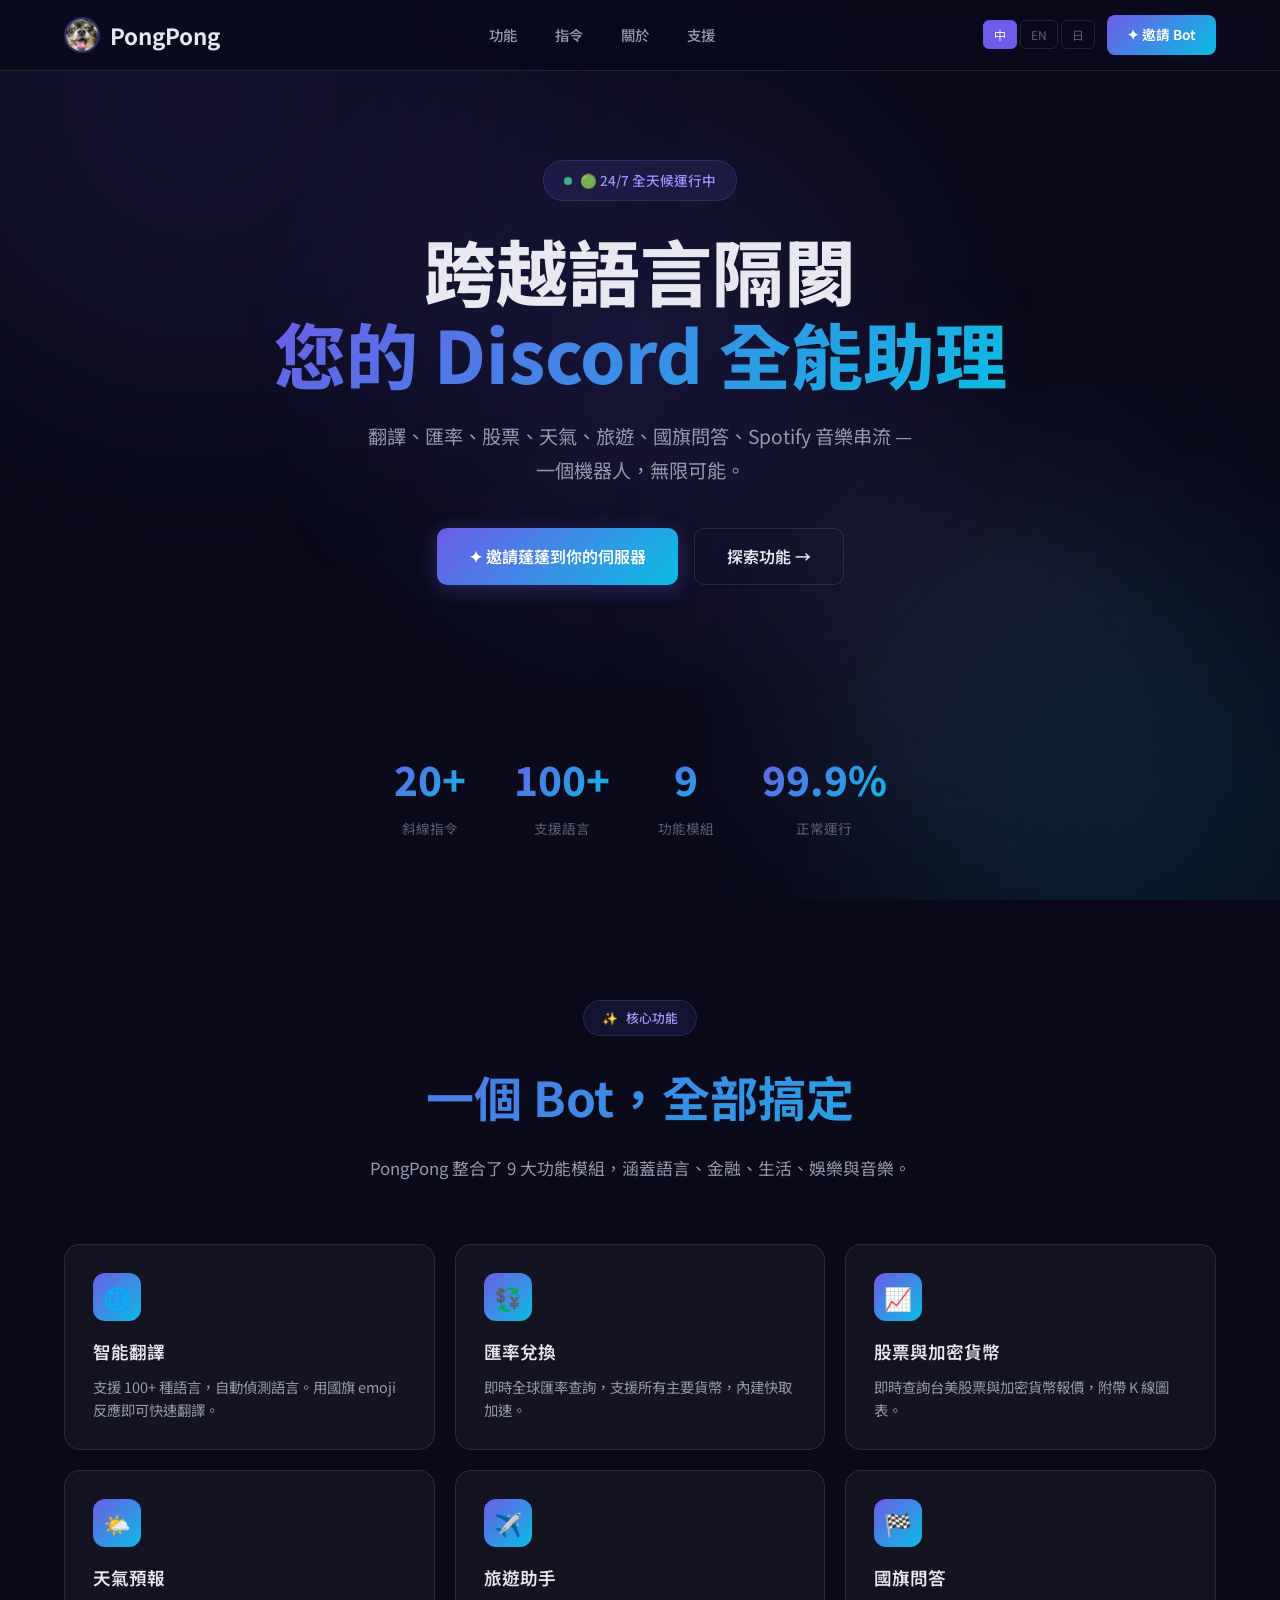
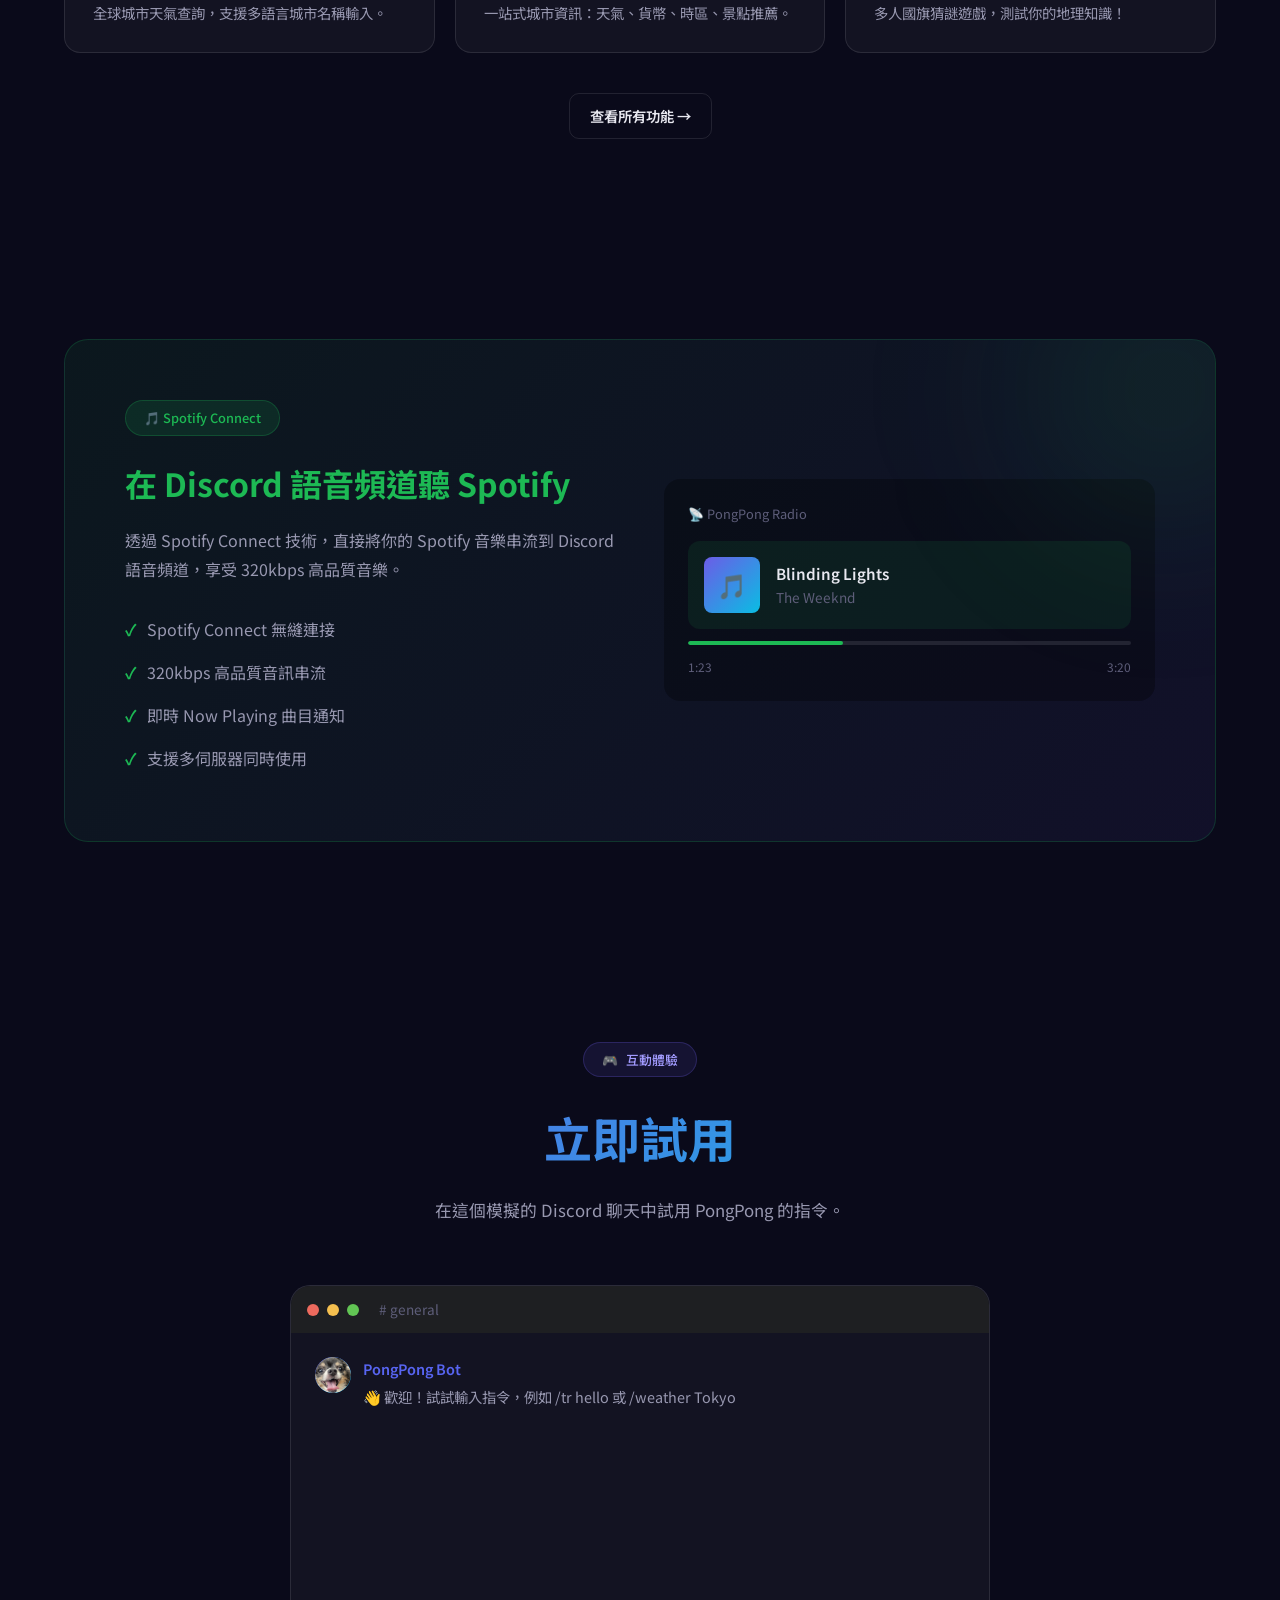
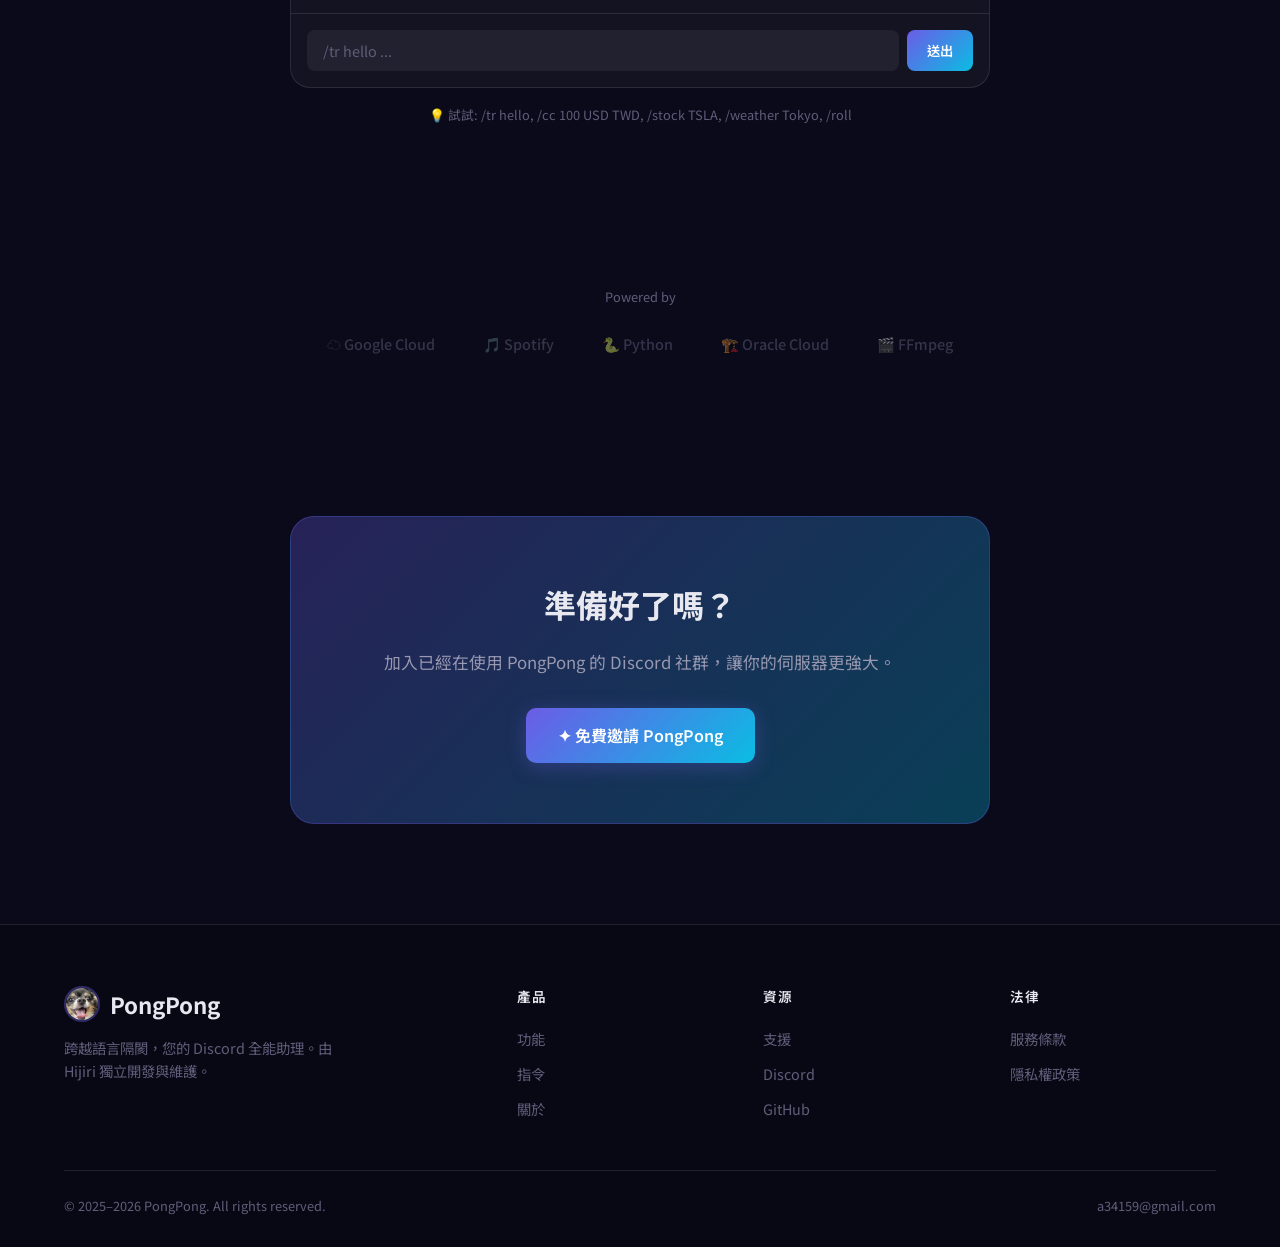
<file: index.html>
<!DOCTYPE html>
<html lang="zh">
<head>
<meta charset="UTF-8">
<meta name="viewport" content="width=device-width, initial-scale=1.0">
<title>PongPong — 您的 Discord 全能助理</title>
<meta name="description" content="PongPong — 跨越語言隔閡的 Discord 多功能機器人。翻譯、匯率、股票、天氣、旅遊、國旗問答、Spotify Connect。">
<meta property="og:title" content="PongPong — Your Discord Assistant">
<meta property="og:description" content="跨越語言隔閡，您的 Discord 全能助理！">
<meta property="og:type" content="website">
<meta property="og:image" content="images/pongpongicon.jpg">
<link rel="icon" type="image/jpeg" href="images/pongpongicon.jpg">
<meta name="theme-color" content="#0a0a1a">
<link rel="preconnect" href="https://fonts.googleapis.com">
<link rel="preconnect" href="https://fonts.gstatic.com" crossorigin>
<link href="https://fonts.googleapis.com/css2?family=Inter:wght@300;400;500;600;700;800&family=JetBrains+Mono:wght@400&family=Noto+Sans+TC:wght@400;500;700&family=Noto+Sans+JP:wght@400;700&display=swap" rel="stylesheet">
<link rel="stylesheet" href="css/shared.css">
<style>
/* ── Hero ── */
.hero { padding: 160px 0 100px; text-align: center; position: relative; overflow: hidden; }
.hero-glow {
  position: absolute; top: 50%; left: 50%; transform: translate(-50%, -50%);
  width: 800px; height: 800px; border-radius: 50%;
  background: radial-gradient(circle, rgba(108,92,231,0.15) 0%, transparent 70%);
  pointer-events: none; animation: heroGlow 8s ease-in-out infinite alternate;
}
@keyframes heroGlow {
  0% { opacity: 0.6; transform: translate(-50%, -50%) scale(1); }
  100% { opacity: 1; transform: translate(-50%, -50%) scale(1.15); }
}
.hero-badge {
  display: inline-flex; align-items: center; gap: 8px;
  padding: 8px 20px; border-radius: 50px; font-size: 0.85rem; font-weight: 500;
  background: rgba(108,92,231,0.12); border: 1px solid rgba(108,92,231,0.25);
  color: var(--accent-3); margin-bottom: 28px;
  animation: fadeInUp 0.8s ease-out;
}
.hero-badge .pulse {
  width: 8px; height: 8px; border-radius: 50%; background: #43b581;
  animation: pulse 2s ease-in-out infinite;
}
@keyframes pulse { 0%,100% { opacity: 1; } 50% { opacity: 0.4; } }
.hero h1 {
  font-size: clamp(2.8rem, 6vw, 4.5rem); font-weight: 800;
  line-height: 1.15; margin-bottom: 24px;
  animation: fadeInUp 0.8s ease-out 0.1s both;
}
.hero h1 .gradient {
  background: var(--gradient-main);
  -webkit-background-clip: text; -webkit-text-fill-color: transparent; background-clip: text;
}
.hero .hero-desc {
  color: var(--text-secondary); font-size: 1.2rem; max-width: 560px;
  margin: 0 auto 40px; line-height: 1.8;
  animation: fadeInUp 0.8s ease-out 0.2s both;
}
.hero-actions {
  display: flex; gap: 16px; justify-content: center; flex-wrap: wrap;
  animation: fadeInUp 0.8s ease-out 0.3s both;
}
@keyframes fadeInUp {
  from { opacity: 0; transform: translateY(20px); }
  to { opacity: 1; transform: translateY(0); }
}

/* ── Stats ── */
.stats-bar {
  display: flex; justify-content: center; gap: 48px; padding: 60px 0;
  flex-wrap: wrap;
}
.stat-item { text-align: center; }
.stat-value {
  font-size: 2.5rem; font-weight: 800;
  background: var(--gradient-main);
  -webkit-background-clip: text; -webkit-text-fill-color: transparent; background-clip: text;
}
.stat-label { color: var(--text-muted); font-size: 0.85rem; margin-top: 4px; }

/* ── Features Grid ── */
.features-grid {
  display: grid; grid-template-columns: repeat(3, 1fr); gap: 20px;
}
.feature-card {
  background: var(--bg-card); border: 1px solid var(--bg-glass-border);
  border-radius: var(--radius); padding: 28px; transition: all var(--transition);
  position: relative; overflow: hidden;
}
.feature-card::before {
  content: ''; position: absolute; top: 0; left: 0; right: 0; height: 3px;
  background: var(--gradient-main); opacity: 0; transition: opacity var(--transition);
}
.feature-card:hover { background: var(--bg-card-hover); transform: translateY(-4px); box-shadow: var(--shadow-glow); }
.feature-card:hover::before { opacity: 1; }
.feature-icon {
  width: 48px; height: 48px; border-radius: 12px; display: flex;
  align-items: center; justify-content: center; font-size: 1.4rem;
  background: var(--gradient-main); margin-bottom: 16px;
}
.feature-card h3 { font-size: 1.1rem; font-weight: 600; margin-bottom: 8px; }
.feature-card p { color: var(--text-secondary); font-size: 0.9rem; line-height: 1.6; }

/* ── Spotify Spotlight ── */
.spotify-section { padding: 100px 0; }
.spotify-card {
  background: linear-gradient(135deg, rgba(29,185,84,0.08), rgba(108,92,231,0.08));
  border: 1px solid rgba(29,185,84,0.2); border-radius: 24px;
  padding: 60px; display: grid; grid-template-columns: 1fr 1fr; gap: 48px;
  align-items: center; position: relative; overflow: hidden;
}
.spotify-card::before {
  content: ''; position: absolute; top: -100px; right: -100px;
  width: 300px; height: 300px; border-radius: 50%;
  background: rgba(29,185,84,0.1); filter: blur(80px);
}
.spotify-info h2 { font-size: 2rem; font-weight: 700; margin-bottom: 16px; color: #1DB954; }
.spotify-info p { color: var(--text-secondary); line-height: 1.8; margin-bottom: 24px; }
.spotify-features { list-style: none; }
.spotify-features li {
  padding: 8px 0; color: var(--text-secondary); display: flex; align-items: center; gap: 10px;
}
.spotify-features li::before { content: '✓'; color: #1DB954; font-weight: 700; }
.spotify-visual {
  display: flex; flex-direction: column; gap: 12px;
  background: rgba(0,0,0,0.3); border-radius: var(--radius); padding: 24px;
}
.spotify-np {
  display: flex; align-items: center; gap: 16px;
  background: rgba(29,185,84,0.1); border-radius: 12px; padding: 16px;
}
.spotify-np-art { width: 56px; height: 56px; border-radius: 8px; background: var(--gradient-main); display: flex; align-items: center; justify-content: center; font-size: 1.5rem; }
.spotify-np-info { flex: 1; }
.spotify-np-title { font-weight: 600; font-size: 0.95rem; }
.spotify-np-artist { color: var(--text-muted); font-size: 0.85rem; }
.spotify-bar { height: 4px; background: rgba(255,255,255,0.1); border-radius: 2px; overflow: hidden; }
.spotify-bar-fill { height: 100%; width: 35%; background: #1DB954; border-radius: 2px; animation: spotifyProgress 8s linear infinite; }
@keyframes spotifyProgress { 0% { width: 0; } 100% { width: 100%; } }

/* ── Demo ── */
.demo-section { padding: 100px 0; }
.demo-wrapper {
  background: var(--bg-card); border: 1px solid var(--bg-glass-border);
  border-radius: 20px; overflow: hidden; max-width: 700px; margin: 0 auto;
}
.demo-titlebar {
  background: #1e1f22; padding: 12px 16px; display: flex; align-items: center; gap: 8px;
}
.demo-dot { width: 12px; height: 12px; border-radius: 50%; }
.demo-dot:nth-child(1) { background: #ed6a5e; }
.demo-dot:nth-child(2) { background: #f5bf4f; }
.demo-dot:nth-child(3) { background: #62c554; }
.demo-channel { color: var(--text-muted); font-size: 0.85rem; margin-left: 12px; }
.demo-body { padding: 24px; min-height: 280px; max-height: 360px; overflow-y: auto; }
.demo-msg { display: flex; gap: 12px; margin-bottom: 16px; }
.demo-avatar {
  width: 36px; height: 36px; border-radius: 50%; flex-shrink: 0;
  background: var(--gradient-main); display: flex; align-items: center; justify-content: center;
  color: white; font-size: 0.8rem; font-weight: 700; overflow: hidden;
}
.demo-avatar img { width: 100%; height: 100%; object-fit: cover; border-radius: 50%; }
.demo-content { flex: 1; }
.demo-name { font-weight: 600; font-size: 0.9rem; margin-bottom: 4px; }
.demo-name.bot { color: #5865f2; }
.demo-text { color: var(--text-secondary); font-size: 0.9rem; line-height: 1.5; }
.demo-embed {
  background: rgba(0,0,0,0.2); border-left: 3px solid var(--accent-1);
  border-radius: 4px; padding: 12px; margin-top: 8px; font-size: 0.85rem;
}
.demo-embed-title { font-weight: 600; margin-bottom: 6px; }
.demo-embed-field { color: var(--text-secondary); margin: 3px 0; }
.demo-input-bar {
  display: flex; gap: 8px; padding: 16px; border-top: 1px solid var(--bg-glass-border);
}
.demo-input {
  flex: 1; padding: 10px 16px; border-radius: 8px; border: none;
  background: rgba(255,255,255,0.06); color: var(--text-primary);
  font-family: inherit; font-size: 0.9rem; outline: none;
}
.demo-input::placeholder { color: var(--text-muted); }
.demo-send-btn {
  padding: 10px 20px; border-radius: 8px; border: none;
  background: var(--gradient-main); color: white; font-family: inherit;
  font-weight: 600; cursor: pointer; transition: all var(--transition);
}
.demo-send-btn:hover { transform: translateY(-1px); }
.typing-dots { display: flex; gap: 4px; }
.typing-dots span {
  width: 6px; height: 6px; border-radius: 50%; background: var(--text-muted);
  animation: typingBounce 1.4s ease-in-out infinite;
}
.typing-dots span:nth-child(2) { animation-delay: 0.2s; }
.typing-dots span:nth-child(3) { animation-delay: 0.4s; }
@keyframes typingBounce { 0%,60%,100% { transform: translateY(0); } 30% { transform: translateY(-6px); } }

/* ── Powered By ── */
.powered-section { padding: 60px 0; }
.powered-grid {
  display: flex; justify-content: center; gap: 48px; flex-wrap: wrap;
  align-items: center; opacity: 0.5; transition: opacity var(--transition);
}
.powered-grid:hover { opacity: 0.8; }
.powered-item {
  color: var(--text-muted); font-size: 0.9rem; display: flex;
  align-items: center; gap: 8px; font-weight: 500;
}

/* ── CTA ── */
.cta-section { padding: 100px 0; text-align: center; }
.cta-card {
  background: var(--gradient-glow); border: 1px solid rgba(108,92,231,0.3);
  border-radius: 24px; padding: 60px 40px; max-width: 700px; margin: 0 auto;
}
.cta-card h2 { font-size: 2rem; font-weight: 700; margin-bottom: 16px; }
.cta-card p { color: var(--text-secondary); margin-bottom: 32px; font-size: 1.05rem; }

/* ── Responsive ── */
@media (max-width: 768px) {
  .hero { padding: 120px 0 60px; }
  .hero h1 { font-size: 2.2rem; }
  .features-grid { grid-template-columns: 1fr; }
  .spotify-card { grid-template-columns: 1fr; padding: 32px; }
  .stats-bar { gap: 24px; }
  .stat-value { font-size: 1.8rem; }
}
</style>
</head>
<body>

<div class="ambient-bg"><div class="ambient-orb"></div><div class="ambient-orb"></div><div class="ambient-orb"></div></div>

<nav class="navbar" id="site-nav"></nav>

<!-- ── Hero ── -->
<section class="hero">
  <div class="hero-glow"></div>
  <div class="container">
    <div class="hero-badge"><span class="pulse"></span> <span data-i18n="hero_status">🟢 24/7 全天候運行中</span></div>
    <h1><span data-i18n="hero_title_1">跨越語言隔閡</span><br><span class="gradient" data-i18n="hero_title_2">您的 Discord 全能助理</span></h1>
    <p class="hero-desc" data-i18n="hero_desc">翻譯、匯率、股票、天氣、旅遊、國旗問答、Spotify 音樂串流 — 一個機器人，無限可能。</p>
    <div class="hero-actions">
      <a href="https://discord.com/oauth2/authorize?client_id=1303657098498977812&permissions=1194000&integration_type=0&scope=bot+applications.commands" target="_blank" rel="noopener" class="btn btn-primary" data-i18n="hero_cta">✦ 邀請蓬蓬到你的伺服器</a>
      <a href="features.html" class="btn btn-outline" data-i18n="hero_explore">探索功能 →</a>
    </div>
  </div>
</section>

<!-- ── Stats ── -->
<div class="stats-bar reveal">
  <div class="stat-item"><div class="stat-value" data-i18n="stat_cmds">20+</div><div class="stat-label" data-i18n="stat_cmds_l">斜線指令</div></div>
  <div class="stat-item"><div class="stat-value" data-i18n="stat_langs">100+</div><div class="stat-label" data-i18n="stat_langs_l">支援語言</div></div>
  <div class="stat-item"><div class="stat-value" data-i18n="stat_mods">9</div><div class="stat-label" data-i18n="stat_mods_l">功能模組</div></div>
  <div class="stat-item"><div class="stat-value" data-i18n="stat_uptime">99.9%</div><div class="stat-label" data-i18n="stat_uptime_l">正常運行</div></div>
</div>

<!-- ── Features ── -->
<section id="features">
  <div class="container">
    <div class="section-header">
      <div class="section-badge">✨ <span data-i18n="feat_badge">核心功能</span></div>
      <h2 class="section-title" data-i18n="feat_title">一個 Bot，全部搞定</h2>
      <p class="section-subtitle" data-i18n="feat_subtitle">PongPong 整合了 9 大功能模組，涵蓋語言、金融、生活、娛樂與音樂。</p>
    </div>
    <div class="features-grid">
      <div class="feature-card reveal"><div class="feature-icon">🌐</div><h3 data-i18n="f1_t">智能翻譯</h3><p data-i18n="f1_d">支援 100+ 種語言，自動偵測語言。用國旗 emoji 反應即可快速翻譯。</p></div>
      <div class="feature-card reveal reveal-delay-1"><div class="feature-icon">💱</div><h3 data-i18n="f2_t">匯率兌換</h3><p data-i18n="f2_d">即時全球匯率查詢，支援所有主要貨幣，內建快取加速。</p></div>
      <div class="feature-card reveal reveal-delay-2"><div class="feature-icon">📈</div><h3 data-i18n="f3_t">股票與加密貨幣</h3><p data-i18n="f3_d">即時查詢台美股票與加密貨幣報價，附帶 K 線圖表。</p></div>
      <div class="feature-card reveal reveal-delay-1"><div class="feature-icon">🌤️</div><h3 data-i18n="f4_t">天氣預報</h3><p data-i18n="f4_d">全球城市天氣查詢，支援多語言城市名稱輸入。</p></div>
      <div class="feature-card reveal reveal-delay-2"><div class="feature-icon">✈️</div><h3 data-i18n="f5_t">旅遊助手</h3><p data-i18n="f5_d">一站式城市資訊：天氣、貨幣、時區、景點推薦。</p></div>
      <div class="feature-card reveal reveal-delay-3"><div class="feature-icon">🏁</div><h3 data-i18n="f6_t">國旗問答</h3><p data-i18n="f6_d">多人國旗猜謎遊戲，測試你的地理知識！</p></div>
    </div>
    <div style="text-align:center; margin-top:40px;" class="reveal">
      <a href="features.html" class="btn btn-outline btn-sm" data-i18n="feat_more">查看所有功能 →</a>
    </div>
  </div>
</section>

<!-- ── Spotify Spotlight ── -->
<section class="spotify-section">
  <div class="container">
    <div class="spotify-card reveal">
      <div class="spotify-info">
        <div class="section-badge" style="background:rgba(29,185,84,0.12); border-color:rgba(29,185,84,0.25); color:#1DB954;">🎵 Spotify Connect</div>
        <h2 data-i18n="sp_title">在 Discord 語音頻道聽 Spotify</h2>
        <p data-i18n="sp_desc">透過 Spotify Connect 技術，直接將你的 Spotify 音樂串流到 Discord 語音頻道，享受 320kbps 高品質音樂。</p>
        <ul class="spotify-features">
          <li data-i18n="sp_f1">Spotify Connect 無縫連接</li>
          <li data-i18n="sp_f2">320kbps 高品質音訊串流</li>
          <li data-i18n="sp_f3">即時 Now Playing 曲目通知</li>
          <li data-i18n="sp_f4">支援多伺服器同時使用</li>
        </ul>
      </div>
      <div class="spotify-visual">
        <div style="color:var(--text-muted); font-size:0.8rem; margin-bottom:4px;">📡 PongPong Radio</div>
        <div class="spotify-np">
          <div class="spotify-np-art">🎵</div>
          <div class="spotify-np-info">
            <div class="spotify-np-title">Blinding Lights</div>
            <div class="spotify-np-artist">The Weeknd</div>
          </div>
        </div>
        <div class="spotify-bar"><div class="spotify-bar-fill"></div></div>
        <div style="display:flex; justify-content:space-between; color:var(--text-muted); font-size:0.75rem;"><span>1:23</span><span>3:20</span></div>
      </div>
    </div>
  </div>
</section>

<!-- ── Demo ── -->
<section class="demo-section">
  <div class="container">
    <div class="section-header">
      <div class="section-badge">🎮 <span data-i18n="demo_badge">互動體驗</span></div>
      <h2 class="section-title" data-i18n="demo_title">立即試用</h2>
      <p class="section-subtitle" data-i18n="demo_subtitle">在這個模擬的 Discord 聊天中試用 PongPong 的指令。</p>
    </div>
    <div class="demo-wrapper reveal">
      <div class="demo-titlebar">
        <span class="demo-dot"></span><span class="demo-dot"></span><span class="demo-dot"></span>
        <span class="demo-channel"># general</span>
      </div>
      <div class="demo-body" id="demoBody">
        <div class="demo-msg">
          <div class="demo-avatar"><img src="images/pongpongicon.jpg" alt="Bot"></div>
          <div class="demo-content">
            <div class="demo-name bot">PongPong Bot</div>
            <div class="demo-text" data-i18n="demo_welcome">👋 歡迎！試試輸入指令，例如 /tr hello 或 /weather Tokyo</div>
          </div>
        </div>
      </div>
      <div class="demo-input-bar">
        <input type="text" class="demo-input" id="demoInput" placeholder="/tr hello ..." data-i18n-placeholder="demo_placeholder">
        <button class="demo-send-btn" id="demoSend" data-i18n="demo_send">送出</button>
      </div>
    </div>
    <p style="text-align:center; color:var(--text-muted); font-size:0.8rem; margin-top:16px;" data-i18n="demo_hint">💡 試試: /tr hello, /cc 100 USD TWD, /stock TSLA, /weather Tokyo, /roll</p>
  </div>
</section>

<!-- ── Powered By ── -->
<section class="powered-section">
  <div class="container">
    <p style="text-align:center; color:var(--text-muted); font-size:0.8rem; margin-bottom:24px;" data-i18n="powered_by">Powered by</p>
    <div class="powered-grid">
      <div class="powered-item">☁️ Google Cloud</div>
      <div class="powered-item">🎵 Spotify</div>
      <div class="powered-item">🐍 Python</div>
      <div class="powered-item">🏗️ Oracle Cloud</div>
      <div class="powered-item">🎬 FFmpeg</div>
    </div>
  </div>
</section>

<!-- ── CTA ── -->
<section class="cta-section">
  <div class="container">
    <div class="cta-card reveal">
      <h2 data-i18n="cta_title">準備好了嗎？</h2>
      <p data-i18n="cta_desc">加入已經在使用 PongPong 的 Discord 社群，讓你的伺服器更強大。</p>
      <a href="https://discord.com/oauth2/authorize?client_id=1303657098498977812&permissions=1194000&integration_type=0&scope=bot+applications.commands" target="_blank" rel="noopener" class="btn btn-primary" data-i18n="cta_btn">✦ 免費邀請 PongPong</a>
    </div>
  </div>
</section>

<footer class="site-footer" id="site-footer"></footer>
<button class="back-to-top" id="backToTop" onclick="window.scrollTo({top:0,behavior:'smooth'})">↑</button>

<script src="js/shared.js"></script>
<script>
window.pageTitles = {
  zh: 'PongPong — 您的 Discord 全能助理',
  en: 'PongPong — Your All-in-One Discord Bot',
  ja: 'PongPong — Discord 多機能アシスタント'
};
window.pageI18n = {
  zh: {
    hero_status:'🟢 24/7 全天候運行中', hero_title_1:'跨越語言隔閡', hero_title_2:'您的 Discord 全能助理',
    hero_desc:'翻譯、匯率、股票、天氣、旅遊、國旗問答、Spotify 音樂串流 — 一個機器人，無限可能。',
    hero_cta:'✦ 邀請蓬蓬到你的伺服器', hero_explore:'探索功能 →',
    stat_cmds:'20+', stat_cmds_l:'斜線指令', stat_langs:'100+', stat_langs_l:'支援語言',
    stat_mods:'9', stat_mods_l:'功能模組', stat_uptime:'99.9%', stat_uptime_l:'正常運行',
    feat_badge:'核心功能', feat_title:'一個 Bot，全部搞定',
    feat_subtitle:'PongPong 整合了 9 大功能模組，涵蓋語言、金融、生活、娛樂與音樂。',
    f1_t:'智能翻譯', f1_d:'支援 100+ 種語言，自動偵測語言。用國旗 emoji 反應即可快速翻譯。',
    f2_t:'匯率兌換', f2_d:'即時全球匯率查詢，支援所有主要貨幣，內建快取加速。',
    f3_t:'股票與加密貨幣', f3_d:'即時查詢台美股票與加密貨幣報價，附帶 K 線圖表。',
    f4_t:'天氣預報', f4_d:'全球城市天氣查詢，支援多語言城市名稱輸入。',
    f5_t:'旅遊助手', f5_d:'一站式城市資訊：天氣、貨幣、時區、景點推薦。',
    f6_t:'國旗問答', f6_d:'多人國旗猜謎遊戲，測試你的地理知識！',
    feat_more:'查看所有功能 →',
    sp_title:'在 Discord 語音頻道聽 Spotify', sp_desc:'透過 Spotify Connect 技術，直接將你的 Spotify 音樂串流到 Discord 語音頻道，享受 320kbps 高品質音樂。',
    sp_f1:'Spotify Connect 無縫連接', sp_f2:'320kbps 高品質音訊串流', sp_f3:'即時 Now Playing 曲目通知', sp_f4:'支援多伺服器同時使用',
    demo_badge:'互動體驗', demo_title:'立即試用', demo_subtitle:'在這個模擬的 Discord 聊天中試用 PongPong 的指令。',
    demo_welcome:'👋 歡迎！試試輸入指令，例如 /tr hello 或 /weather Tokyo', demo_send:'送出',
    demo_hint:'💡 試試: /tr hello, /cc 100 USD TWD, /stock TSLA, /weather Tokyo, /roll',
    powered_by:'Powered by',
    cta_title:'準備好了嗎？', cta_desc:'加入已經在使用 PongPong 的 Discord 社群，讓你的伺服器更強大。', cta_btn:'✦ 免費邀請 PongPong',
  },
  en: {
    hero_status:'🟢 Running 24/7', hero_title_1:'Break Language Barriers', hero_title_2:'Your All-in-One Discord Bot',
    hero_desc:'Translation, currency, stocks, weather, travel, flag quiz, Spotify streaming — one bot, unlimited possibilities.',
    hero_cta:'✦ Invite PongPong to Your Server', hero_explore:'Explore Features →',
    stat_cmds:'20+', stat_cmds_l:'Slash Commands', stat_langs:'100+', stat_langs_l:'Languages',
    stat_mods:'9', stat_mods_l:'Modules', stat_uptime:'99.9%', stat_uptime_l:'Uptime',
    feat_badge:'Core Features', feat_title:'One Bot. Everything Covered.',
    feat_subtitle:'PongPong integrates 9 feature modules spanning language, finance, lifestyle, entertainment, and music.',
    f1_t:'Smart Translation', f1_d:'100+ languages with auto-detection. React with flag emojis for instant translation.',
    f2_t:'Currency Exchange', f2_d:'Real-time global exchange rates for all major currencies with built-in caching.',
    f3_t:'Stocks & Crypto', f3_d:'Live Taiwan/US stock and cryptocurrency quotes with chart visualization.',
    f4_t:'Weather Forecast', f4_d:'Global weather queries with multilingual city name support.',
    f5_t:'Travel Assistant', f5_d:'All-in-one city info: weather, currency, timezone, and attraction recommendations.',
    f6_t:'Flag Quiz', f6_d:'Multiplayer flag guessing game. Test your geography knowledge!',
    feat_more:'View All Features →',
    sp_title:'Listen to Spotify in Discord Voice', sp_desc:'Stream your Spotify music directly to Discord voice channels via Spotify Connect technology. Enjoy 320kbps high-quality audio.',
    sp_f1:'Seamless Spotify Connect', sp_f2:'320kbps high-quality audio', sp_f3:'Real-time Now Playing notifications', sp_f4:'Multi-server support',
    demo_badge:'Interactive', demo_title:'Try It Now', demo_subtitle:'Test PongPong\'s commands in this simulated Discord chat.',
    demo_welcome:'👋 Welcome! Try a command like /tr hello or /weather Tokyo', demo_send:'Send',
    demo_hint:'💡 Try: /tr hello, /cc 100 USD TWD, /stock TSLA, /weather Tokyo, /roll',
    powered_by:'Powered by',
    cta_title:'Ready to Get Started?', cta_desc:'Join the Discord communities already using PongPong.', cta_btn:'✦ Invite PongPong Free',
  },
  ja: {
    hero_status:'🟢 24時間稼働中', hero_title_1:'言語の壁を越える', hero_title_2:'Discord 多機能アシスタント',
    hero_desc:'翻訳、為替、株式、天気、旅行、国旗クイズ、Spotifyストリーミング — 1つのBotで無限の可能性。',
    hero_cta:'✦ PongPongを招待する', hero_explore:'機能を探る →',
    stat_cmds:'20+', stat_cmds_l:'スラッシュコマンド', stat_langs:'100+', stat_langs_l:'対応言語',
    stat_mods:'9', stat_mods_l:'機能モジュール', stat_uptime:'99.9%', stat_uptime_l:'稼働率',
    feat_badge:'主要機能', feat_title:'1つのBotで、すべてをカバー',
    feat_subtitle:'PongPongは言語、金融、ライフスタイル、エンタメ、音楽の9つの機能モジュールを統合。',
    f1_t:'スマート翻訳', f1_d:'100以上の言語を自動検出。国旗絵文字リアクションで即座に翻訳。',
    f2_t:'為替レート', f2_d:'主要通貨のリアルタイム為替レート。キャッシュ内蔵で高速。',
    f3_t:'株式・暗号通貨', f3_d:'台湾・米国株式と暗号通貨のリアルタイム相場とチャート。',
    f4_t:'天気予報', f4_d:'多言語の都市名に対応した世界の天気予報。',
    f5_t:'旅行アシスタント', f5_d:'天気、通貨、タイムゾーン、観光スポットのオールインワン情報。',
    f6_t:'国旗クイズ', f6_d:'マルチプレイヤーの国旗当てゲーム。地理知識をテスト！',
    feat_more:'すべての機能を見る →',
    sp_title:'DiscordボイスチャンネルでSpotifyを聴く', sp_desc:'Spotify Connect技術でDiscordボイスチャンネルに直接音楽をストリーミング。320kbpsの高品質オーディオ。',
    sp_f1:'Spotify Connectシームレス接続', sp_f2:'320kbps高品質オーディオ', sp_f3:'Now Playing通知', sp_f4:'複数サーバー対応',
    demo_badge:'インタラクティブ', demo_title:'今すぐ試す', demo_subtitle:'模擬Discordチャットでコマンドを試してみましょう。',
    demo_welcome:'👋 ようこそ！/tr hello や /weather Tokyo などのコマンドを試してみてください', demo_send:'送信',
    demo_hint:'💡 試す: /tr hello, /cc 100 USD TWD, /stock TSLA, /weather Tokyo, /roll',
    powered_by:'Powered by',
    cta_title:'準備はできましたか？', cta_desc:'PongPongを使っているDiscordコミュニティに参加しましょう。', cta_btn:'✦ PongPongを無料で招待',
  }
};

initShared('home');

// ── Interactive Demo ──
(function() {
  const body = document.getElementById('demoBody');
  const input = document.getElementById('demoInput');
  const send = document.getElementById('demoSend');

  function addUser(text) {
    const d = document.createElement('div'); d.className = 'demo-msg';
    d.innerHTML = `<div class="demo-avatar" style="background:#5865f2;">U</div><div class="demo-content"><div class="demo-name">You</div><div class="demo-text">${esc(text)}</div></div>`;
    body.appendChild(d); body.scrollTop = body.scrollHeight;
  }
  function addBot(html) {
    const d = document.createElement('div'); d.className = 'demo-msg';
    d.innerHTML = `<div class="demo-avatar"><img src="images/pongpongicon.jpg" alt="Bot"></div><div class="demo-content"><div class="demo-name bot">PongPong Bot</div><div class="demo-text">${html}</div></div>`;
    body.appendChild(d); body.scrollTop = body.scrollHeight;
  }
  function esc(t) { const d = document.createElement('div'); d.textContent = t; return d.innerHTML; }

  function handle(cmd) {
    const text = cmd.trim(); if (!text) return;
    addUser(text); input.value = '';
    // Typing indicator
    const typing = document.createElement('div'); typing.className = 'demo-msg';
    typing.innerHTML = `<div class="demo-avatar"><img src="images/pongpongicon.jpg" alt="Bot"></div><div class="demo-content"><div class="typing-dots"><span></span><span></span><span></span></div></div>`;
    body.appendChild(typing); body.scrollTop = body.scrollHeight;

    setTimeout(() => {
      typing.remove();
      const l = text.toLowerCase();
      if (l.startsWith('/tr ')) {
        const c = text.slice(4).trim();
        const map = {hello:'你好',hi:'嗨','good morning':'早安','thank you':'謝謝','i love you':'我愛你'};
        addBot(`<div class="demo-embed" style="border-color:#43b581"><div class="demo-embed-title">🌐 Translation</div><div class="demo-embed-field"><b>Original:</b> ${esc(c)}</div><div class="demo-embed-field"><b>→ 繁體中文:</b> ${map[c.toLowerCase()]||'（翻譯結果）'}</div></div>`);
      } else if (l.startsWith('/cc ')) {
        const p = text.slice(4).trim().split(/\s+/); const amt=p[0]||'100'; const f=(p[1]||'USD').toUpperCase(); const t=(p[2]||'TWD').toUpperCase();
        const r={'USDTWD':31.2,'USDJPY':149.8,'USDEUR':0.92}; const rate=r[f+t]||31.2;
        addBot(`<div class="demo-embed" style="border-color:#f1c40f"><div class="demo-embed-title">💱 Currency</div><div class="demo-embed-field"><b>${amt} ${f}</b> → <b>${(parseFloat(amt)*rate).toFixed(2)} ${t}</b></div><div class="demo-embed-field">Rate: 1 ${f} = ${rate} ${t}</div></div>`);
      } else if (l.startsWith('/stock ')) {
        const s = text.slice(7).trim().toUpperCase();
        const st={'TSLA':{p:'178.32',c:'+3.21%',n:'Tesla'},'AAPL':{p:'195.71',c:'+1.05%',n:'Apple'},'BTC':{p:'67,842',c:'+2.15%',n:'Bitcoin'}};
        const d = st[s]||{p:'142.50',c:'+0.85%',n:s}; const clr = d.c.startsWith('+')?'#43b581':'#f04747';
        addBot(`<div class="demo-embed" style="border-color:${clr}"><div class="demo-embed-title">📈 ${d.n}</div><div class="demo-embed-field"><b>Price:</b> $${d.p}</div><div class="demo-embed-field"><b>Change:</b> <span style="color:${clr}">${d.c}</span></div></div>`);
      } else if (l.startsWith('/weather ')) {
        const c = text.slice(9).trim();
        const w={'tokyo':{t:'22°C',w:'☀️ Sunny',c:'Tokyo'},'taipei':{t:'28°C',w:'⛅ Partly Cloudy',c:'Taipei'}};
        const d = w[c.toLowerCase()]||{t:'20°C',w:'⛅',c:c};
        addBot(`<div class="demo-embed" style="border-color:#3498db"><div class="demo-embed-title">🌤️ ${esc(d.c)}</div><div class="demo-embed-field"><b>Temp:</b> ${d.t}</div><div class="demo-embed-field"><b>Condition:</b> ${d.w}</div></div>`);
      } else if (l === '/roll') {
        const r = Math.floor(Math.random()*6)+1;
        addBot(`🎲 ${'⚀⚁⚂⚃⚄⚅'[r-1]} You rolled a <b>${r}</b>!`);
      } else {
        addBot('❓ Unknown command. Try: <code>/tr hello</code>, <code>/cc 100 USD TWD</code>, <code>/stock TSLA</code>, <code>/weather Tokyo</code>, <code>/roll</code>');
      }
    }, 700 + Math.random()*500);
  }

  send.addEventListener('click', () => handle(input.value));
  input.addEventListener('keydown', e => { if (e.key === 'Enter') handle(input.value); });
})();
</script>
</body>
</html>
</file>
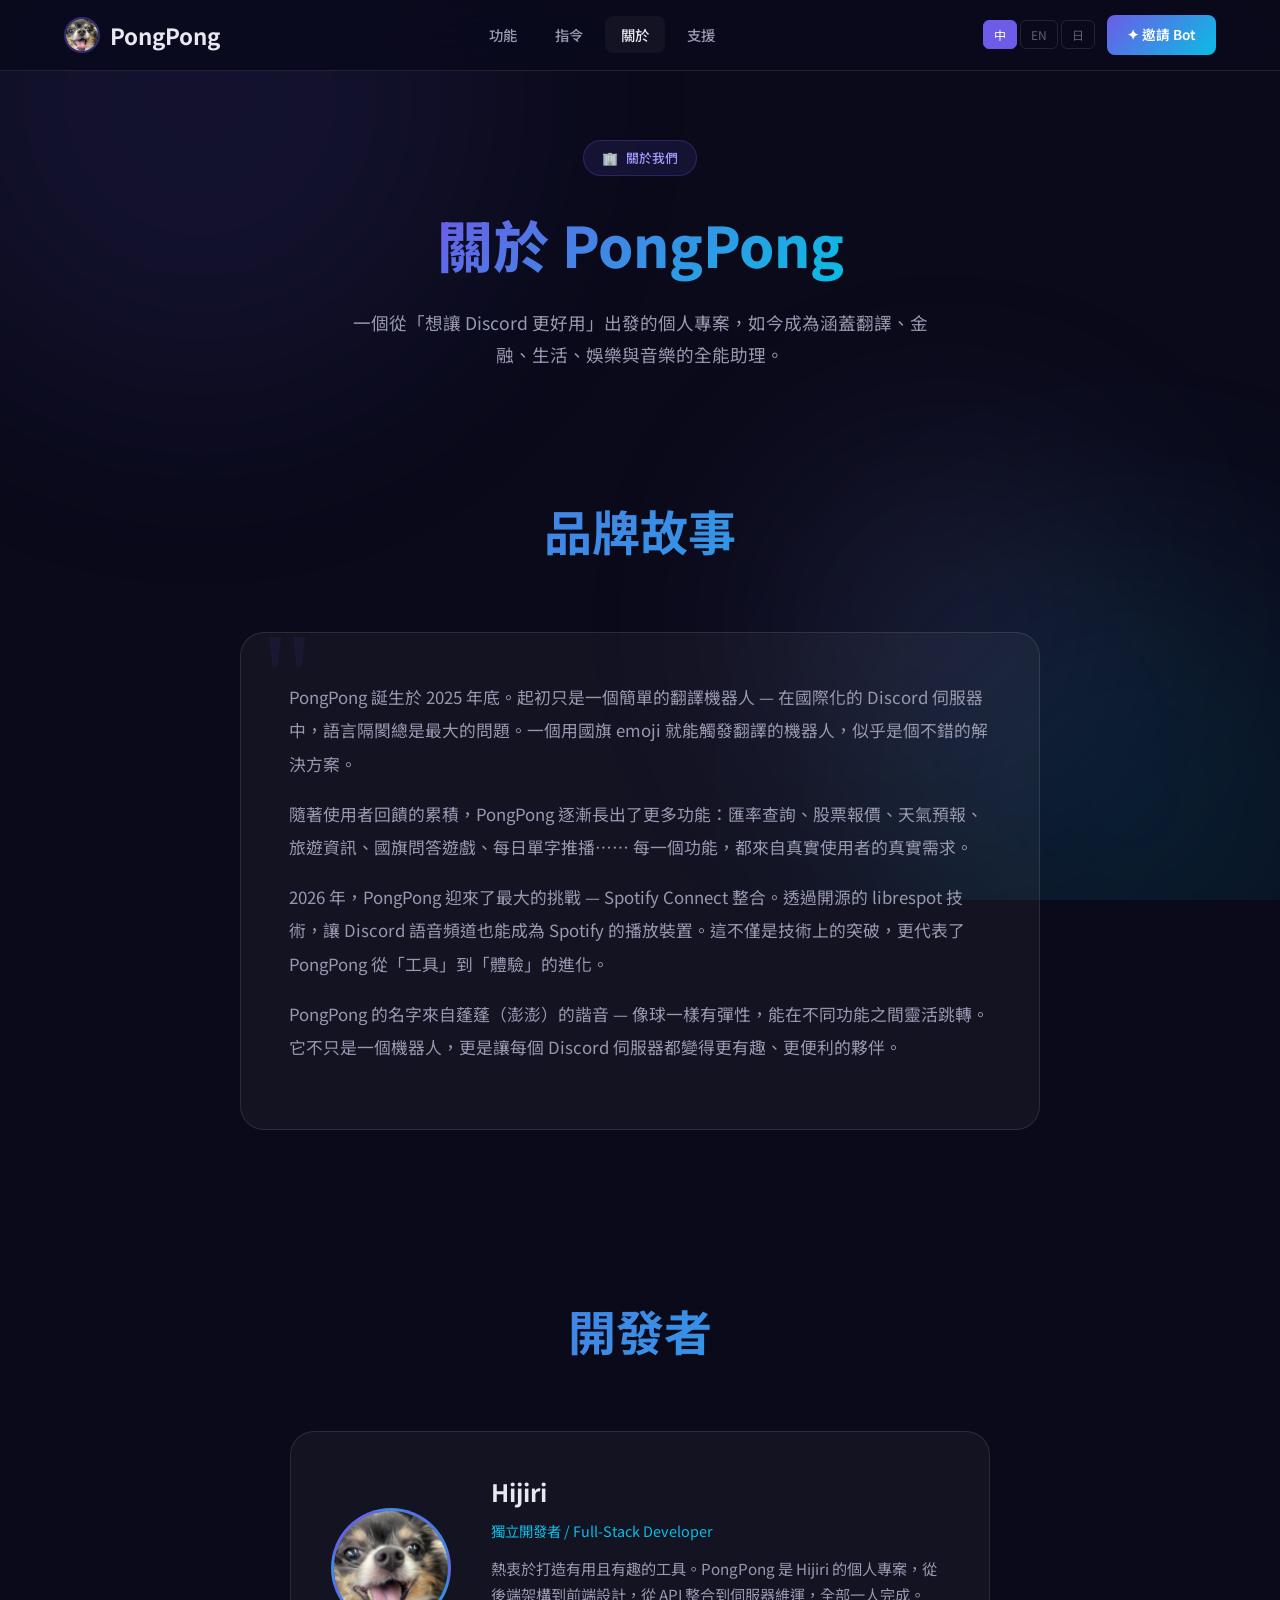
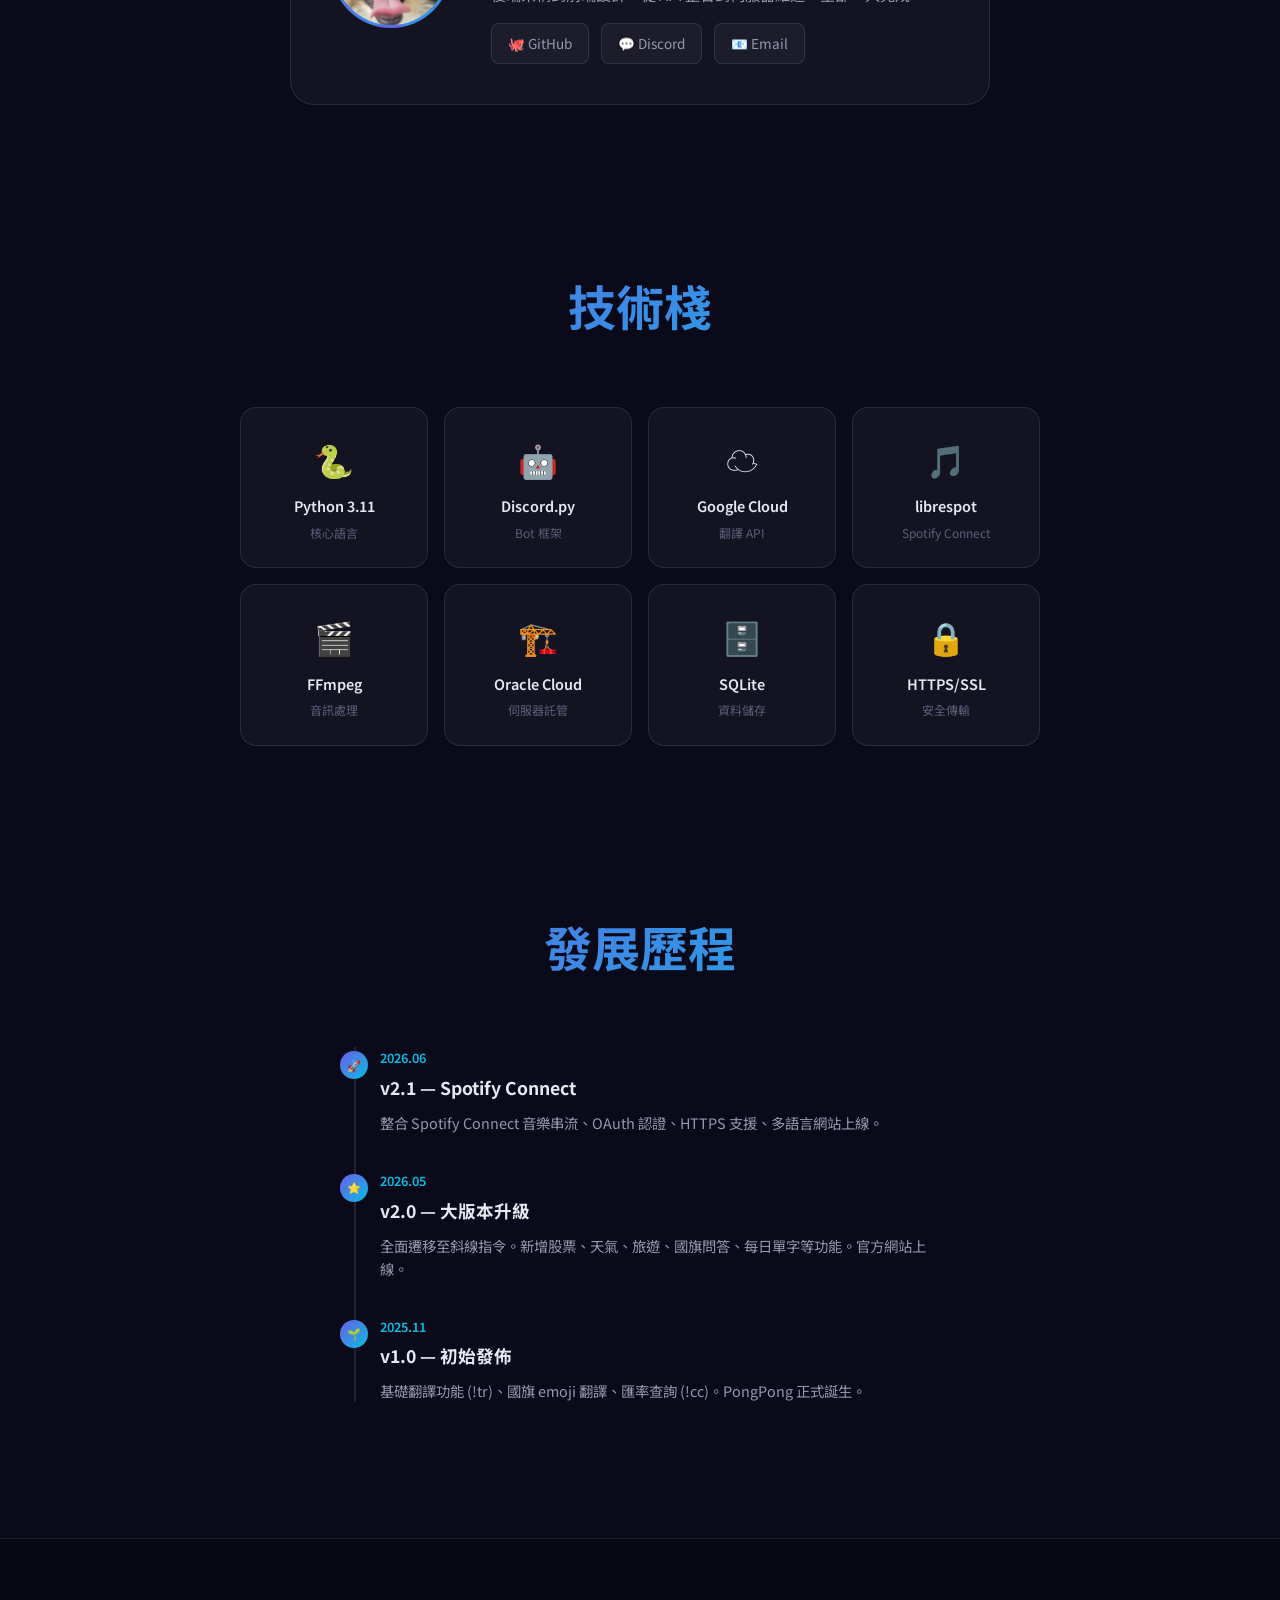
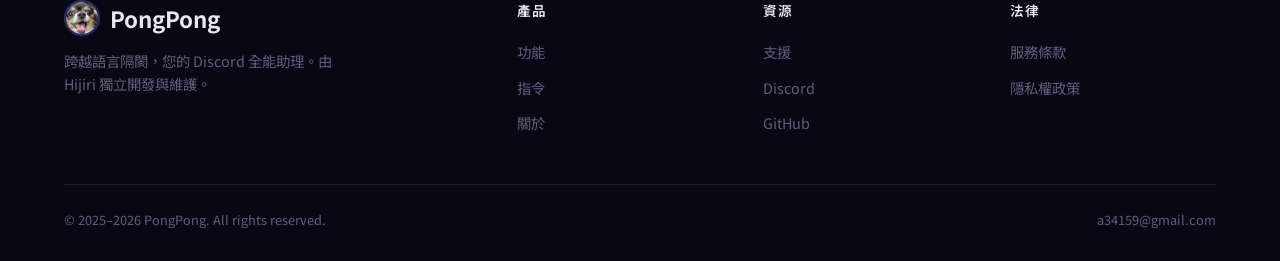
<file: about.html>
<!DOCTYPE html>
<html lang="zh">
<head>
<meta charset="UTF-8">
<meta name="viewport" content="width=device-width, initial-scale=1.0">
<title>關於 — PongPong Bot</title>
<meta name="description" content="關於 PongPong Bot — 品牌故事、開發者介紹與技術棧。">
<link rel="icon" type="image/jpeg" href="images/pongpongicon.jpg">
<meta name="theme-color" content="#0a0a1a">
<link rel="preconnect" href="https://fonts.googleapis.com">
<link rel="preconnect" href="https://fonts.gstatic.com" crossorigin>
<link href="https://fonts.googleapis.com/css2?family=Inter:wght@300;400;500;600;700;800&family=Noto+Sans+TC:wght@400;500;700&family=Noto+Sans+JP:wght@400;700&display=swap" rel="stylesheet">
<link rel="stylesheet" href="css/shared.css">
<style>
.page-hero { padding: 140px 0 60px; text-align: center; }
.page-hero h1 { font-size: clamp(2.2rem,5vw,3.5rem); font-weight: 800; margin-bottom: 16px; }
.page-hero h1 .gradient { background: var(--gradient-main); -webkit-background-clip: text; -webkit-text-fill-color: transparent; background-clip: text; }
.page-hero p { color: var(--text-secondary); font-size: 1.1rem; max-width: 600px; margin: 0 auto; line-height: 1.8; }

/* Story */
.story-section { padding: 60px 0 80px; }
.story-card {
  background: var(--bg-card); border: 1px solid var(--bg-glass-border);
  border-radius: 24px; padding: 48px; max-width: 800px; margin: 0 auto;
  position: relative; overflow: hidden;
}
.story-card::before {
  content: '"'; position: absolute; top: -20px; left: 20px; font-size: 8rem;
  color: rgba(108,92,231,0.08); font-family: serif; line-height: 1;
}
.story-card p { color: var(--text-secondary); line-height: 2; margin-bottom: 16px; font-size: 1.05rem; }

/* Developer */
.dev-section { padding: 80px 0; }
.dev-card {
  display: flex; align-items: center; gap: 40px;
  background: var(--bg-card); border: 1px solid var(--bg-glass-border);
  border-radius: 24px; padding: 40px; max-width: 700px; margin: 0 auto;
}
.dev-avatar {
  width: 120px; height: 120px; border-radius: 50%; flex-shrink: 0;
  background: var(--gradient-main); display: flex; align-items: center; justify-content: center;
  font-size: 3rem; border: 3px solid rgba(108,92,231,0.4);
  overflow: hidden;
}
.dev-avatar img { width: 100%; height: 100%; object-fit: cover; }
.dev-info h3 { font-size: 1.5rem; font-weight: 700; margin-bottom: 6px; }
.dev-info .dev-role { color: var(--accent-2); font-size: 0.9rem; margin-bottom: 12px; }
.dev-info p { color: var(--text-secondary); font-size: 0.95rem; line-height: 1.7; margin-bottom: 16px; }
.dev-links { display: flex; gap: 12px; }
.dev-link {
  padding: 8px 16px; border-radius: 8px; font-size: 0.85rem;
  background: var(--bg-card); border: 1px solid var(--bg-glass-border);
  color: var(--text-secondary); transition: all var(--transition);
}
.dev-link:hover { background: var(--bg-card-hover); color: var(--text-primary); }

/* Tech Stack */
.tech-section { padding: 80px 0; }
.tech-grid {
  display: grid; grid-template-columns: repeat(auto-fit, minmax(160px, 1fr));
  gap: 16px; max-width: 800px; margin: 0 auto;
}
.tech-item {
  background: var(--bg-card); border: 1px solid var(--bg-glass-border);
  border-radius: var(--radius); padding: 24px; text-align: center;
  transition: all var(--transition);
}
.tech-item:hover { transform: translateY(-4px); border-color: rgba(108,92,231,0.3); box-shadow: var(--shadow-glow); }
.tech-icon { font-size: 2rem; margin-bottom: 8px; }
.tech-name { font-weight: 600; font-size: 0.9rem; margin-bottom: 4px; }
.tech-desc { color: var(--text-muted); font-size: 0.75rem; }

/* Timeline */
.timeline-section { padding: 80px 0 100px; }
.timeline { max-width: 600px; margin: 0 auto; position: relative; padding-left: 40px; }
.timeline::before {
  content: ''; position: absolute; left: 14px; top: 0; bottom: 0;
  width: 2px; background: var(--bg-glass-border);
}
.tl-item { position: relative; margin-bottom: 36px; }
.tl-dot {
  position: absolute; left: -40px; top: 4px;
  width: 28px; height: 28px; border-radius: 50%;
  background: var(--gradient-main); display: flex; align-items: center;
  justify-content: center; font-size: 0.7rem; color: white; z-index: 1;
}
.tl-date { color: var(--accent-2); font-size: 0.8rem; font-weight: 600; margin-bottom: 4px; }
.tl-title { font-weight: 700; font-size: 1.1rem; margin-bottom: 8px; }
.tl-desc { color: var(--text-secondary); font-size: 0.9rem; line-height: 1.6; }

@media (max-width: 768px) {
  .dev-card { flex-direction: column; text-align: center; }
  .dev-links { justify-content: center; }
  .story-card { padding: 32px 24px; }
}
</style>
</head>
<body>
<div class="ambient-bg"><div class="ambient-orb"></div><div class="ambient-orb"></div><div class="ambient-orb"></div></div>
<nav class="navbar" id="site-nav"></nav>

<section class="page-hero">
  <div class="container">
    <div class="section-badge">🏢 <span data-i18n="page_badge">關於我們</span></div>
    <h1><span class="gradient" data-i18n="page_title">關於 PongPong</span></h1>
    <p data-i18n="page_desc">一個從「想讓 Discord 更好用」出發的個人專案，如今成為涵蓋翻譯、金融、生活、娛樂與音樂的全能助理。</p>
  </div>
</section>

<!-- Story -->
<section class="story-section">
  <div class="container">
    <div class="section-header"><h2 class="section-title" data-i18n="story_title">品牌故事</h2></div>
    <div class="story-card reveal">
      <p data-i18n="story_1">PongPong 誕生於 2025 年底。起初只是一個簡單的翻譯機器人 — 在國際化的 Discord 伺服器中，語言隔閡總是最大的問題。一個用國旗 emoji 就能觸發翻譯的機器人，似乎是個不錯的解決方案。</p>
      <p data-i18n="story_2">隨著使用者回饋的累積，PongPong 逐漸長出了更多功能：匯率查詢、股票報價、天氣預報、旅遊資訊、國旗問答遊戲、每日單字推播…… 每一個功能，都來自真實使用者的真實需求。</p>
      <p data-i18n="story_3">2026 年，PongPong 迎來了最大的挑戰 — Spotify Connect 整合。透過開源的 librespot 技術，讓 Discord 語音頻道也能成為 Spotify 的播放裝置。這不僅是技術上的突破，更代表了 PongPong 從「工具」到「體驗」的進化。</p>
      <p data-i18n="story_4">PongPong 的名字來自蓬蓬（澎澎）的諧音 — 像球一樣有彈性，能在不同功能之間靈活跳轉。它不只是一個機器人，更是讓每個 Discord 伺服器都變得更有趣、更便利的夥伴。</p>
    </div>
  </div>
</section>

<!-- Developer -->
<section class="dev-section">
  <div class="container">
    <div class="section-header"><h2 class="section-title" data-i18n="dev_title">開發者</h2></div>
    <div class="dev-card reveal">
      <div class="dev-avatar"><img src="images/pongpongicon.jpg" alt="Hijiri"></div>
      <div class="dev-info">
        <h3>Hijiri</h3>
        <div class="dev-role" data-i18n="dev_role">獨立開發者 / Full-Stack Developer</div>
        <p data-i18n="dev_bio">熱衷於打造有用且有趣的工具。PongPong 是 Hijiri 的個人專案，從後端架構到前端設計，從 API 整合到伺服器維運，全部一人完成。</p>
        <div class="dev-links">
          <a href="https://github.com/james8976" target="_blank" rel="noopener" class="dev-link">🐙 GitHub</a>
          <a href="https://discord.gg/r8grruws" target="_blank" rel="noopener" class="dev-link">💬 Discord</a>
          <a href="mailto:a34159@gmail.com" class="dev-link">📧 Email</a>
        </div>
      </div>
    </div>
  </div>
</section>

<!-- Tech Stack -->
<section class="tech-section">
  <div class="container">
    <div class="section-header"><h2 class="section-title" data-i18n="tech_title">技術棧</h2></div>
    <div class="tech-grid">
      <div class="tech-item reveal"><div class="tech-icon">🐍</div><div class="tech-name">Python 3.11</div><div class="tech-desc" data-i18n="tc1">核心語言</div></div>
      <div class="tech-item reveal reveal-delay-1"><div class="tech-icon">🤖</div><div class="tech-name">Discord.py</div><div class="tech-desc" data-i18n="tc2">Bot 框架</div></div>
      <div class="tech-item reveal reveal-delay-2"><div class="tech-icon">☁️</div><div class="tech-name">Google Cloud</div><div class="tech-desc" data-i18n="tc3">翻譯 API</div></div>
      <div class="tech-item reveal reveal-delay-3"><div class="tech-icon">🎵</div><div class="tech-name">librespot</div><div class="tech-desc" data-i18n="tc4">Spotify Connect</div></div>
      <div class="tech-item reveal"><div class="tech-icon">🎬</div><div class="tech-name">FFmpeg</div><div class="tech-desc" data-i18n="tc5">音訊處理</div></div>
      <div class="tech-item reveal reveal-delay-1"><div class="tech-icon">🏗️</div><div class="tech-name">Oracle Cloud</div><div class="tech-desc" data-i18n="tc6">伺服器託管</div></div>
      <div class="tech-item reveal reveal-delay-2"><div class="tech-icon">🗄️</div><div class="tech-name">SQLite</div><div class="tech-desc" data-i18n="tc7">資料儲存</div></div>
      <div class="tech-item reveal reveal-delay-3"><div class="tech-icon">🔒</div><div class="tech-name">HTTPS/SSL</div><div class="tech-desc" data-i18n="tc8">安全傳輸</div></div>
    </div>
  </div>
</section>

<!-- Timeline -->
<section class="timeline-section">
  <div class="container">
    <div class="section-header"><h2 class="section-title" data-i18n="tl_title">發展歷程</h2></div>
    <div class="timeline">
      <div class="tl-item reveal"><div class="tl-dot">🚀</div><div class="tl-date">2026.06</div><div class="tl-title" data-i18n="tl3_t">v2.1 — Spotify Connect</div><div class="tl-desc" data-i18n="tl3_d">整合 Spotify Connect 音樂串流、OAuth 認證、HTTPS 支援、多語言網站上線。</div></div>
      <div class="tl-item reveal"><div class="tl-dot">⭐</div><div class="tl-date">2026.05</div><div class="tl-title" data-i18n="tl2_t">v2.0 — 大版本升級</div><div class="tl-desc" data-i18n="tl2_d">全面遷移至斜線指令。新增股票、天氣、旅遊、國旗問答、每日單字等功能。官方網站上線。</div></div>
      <div class="tl-item reveal"><div class="tl-dot">🌱</div><div class="tl-date">2025.11</div><div class="tl-title" data-i18n="tl1_t">v1.0 — 初始發佈</div><div class="tl-desc" data-i18n="tl1_d">基礎翻譯功能 (!tr)、國旗 emoji 翻譯、匯率查詢 (!cc)。PongPong 正式誕生。</div></div>
    </div>
  </div>
</section>

<footer class="site-footer" id="site-footer"></footer>
<button class="back-to-top" id="backToTop" onclick="window.scrollTo({top:0,behavior:'smooth'})">↑</button>
<script src="js/shared.js"></script>
<script>
window.pageTitles = { zh:'關於 — PongPong', en:'About — PongPong', ja:'概要 — PongPong' };
window.pageI18n = {
  zh: { page_badge:'關於我們', page_title:'關於 PongPong', page_desc:'一個從「想讓 Discord 更好用」出發的個人專案，如今成為涵蓋翻譯、金融、生活、娛樂與音樂的全能助理。', story_title:'品牌故事', story_1:'PongPong 誕生於 2025 年底。起初只是一個簡單的翻譯機器人 — 在國際化的 Discord 伺服器中，語言隔閡總是最大的問題。一個用國旗 emoji 就能觸發翻譯的機器人，似乎是個不錯的解決方案。', story_2:'隨著使用者回饋的累積，PongPong 逐漸長出了更多功能：匯率查詢、股票報價、天氣預報、旅遊資訊、國旗問答遊戲、每日單字推播…… 每一個功能，都來自真實使用者的真實需求。', story_3:'2026 年，PongPong 迎來了最大的挑戰 — Spotify Connect 整合。透過開源的 librespot 技術，讓 Discord 語音頻道也能成為 Spotify 的播放裝置。這不僅是技術上的突破，更代表了 PongPong 從「工具」到「體驗」的進化。', story_4:'PongPong 的名字來自蓬蓬（澎澎）的諧音 — 像球一樣有彈性，能在不同功能之間靈活跳轉。它不只是一個機器人，更是讓每個 Discord 伺服器都變得更有趣、更便利的夥伴。', dev_title:'開發者', dev_role:'獨立開發者 / Full-Stack Developer', dev_bio:'熱衷於打造有用且有趣的工具。PongPong 是 Hijiri 的個人專案，從後端架構到前端設計，從 API 整合到伺服器維運，全部一人完成。', tech_title:'技術棧', tc1:'核心語言', tc2:'Bot 框架', tc3:'翻譯 API', tc4:'Spotify Connect', tc5:'音訊處理', tc6:'伺服器託管', tc7:'資料儲存', tc8:'安全傳輸', tl_title:'發展歷程', tl3_t:'v2.1 — Spotify Connect', tl3_d:'整合 Spotify Connect 音樂串流、OAuth 認證、HTTPS 支援、多語言網站上線。', tl2_t:'v2.0 — 大版本升級', tl2_d:'全面遷移至斜線指令。新增股票、天氣、旅遊、國旗問答、每日單字等功能。官方網站上線。', tl1_t:'v1.0 — 初始發佈', tl1_d:'基礎翻譯功能 (!tr)、國旗 emoji 翻譯、匯率查詢 (!cc)。PongPong 正式誕生。' },
  en: { page_badge:'About Us', page_title:'About PongPong', page_desc:'A personal project born from "making Discord better", now an all-in-one assistant covering translation, finance, lifestyle, entertainment, and music.', story_title:'Our Story', story_1:'PongPong was born in late 2025. It started as a simple translation bot — in international Discord servers, language barriers are always the biggest challenge. A bot that translates when you react with a flag emoji seemed like a great solution.', story_2:'As user feedback accumulated, PongPong grew more features: currency exchange, stock quotes, weather forecasts, travel info, flag quiz games, daily vocabulary... Every feature came from real needs of real users.', story_3:'In 2026, PongPong faced its biggest challenge — Spotify Connect integration. Using the open-source librespot technology, Discord voice channels became Spotify playback devices. This wasn\'t just a technical breakthrough, but an evolution from "tool" to "experience".', story_4:'The name PongPong comes from the bouncy nature of a ball — flexible and able to jump between different functions. It\'s not just a bot, but a companion that makes every Discord server more fun and convenient.', dev_title:'Developer', dev_role:'Independent Developer / Full-Stack Developer', dev_bio:'Passionate about building useful and fun tools. PongPong is Hijiri\'s personal project — from backend architecture to frontend design, from API integration to server operations, all done by one person.', tech_title:'Tech Stack', tc1:'Core Language', tc2:'Bot Framework', tc3:'Translation API', tc4:'Spotify Connect', tc5:'Audio Processing', tc6:'Server Hosting', tc7:'Data Storage', tc8:'Secure Transport', tl_title:'Journey', tl3_t:'v2.1 — Spotify Connect', tl3_d:'Spotify Connect streaming, OAuth authentication, HTTPS support, multilingual website launch.', tl2_t:'v2.0 — Major Upgrade', tl2_d:'Full migration to slash commands. Added stocks, weather, travel, flag quiz, daily vocabulary. Official website launch.', tl1_t:'v1.0 — Initial Release', tl1_d:'Basic translation (!tr), flag emoji translation, currency exchange (!cc). PongPong is born.' },
  ja: { page_badge:'私たちについて', page_title:'PongPongについて', page_desc:'「Discordをもっと便利に」から始まった個人プロジェクト。翻訳、金融、ライフスタイル、エンタメ、音楽をカバーする多機能アシスタント。', story_title:'ストーリー', story_1:'PongPongは2025年末に誕生しました。最初は単純な翻訳Botでした — 国際的なDiscordサーバーでは、言語の壁が最大の課題です。', story_2:'ユーザーのフィードバックが蓄積されるにつれ、為替、株式、天気、旅行、国旗クイズ、毎日の単語など多くの機能が追加されました。', story_3:'2026年、PongPongはSpotify Connect統合という最大の挑戦に直面しました。オープンソースのlibrespot技術により、Discordボイスチャンネルがspotify再生デバイスになりました。', story_4:'PongPongという名前はボールのような弾力性に由来し、異なる機能の間を柔軟にジャンプできることを意味しています。', dev_title:'開発者', dev_role:'独立開発者 / フルスタックデベロッパー', dev_bio:'便利で楽しいツールの開発に情熱を持つ。PongPongはHijiriの個人プロジェクトで、バックエンドからフロントエンドまですべて一人で開発。', tech_title:'技術スタック', tc1:'コア言語', tc2:'Botフレームワーク', tc3:'翻訳API', tc4:'Spotify Connect', tc5:'オーディオ処理', tc6:'サーバーホスティング', tc7:'データストレージ', tc8:'セキュア通信', tl_title:'開発の歩み', tl3_t:'v2.1 — Spotify Connect', tl3_d:'Spotify Connectストリーミング、OAuth認証、HTTPS対応、多言語ウェブサイト公開。', tl2_t:'v2.0 — メジャーアップグレード', tl2_d:'スラッシュコマンドへの完全移行。株式、天気、旅行、国旗クイズ、毎日の単語を追加。', tl1_t:'v1.0 — 初回リリース', tl1_d:'基本翻訳機能、国旗絵文字翻訳、為替レート。PongPong誕生。' }
};
initShared('about');
</script>
</body>
</html>
</file>
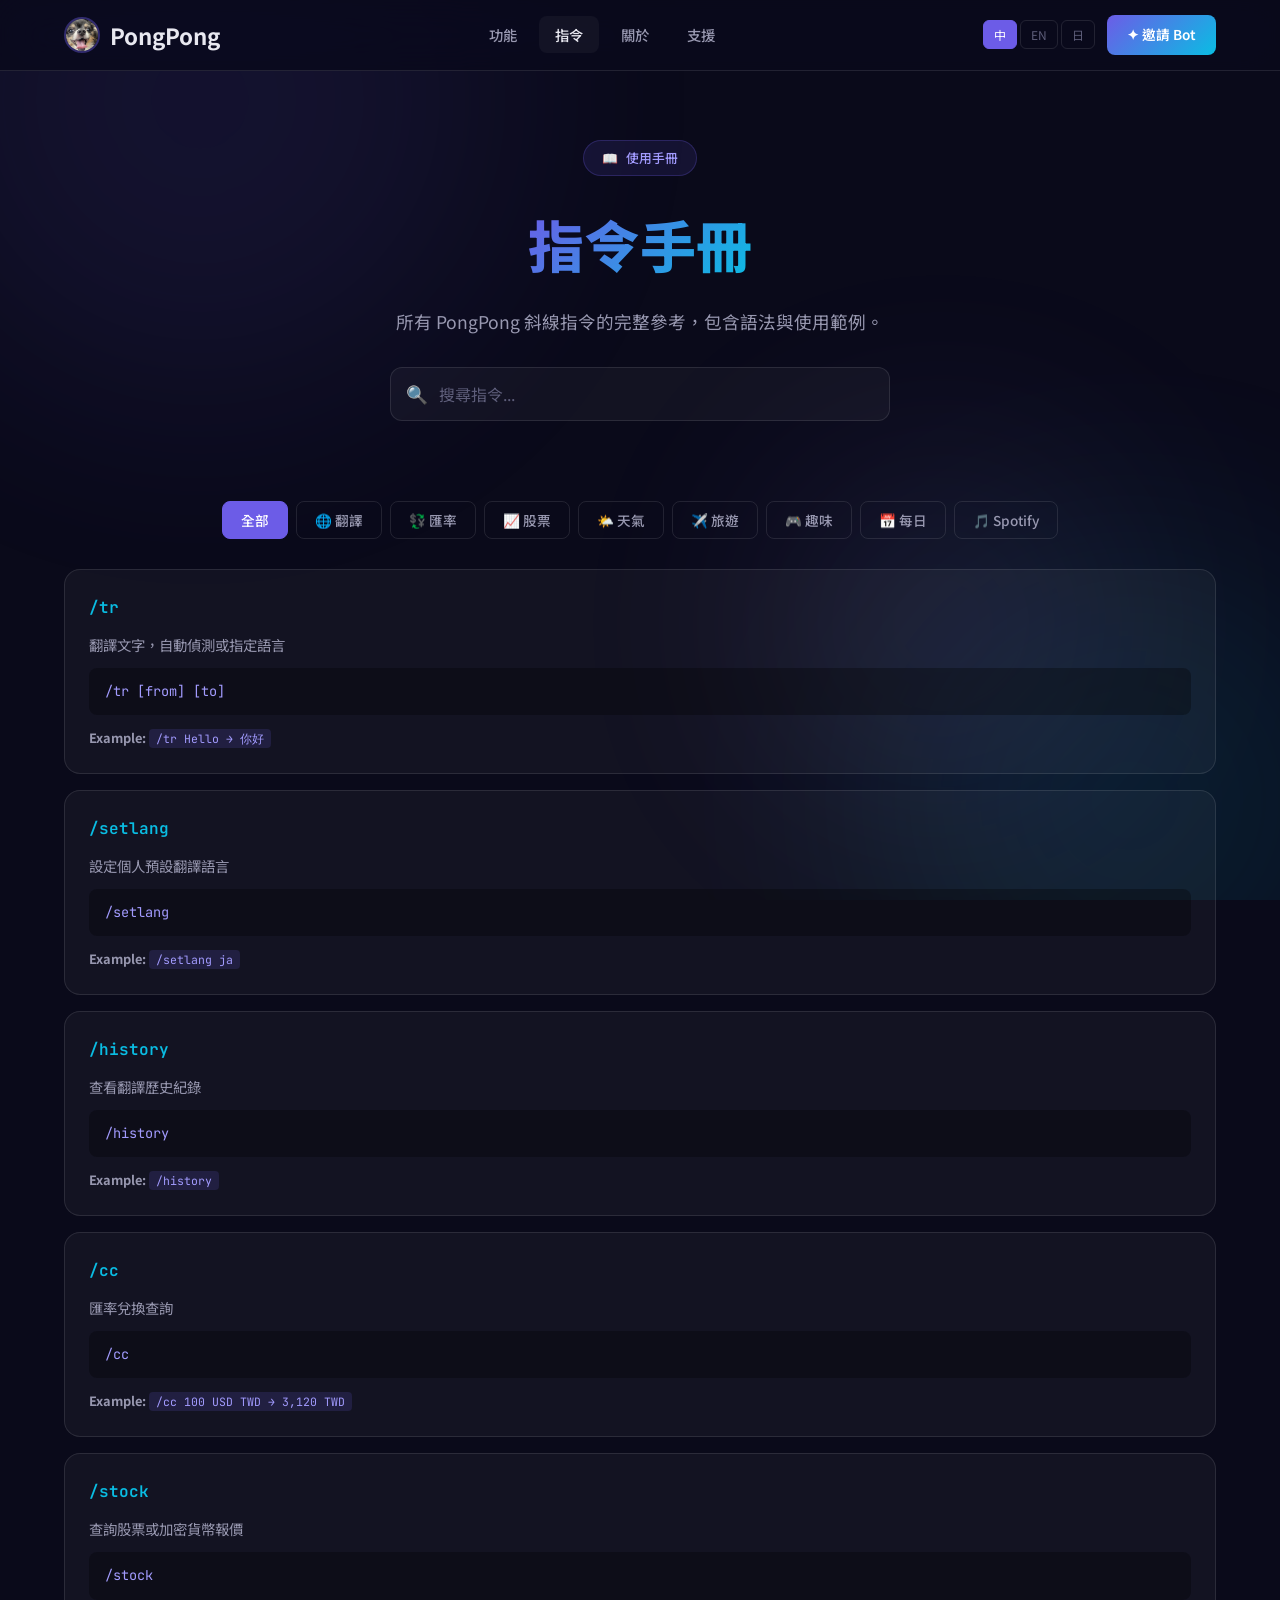
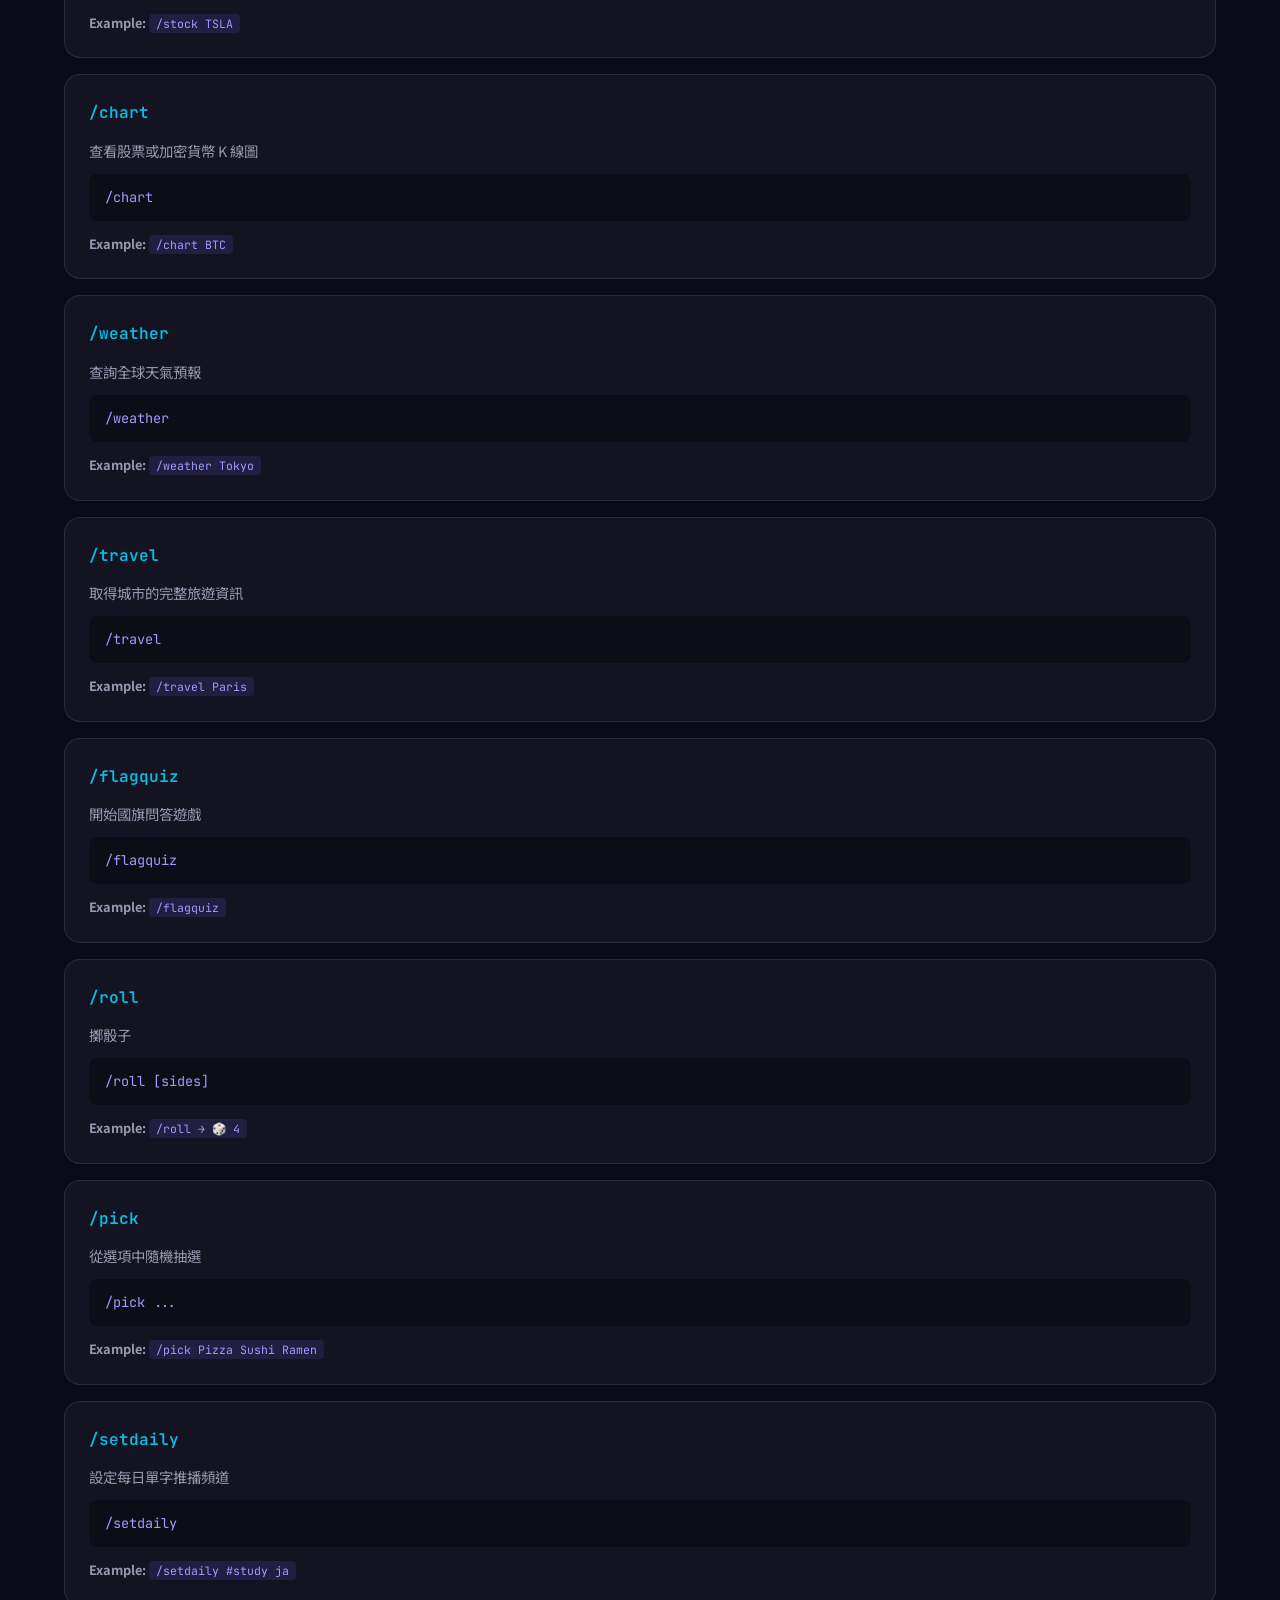
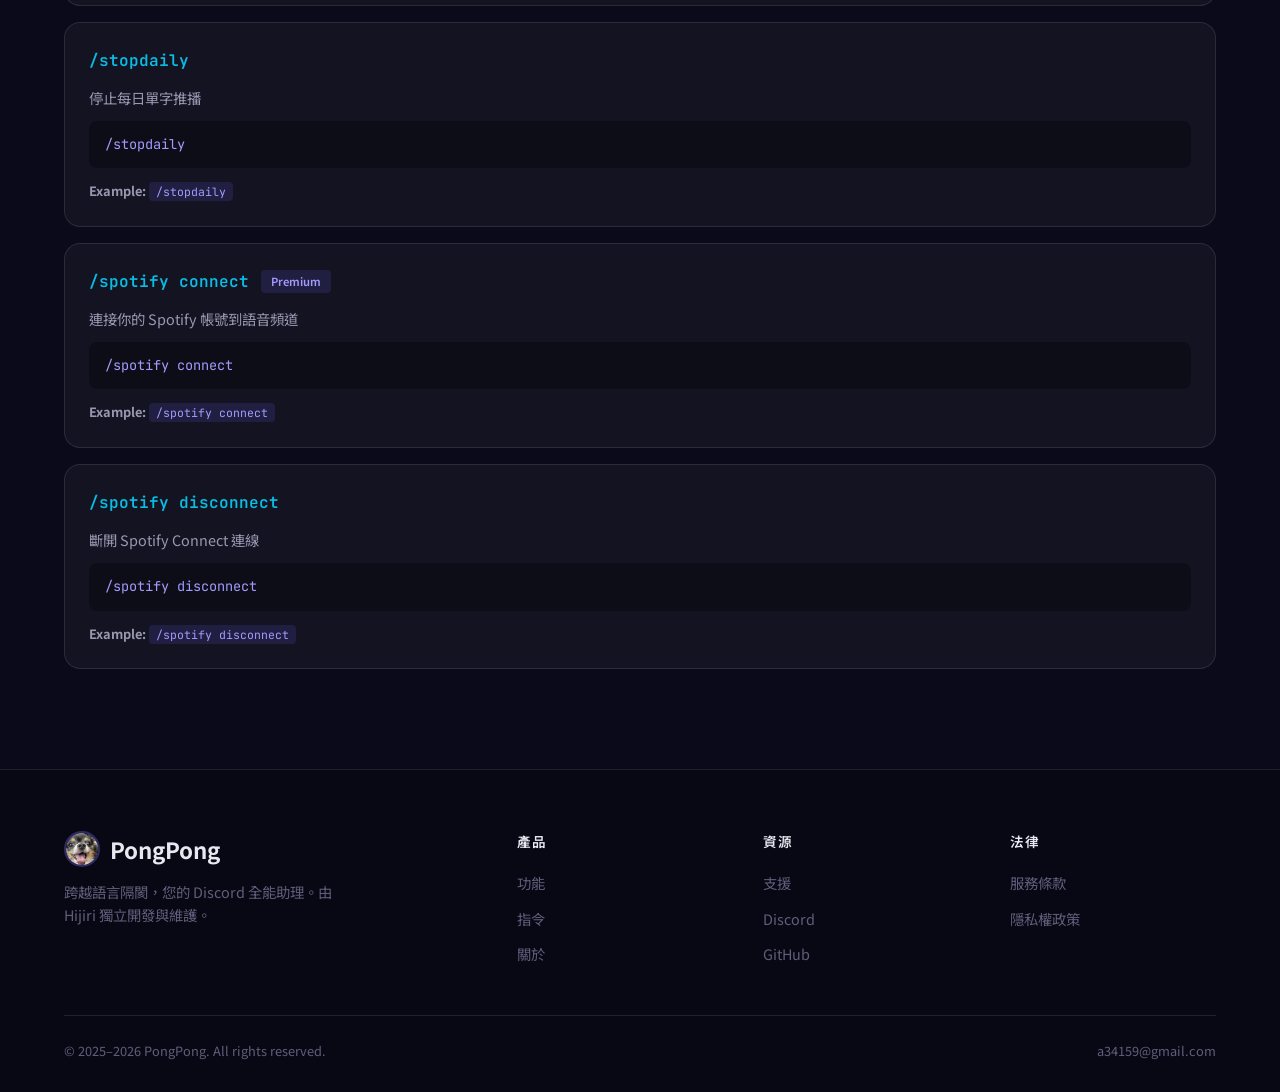
<file: commands.html>
<!DOCTYPE html>
<html lang="zh">
<head>
<meta charset="UTF-8">
<meta name="viewport" content="width=device-width, initial-scale=1.0">
<title>指令手冊 — PongPong Bot</title>
<meta name="description" content="PongPong Bot 完整指令手冊 — 所有斜線指令的語法與使用範例。">
<link rel="icon" type="image/jpeg" href="images/pongpongicon.jpg">
<meta name="theme-color" content="#0a0a1a">
<link rel="preconnect" href="https://fonts.googleapis.com">
<link rel="preconnect" href="https://fonts.gstatic.com" crossorigin>
<link href="https://fonts.googleapis.com/css2?family=Inter:wght@300;400;500;600;700;800&family=JetBrains+Mono:wght@400&family=Noto+Sans+TC:wght@400;500;700&family=Noto+Sans+JP:wght@400;700&display=swap" rel="stylesheet">
<link rel="stylesheet" href="css/shared.css">
<style>
.page-hero { padding: 140px 0 40px; text-align: center; }
.page-hero h1 { font-size: clamp(2.2rem,5vw,3.5rem); font-weight: 800; margin-bottom: 16px; }
.page-hero h1 .gradient { background: var(--gradient-main); -webkit-background-clip: text; -webkit-text-fill-color: transparent; background-clip: text; }
.page-hero p { color: var(--text-secondary); font-size: 1.1rem; max-width: 560px; margin: 0 auto; }

/* Search */
.search-bar {
  max-width: 500px; margin: 30px auto 0; position: relative;
}
.search-input {
  width: 100%; padding: 14px 20px 14px 48px; border-radius: 12px;
  border: 1px solid var(--bg-glass-border); background: var(--bg-card);
  color: var(--text-primary); font-family: inherit; font-size: 1rem; outline: none;
  transition: border-color var(--transition);
}
.search-input:focus { border-color: var(--accent-1); }
.search-input::placeholder { color: var(--text-muted); }
.search-icon { position: absolute; left: 16px; top: 50%; transform: translateY(-50%); color: var(--text-muted); font-size: 1.1rem; }

/* Category Tabs */
.cat-tabs {
  display: flex; justify-content: center; gap: 8px; padding: 40px 0 30px;
  flex-wrap: wrap;
}
.cat-tab {
  padding: 8px 18px; border-radius: 8px; border: 1px solid var(--bg-glass-border);
  background: transparent; color: var(--text-secondary); cursor: pointer;
  font-family: inherit; font-size: 0.85rem; font-weight: 500;
  transition: all var(--transition);
}
.cat-tab:hover, .cat-tab.active {
  background: var(--accent-1); color: white; border-color: var(--accent-1);
}

/* Command Cards */
.cmd-grid { display: grid; gap: 16px; padding-bottom: 100px; }
.cmd-card {
  background: var(--bg-card); border: 1px solid var(--bg-glass-border);
  border-radius: var(--radius); padding: 24px; transition: all var(--transition);
}
.cmd-card:hover { border-color: rgba(108,92,231,0.3); box-shadow: var(--shadow-glow); }
.cmd-card.hidden { display: none; }
.cmd-header { display: flex; align-items: center; gap: 12px; margin-bottom: 12px; }
.cmd-name {
  font-family: var(--font-code); font-size: 1rem; font-weight: 600;
  color: var(--accent-2);
}
.cmd-badge {
  padding: 2px 10px; border-radius: 4px; font-size: 0.7rem; font-weight: 600;
  background: rgba(108,92,231,0.15); color: var(--accent-3);
}
.cmd-desc { color: var(--text-secondary); font-size: 0.9rem; margin-bottom: 12px; line-height: 1.6; }
.cmd-syntax {
  background: rgba(0,0,0,0.3); border-radius: 8px; padding: 12px 16px;
  font-family: var(--font-code); font-size: 0.85rem; color: var(--accent-3);
  margin-bottom: 12px; overflow-x: auto;
}
.cmd-example { color: var(--text-muted); font-size: 0.8rem; }
.cmd-example b { color: var(--text-secondary); }
.no-results {
  text-align: center; padding: 60px 0; color: var(--text-muted); font-size: 1.1rem;
  display: none;
}
</style>
</head>
<body>
<div class="ambient-bg"><div class="ambient-orb"></div><div class="ambient-orb"></div><div class="ambient-orb"></div></div>
<nav class="navbar" id="site-nav"></nav>

<section class="page-hero">
  <div class="container">
    <div class="section-badge">📖 <span data-i18n="page_badge">使用手冊</span></div>
    <h1><span class="gradient" data-i18n="page_title">指令手冊</span></h1>
    <p data-i18n="page_desc">所有 PongPong 斜線指令的完整參考，包含語法與使用範例。</p>
    <div class="search-bar">
      <span class="search-icon">🔍</span>
      <input type="text" class="search-input" id="searchInput" placeholder="搜尋指令..." data-i18n-placeholder="search_ph">
    </div>
  </div>
</section>

<div class="container">
  <div class="cat-tabs" id="catTabs">
    <button class="cat-tab active" data-cat="all" data-i18n="cat_all">全部</button>
    <button class="cat-tab" data-cat="translate" data-i18n="cat_tr">🌐 翻譯</button>
    <button class="cat-tab" data-cat="currency" data-i18n="cat_cc">💱 匯率</button>
    <button class="cat-tab" data-cat="stock" data-i18n="cat_st">📈 股票</button>
    <button class="cat-tab" data-cat="weather" data-i18n="cat_we">🌤️ 天氣</button>
    <button class="cat-tab" data-cat="travel" data-i18n="cat_tv">✈️ 旅遊</button>
    <button class="cat-tab" data-cat="fun" data-i18n="cat_fn">🎮 趣味</button>
    <button class="cat-tab" data-cat="daily" data-i18n="cat_dy">📅 每日</button>
    <button class="cat-tab" data-cat="spotify" data-i18n="cat_sp">🎵 Spotify</button>
  </div>

  <div class="cmd-grid" id="cmdGrid"></div>
  <div class="no-results" id="noResults" data-i18n="no_results">找不到符合的指令 😕</div>
</div>

<footer class="site-footer" id="site-footer"></footer>
<button class="back-to-top" id="backToTop" onclick="window.scrollTo({top:0,behavior:'smooth'})">↑</button>
<script src="js/shared.js"></script>
<script>
window.pageTitles = { zh:'指令手冊 — PongPong', en:'Commands — PongPong', ja:'コマンド — PongPong' };
window.pageI18n = {
  zh: { page_badge:'使用手冊', page_title:'指令手冊', page_desc:'所有 PongPong 斜線指令的完整參考，包含語法與使用範例。', cat_all:'全部', cat_tr:'🌐 翻譯', cat_cc:'💱 匯率', cat_st:'📈 股票', cat_we:'🌤️ 天氣', cat_tv:'✈️ 旅遊', cat_fn:'🎮 趣味', cat_dy:'📅 每日', cat_sp:'🎵 Spotify', no_results:'找不到符合的指令 😕' },
  en: { page_badge:'Reference', page_title:'Commands', page_desc:'Complete reference for all PongPong slash commands with syntax and examples.', cat_all:'All', cat_tr:'🌐 Translation', cat_cc:'💱 Currency', cat_st:'📈 Stocks', cat_we:'🌤️ Weather', cat_tv:'✈️ Travel', cat_fn:'🎮 Fun', cat_dy:'📅 Daily', cat_sp:'🎵 Spotify', no_results:'No matching commands found 😕' },
  ja: { page_badge:'リファレンス', page_title:'コマンド', page_desc:'PongPongのすべてのスラッシュコマンドの完全なリファレンス。', cat_all:'すべて', cat_tr:'🌐 翻訳', cat_cc:'💱 為替', cat_st:'📈 株式', cat_we:'🌤️ 天気', cat_tv:'✈️ 旅行', cat_fn:'🎮 楽しい', cat_dy:'📅 毎日', cat_sp:'🎵 Spotify', no_results:'該当するコマンドがありません 😕' }
};

const commands = [
  { name:'/tr', cat:'translate', desc_zh:'翻譯文字，自動偵測或指定語言', desc_en:'Translate text with auto-detection or specified languages', desc_ja:'テキストを翻訳。自動検出または言語指定', syntax:'/tr <text> [from] [to]', example:'/tr Hello → 你好' },
  { name:'/setlang', cat:'translate', desc_zh:'設定個人預設翻譯語言', desc_en:'Set your default translation language', desc_ja:'デフォルト翻訳言語を設定', syntax:'/setlang <language>', example:'/setlang ja' },
  { name:'/history', cat:'translate', desc_zh:'查看翻譯歷史紀錄', desc_en:'View your translation history', desc_ja:'翻訳履歴を表示', syntax:'/history', example:'/history' },
  { name:'/cc', cat:'currency', desc_zh:'匯率兌換查詢', desc_en:'Currency exchange conversion', desc_ja:'為替レート変換', syntax:'/cc <amount> <from> <to>', example:'/cc 100 USD TWD → 3,120 TWD' },
  { name:'/stock', cat:'stock', desc_zh:'查詢股票或加密貨幣報價', desc_en:'Check stock or crypto prices', desc_ja:'株式・暗号通貨の価格を確認', syntax:'/stock <symbol>', example:'/stock TSLA' },
  { name:'/chart', cat:'stock', desc_zh:'查看股票或加密貨幣 K 線圖', desc_en:'View stock or crypto charts', desc_ja:'株式・暗号通貨チャートを表示', syntax:'/chart <symbol>', example:'/chart BTC' },
  { name:'/weather', cat:'weather', desc_zh:'查詢全球天氣預報', desc_en:'Check weather forecast for any city', desc_ja:'天気予報を確認', syntax:'/weather <city>', example:'/weather Tokyo' },
  { name:'/travel', cat:'travel', desc_zh:'取得城市的完整旅遊資訊', desc_en:'Get complete travel info for a city', desc_ja:'都市の旅行情報を取得', syntax:'/travel <city>', example:'/travel Paris' },
  { name:'/flagquiz', cat:'fun', desc_zh:'開始國旗問答遊戲', desc_en:'Start a flag quiz game', desc_ja:'国旗クイズを開始', syntax:'/flagquiz', example:'/flagquiz' },
  { name:'/roll', cat:'fun', desc_zh:'擲骰子', desc_en:'Roll dice', desc_ja:'サイコロを振る', syntax:'/roll [sides]', example:'/roll → 🎲 4' },
  { name:'/pick', cat:'fun', desc_zh:'從選項中隨機抽選', desc_en:'Randomly pick from options', desc_ja:'選択肢からランダムに選ぶ', syntax:'/pick <option1> <option2> ...', example:'/pick Pizza Sushi Ramen' },
  { name:'/setdaily', cat:'daily', desc_zh:'設定每日單字推播頻道', desc_en:'Set daily vocabulary push channel', desc_ja:'毎日の単語プッシュチャンネルを設定', syntax:'/setdaily <channel> <language>', example:'/setdaily #study ja' },
  { name:'/stopdaily', cat:'daily', desc_zh:'停止每日單字推播', desc_en:'Stop daily vocabulary push', desc_ja:'毎日の単語プッシュを停止', syntax:'/stopdaily', example:'/stopdaily' },
  { name:'/spotify connect', cat:'spotify', desc_zh:'連接你的 Spotify 帳號到語音頻道', desc_en:'Connect your Spotify account to voice channel', desc_ja:'Spotifyアカウントをボイスチャンネルに接続', syntax:'/spotify connect', example:'/spotify connect', badge:'Premium' },
  { name:'/spotify disconnect', cat:'spotify', desc_zh:'斷開 Spotify Connect 連線', desc_en:'Disconnect Spotify Connect', desc_ja:'Spotify Connectを切断', syntax:'/spotify disconnect', example:'/spotify disconnect' },
];

const grid = document.getElementById('cmdGrid');
const noRes = document.getElementById('noResults');

function renderCmds(filter, search) {
  grid.innerHTML = '';
  let count = 0;
  commands.forEach(cmd => {
    if (filter !== 'all' && cmd.cat !== filter) return;
    const lang = currentLang;
    const desc = cmd['desc_' + lang] || cmd.desc_en;
    if (search && !cmd.name.toLowerCase().includes(search) && !desc.toLowerCase().includes(search)) return;
    count++;
    const card = document.createElement('div');
    card.className = 'cmd-card reveal visible';
    card.innerHTML = `
      <div class="cmd-header">
        <span class="cmd-name">${cmd.name}</span>
        ${cmd.badge ? `<span class="cmd-badge">${cmd.badge}</span>` : ''}
      </div>
      <div class="cmd-desc">${desc}</div>
      <div class="cmd-syntax">${cmd.syntax}</div>
      <div class="cmd-example"><b>Example:</b> <code>${cmd.example}</code></div>`;
    grid.appendChild(card);
  });
  noRes.style.display = count === 0 ? 'block' : 'none';
}

// Tab clicks
document.querySelectorAll('.cat-tab').forEach(tab => {
  tab.addEventListener('click', () => {
    document.querySelectorAll('.cat-tab').forEach(t => t.classList.remove('active'));
    tab.classList.add('active');
    renderCmds(tab.dataset.cat, document.getElementById('searchInput').value.toLowerCase());
  });
});

// Search
document.getElementById('searchInput').addEventListener('input', e => {
  renderCmds(document.querySelector('.cat-tab.active').dataset.cat, e.target.value.toLowerCase());
});

window.onLangSwitch = () => {
  renderCmds(document.querySelector('.cat-tab.active').dataset.cat, document.getElementById('searchInput').value.toLowerCase());
};

initShared('commands');
renderCmds('all', '');
</script>
</body>
</html>
</file>
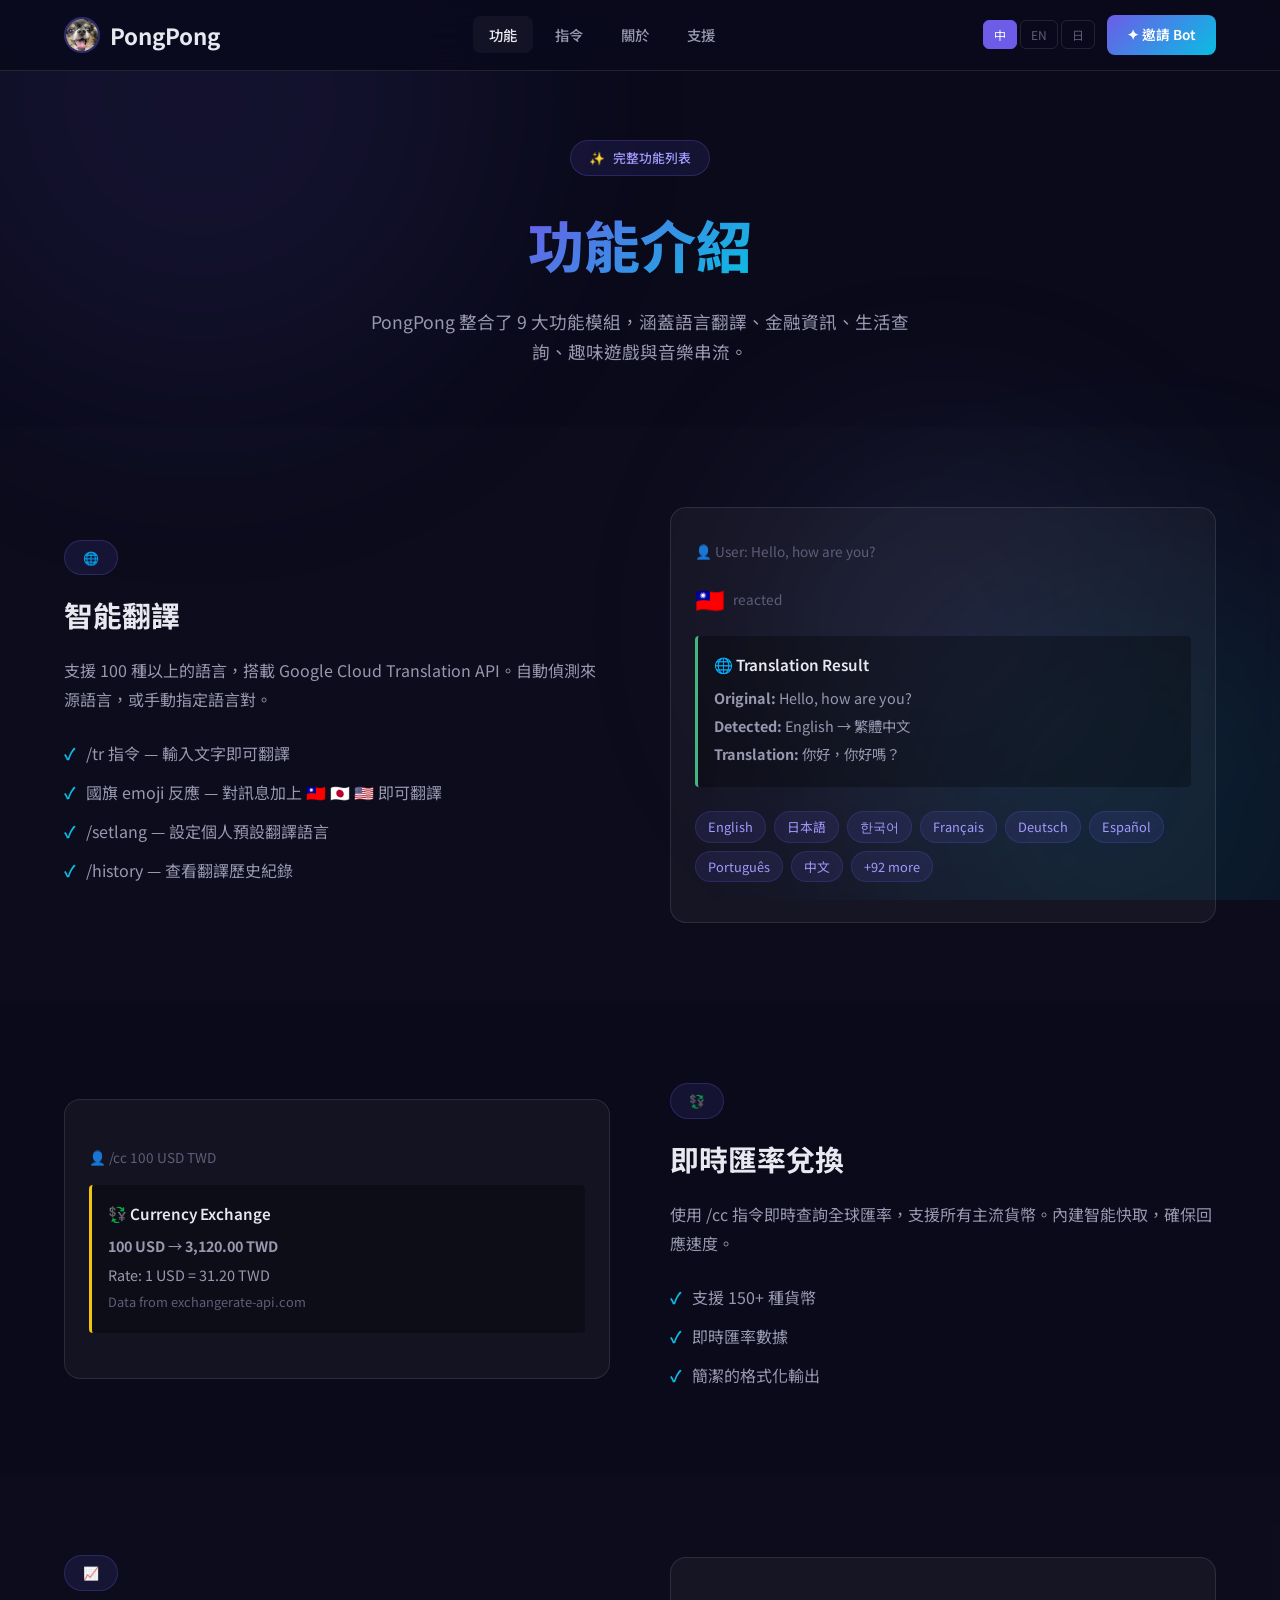
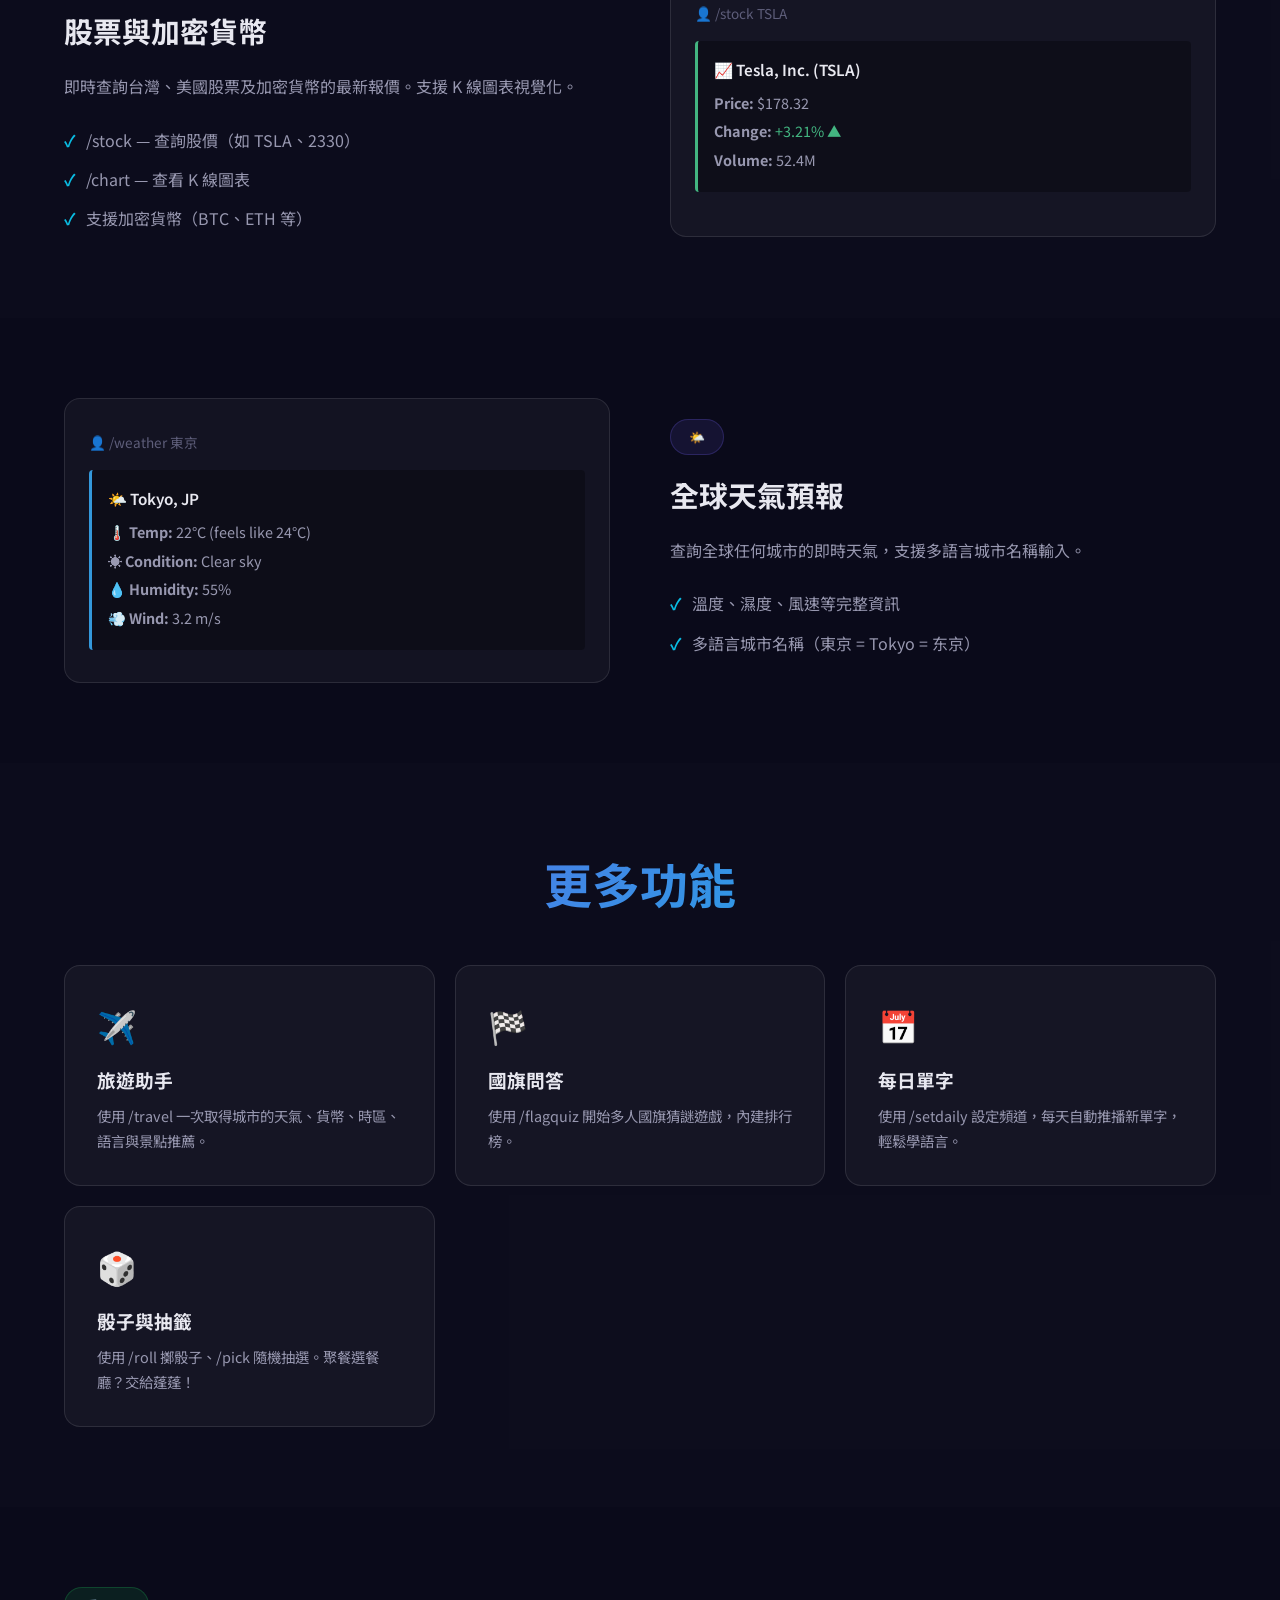
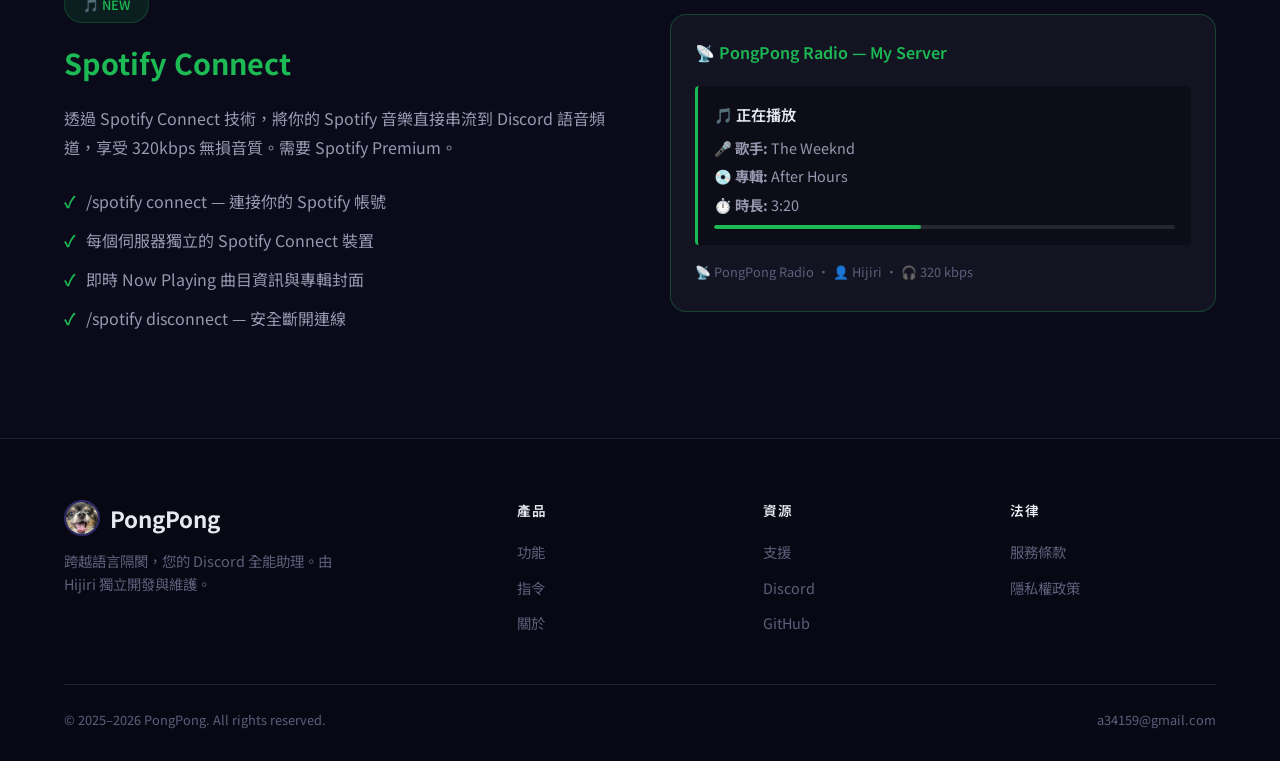
<file: features.html>
<!DOCTYPE html>
<html lang="zh">
<head>
<meta charset="UTF-8">
<meta name="viewport" content="width=device-width, initial-scale=1.0">
<title>功能介紹 — PongPong Bot</title>
<meta name="description" content="PongPong Bot 完整功能介紹 — 翻譯、匯率、股票、天氣、旅遊、國旗問答、Spotify Connect。">
<link rel="icon" type="image/jpeg" href="images/pongpongicon.jpg">
<meta name="theme-color" content="#0a0a1a">
<link rel="preconnect" href="https://fonts.googleapis.com">
<link rel="preconnect" href="https://fonts.gstatic.com" crossorigin>
<link href="https://fonts.googleapis.com/css2?family=Inter:wght@300;400;500;600;700;800&family=JetBrains+Mono:wght@400&family=Noto+Sans+TC:wght@400;500;700&family=Noto+Sans+JP:wght@400;700&display=swap" rel="stylesheet">
<link rel="stylesheet" href="css/shared.css">
<style>
.page-hero { padding: 140px 0 60px; text-align: center; }
.page-hero h1 { font-size: clamp(2.2rem,5vw,3.5rem); font-weight: 800; margin-bottom: 16px; }
.page-hero h1 .gradient { background: var(--gradient-main); -webkit-background-clip: text; -webkit-text-fill-color: transparent; background-clip: text; }
.page-hero p { color: var(--text-secondary); font-size: 1.1rem; max-width: 560px; margin: 0 auto; }

.feature-full { padding: 80px 0; }
.feature-full:nth-child(even) { background: rgba(255,255,255,0.01); }
.feature-row {
  display: grid; grid-template-columns: 1fr 1fr; gap: 60px; align-items: center;
}
.feature-row.reverse { direction: rtl; }
.feature-row.reverse > * { direction: ltr; }
.feature-text .section-badge { margin-bottom: 16px; }
.feature-text h2 { font-size: 1.8rem; font-weight: 700; margin-bottom: 16px; }
.feature-text p { color: var(--text-secondary); line-height: 1.8; margin-bottom: 20px; }
.feature-list { list-style: none; }
.feature-list li { padding: 6px 0; color: var(--text-secondary); display: flex; align-items: flex-start; gap: 10px; }
.feature-list li .check { color: var(--accent-2); font-weight: 700; flex-shrink: 0; }

.feature-visual {
  background: var(--bg-card); border: 1px solid var(--bg-glass-border);
  border-radius: var(--radius); padding: 24px; min-height: 280px;
  display: flex; flex-direction: column; justify-content: center;
}
.mock-embed {
  background: rgba(0,0,0,0.3); border-left: 3px solid var(--accent-1);
  border-radius: 4px; padding: 16px; margin: 8px 0;
}
.mock-embed-title { font-weight: 600; font-size: 0.95rem; margin-bottom: 8px; }
.mock-embed-field { color: var(--text-secondary); font-size: 0.9rem; margin: 4px 0; }
.mock-msg { color: var(--text-muted); font-size: 0.85rem; margin: 8px 0; display: flex; align-items: center; gap: 8px; }
.mock-flag { font-size: 1.5rem; }

.lang-cloud { display: flex; flex-wrap: wrap; gap: 8px; padding: 16px 0; }
.lang-tag { padding: 4px 12px; border-radius: 20px; font-size: 0.8rem; background: rgba(108,92,231,0.12); color: var(--accent-3); border: 1px solid rgba(108,92,231,0.2); }

.spotify-mock { border-color: rgba(29,185,84,0.3) !important; }
.spotify-mock .mock-embed { border-color: #1DB954; }

@media (max-width: 768px) {
  .feature-row, .feature-row.reverse { grid-template-columns: 1fr; direction: ltr; }
  .feature-row.reverse > * { direction: ltr; }
  .page-hero { padding: 120px 0 40px; }
}
</style>
</head>
<body>
<div class="ambient-bg"><div class="ambient-orb"></div><div class="ambient-orb"></div><div class="ambient-orb"></div></div>
<nav class="navbar" id="site-nav"></nav>

<section class="page-hero">
  <div class="container">
    <div class="section-badge">✨ <span data-i18n="page_badge">完整功能列表</span></div>
    <h1><span class="gradient" data-i18n="page_title">功能介紹</span></h1>
    <p data-i18n="page_desc">PongPong 整合了 9 大功能模組，涵蓋語言翻譯、金融資訊、生活查詢、趣味遊戲與音樂串流。</p>
  </div>
</section>

<!-- Translation -->
<section class="feature-full"><div class="container"><div class="feature-row reveal">
  <div class="feature-text">
    <div class="section-badge">🌐</div>
    <h2 data-i18n="ft1_t">智能翻譯</h2>
    <p data-i18n="ft1_d">支援 100 種以上的語言，搭載 Google Cloud Translation API。自動偵測來源語言，或手動指定語言對。</p>
    <ul class="feature-list">
      <li><span class="check">✓</span> <span data-i18n="ft1_l1">/tr 指令 — 輸入文字即可翻譯</span></li>
      <li><span class="check">✓</span> <span data-i18n="ft1_l2">國旗 emoji 反應 — 對訊息加上 🇹🇼 🇯🇵 🇺🇸 即可翻譯</span></li>
      <li><span class="check">✓</span> <span data-i18n="ft1_l3">/setlang — 設定個人預設翻譯語言</span></li>
      <li><span class="check">✓</span> <span data-i18n="ft1_l4">/history — 查看翻譯歷史紀錄</span></li>
    </ul>
  </div>
  <div class="feature-visual">
    <div class="mock-msg">👤 User: Hello, how are you?</div>
    <div class="mock-msg"><span class="mock-flag">🇹🇼</span> <span style="color:var(--text-muted)">reacted</span></div>
    <div class="mock-embed" style="border-color:#43b581">
      <div class="mock-embed-title">🌐 Translation Result</div>
      <div class="mock-embed-field"><b>Original:</b> Hello, how are you?</div>
      <div class="mock-embed-field"><b>Detected:</b> English → 繁體中文</div>
      <div class="mock-embed-field"><b>Translation:</b> 你好，你好嗎？</div>
    </div>
    <div class="lang-cloud">
      <span class="lang-tag">English</span><span class="lang-tag">日本語</span><span class="lang-tag">한국어</span><span class="lang-tag">Français</span><span class="lang-tag">Deutsch</span><span class="lang-tag">Español</span><span class="lang-tag">Português</span><span class="lang-tag">中文</span><span class="lang-tag">+92 more</span>
    </div>
  </div>
</div></div></section>

<!-- Currency -->
<section class="feature-full"><div class="container"><div class="feature-row reverse reveal">
  <div class="feature-text">
    <div class="section-badge">💱</div>
    <h2 data-i18n="ft2_t">即時匯率兌換</h2>
    <p data-i18n="ft2_d">使用 /cc 指令即時查詢全球匯率，支援所有主流貨幣。內建智能快取，確保回應速度。</p>
    <ul class="feature-list">
      <li><span class="check">✓</span> <span data-i18n="ft2_l1">支援 150+ 種貨幣</span></li>
      <li><span class="check">✓</span> <span data-i18n="ft2_l2">即時匯率數據</span></li>
      <li><span class="check">✓</span> <span data-i18n="ft2_l3">簡潔的格式化輸出</span></li>
    </ul>
  </div>
  <div class="feature-visual">
    <div class="mock-msg">👤 /cc 100 USD TWD</div>
    <div class="mock-embed" style="border-color:#f1c40f">
      <div class="mock-embed-title">💱 Currency Exchange</div>
      <div class="mock-embed-field"><b>100 USD</b> → <b>3,120.00 TWD</b></div>
      <div class="mock-embed-field">Rate: 1 USD = 31.20 TWD</div>
      <div class="mock-embed-field" style="font-size:0.8rem;color:var(--text-muted)">Data from exchangerate-api.com</div>
    </div>
  </div>
</div></div></section>

<!-- Stock -->
<section class="feature-full"><div class="container"><div class="feature-row reveal">
  <div class="feature-text">
    <div class="section-badge">📈</div>
    <h2 data-i18n="ft3_t">股票與加密貨幣</h2>
    <p data-i18n="ft3_d">即時查詢台灣、美國股票及加密貨幣的最新報價。支援 K 線圖表視覺化。</p>
    <ul class="feature-list">
      <li><span class="check">✓</span> <span data-i18n="ft3_l1">/stock — 查詢股價（如 TSLA、2330）</span></li>
      <li><span class="check">✓</span> <span data-i18n="ft3_l2">/chart — 查看 K 線圖表</span></li>
      <li><span class="check">✓</span> <span data-i18n="ft3_l3">支援加密貨幣（BTC、ETH 等）</span></li>
    </ul>
  </div>
  <div class="feature-visual">
    <div class="mock-msg">👤 /stock TSLA</div>
    <div class="mock-embed" style="border-color:#43b581">
      <div class="mock-embed-title">📈 Tesla, Inc. (TSLA)</div>
      <div class="mock-embed-field"><b>Price:</b> $178.32</div>
      <div class="mock-embed-field"><b>Change:</b> <span style="color:#43b581">+3.21% ▲</span></div>
      <div class="mock-embed-field"><b>Volume:</b> 52.4M</div>
    </div>
  </div>
</div></div></section>

<!-- Weather -->
<section class="feature-full"><div class="container"><div class="feature-row reverse reveal">
  <div class="feature-text">
    <div class="section-badge">🌤️</div>
    <h2 data-i18n="ft4_t">全球天氣預報</h2>
    <p data-i18n="ft4_d">查詢全球任何城市的即時天氣，支援多語言城市名稱輸入。</p>
    <ul class="feature-list">
      <li><span class="check">✓</span> <span data-i18n="ft4_l1">溫度、濕度、風速等完整資訊</span></li>
      <li><span class="check">✓</span> <span data-i18n="ft4_l2">多語言城市名稱（東京 = Tokyo = 东京）</span></li>
    </ul>
  </div>
  <div class="feature-visual">
    <div class="mock-msg">👤 /weather 東京</div>
    <div class="mock-embed" style="border-color:#3498db">
      <div class="mock-embed-title">🌤️ Tokyo, JP</div>
      <div class="mock-embed-field"><b>🌡️ Temp:</b> 22°C (feels like 24°C)</div>
      <div class="mock-embed-field"><b>☀️ Condition:</b> Clear sky</div>
      <div class="mock-embed-field"><b>💧 Humidity:</b> 55%</div>
      <div class="mock-embed-field"><b>💨 Wind:</b> 3.2 m/s</div>
    </div>
  </div>
</div></div></section>

<!-- Travel, Flag Quiz, Daily, Spotify — condensed -->
<section class="feature-full"><div class="container">
  <div class="section-header" style="margin-bottom:40px;">
    <h2 class="section-title" data-i18n="more_title">更多功能</h2>
  </div>
  <div style="display:grid; grid-template-columns: repeat(auto-fit, minmax(280px,1fr)); gap:20px;">
    <div class="card reveal"><div style="font-size:2rem;margin-bottom:12px;">✈️</div><h3 data-i18n="ft5_t">旅遊助手</h3><p style="color:var(--text-secondary);font-size:0.9rem;margin-top:8px;" data-i18n="ft5_d">使用 /travel 一次取得城市的天氣、貨幣、時區、語言與景點推薦。</p></div>
    <div class="card reveal reveal-delay-1"><div style="font-size:2rem;margin-bottom:12px;">🏁</div><h3 data-i18n="ft6_t">國旗問答</h3><p style="color:var(--text-secondary);font-size:0.9rem;margin-top:8px;" data-i18n="ft6_d">使用 /flagquiz 開始多人國旗猜謎遊戲，內建排行榜。</p></div>
    <div class="card reveal reveal-delay-2"><div style="font-size:2rem;margin-bottom:12px;">📅</div><h3 data-i18n="ft7_t">每日單字</h3><p style="color:var(--text-secondary);font-size:0.9rem;margin-top:8px;" data-i18n="ft7_d">使用 /setdaily 設定頻道，每天自動推播新單字，輕鬆學語言。</p></div>
    <div class="card reveal reveal-delay-3"><div style="font-size:2rem;margin-bottom:12px;">🎲</div><h3 data-i18n="ft8_t">骰子與抽籤</h3><p style="color:var(--text-secondary);font-size:0.9rem;margin-top:8px;" data-i18n="ft8_d">使用 /roll 擲骰子、/pick 隨機抽選。聚餐選餐廳？交給蓬蓬！</p></div>
  </div>
</div></section>

<!-- Spotify Section -->
<section class="feature-full" style="padding-bottom:100px;"><div class="container"><div class="feature-row reveal">
  <div class="feature-text">
    <div class="section-badge" style="background:rgba(29,185,84,0.12);border-color:rgba(29,185,84,0.25);color:#1DB954;">🎵 NEW</div>
    <h2 style="color:#1DB954;" data-i18n="ft9_t">Spotify Connect</h2>
    <p data-i18n="ft9_d">透過 Spotify Connect 技術，將你的 Spotify 音樂直接串流到 Discord 語音頻道，享受 320kbps 無損音質。需要 Spotify Premium。</p>
    <ul class="feature-list">
      <li><span class="check" style="color:#1DB954">✓</span> <span data-i18n="ft9_l1">/spotify connect — 連接你的 Spotify 帳號</span></li>
      <li><span class="check" style="color:#1DB954">✓</span> <span data-i18n="ft9_l2">每個伺服器獨立的 Spotify Connect 裝置</span></li>
      <li><span class="check" style="color:#1DB954">✓</span> <span data-i18n="ft9_l3">即時 Now Playing 曲目資訊與專輯封面</span></li>
      <li><span class="check" style="color:#1DB954">✓</span> <span data-i18n="ft9_l4">/spotify disconnect — 安全斷開連線</span></li>
    </ul>
  </div>
  <div class="feature-visual spotify-mock">
    <div style="color:#1DB954;font-weight:600;margin-bottom:12px;">📡 PongPong Radio — My Server</div>
    <div class="mock-embed" style="border-color:#1DB954">
      <div class="mock-embed-title">🎵 正在播放</div>
      <div class="mock-embed-field"><b>🎤 歌手:</b> The Weeknd</div>
      <div class="mock-embed-field"><b>💿 專輯:</b> After Hours</div>
      <div class="mock-embed-field"><b>⏱️ 時長:</b> 3:20</div>
      <div style="margin-top:8px;height:4px;background:rgba(255,255,255,0.1);border-radius:2px;overflow:hidden"><div style="height:100%;width:45%;background:#1DB954;border-radius:2px"></div></div>
    </div>
    <div class="mock-embed-field" style="font-size:0.8rem;color:var(--text-muted);margin-top:8px;">📡 PongPong Radio  •  👤 Hijiri  •  🎧 320 kbps</div>
  </div>
</div></div></section>

<footer class="site-footer" id="site-footer"></footer>
<button class="back-to-top" id="backToTop" onclick="window.scrollTo({top:0,behavior:'smooth'})">↑</button>
<script src="js/shared.js"></script>
<script>
window.pageTitles = { zh:'功能介紹 — PongPong', en:'Features — PongPong', ja:'機能紹介 — PongPong' };
window.pageI18n = {
  zh: { page_badge:'完整功能列表', page_title:'功能介紹', page_desc:'PongPong 整合了 9 大功能模組，涵蓋語言翻譯、金融資訊、生活查詢、趣味遊戲與音樂串流。', ft1_t:'智能翻譯', ft1_d:'支援 100 種以上的語言，搭載 Google Cloud Translation API。自動偵測來源語言，或手動指定語言對。', ft1_l1:'/tr 指令 — 輸入文字即可翻譯', ft1_l2:'國旗 emoji 反應 — 對訊息加上 🇹🇼 🇯🇵 🇺🇸 即可翻譯', ft1_l3:'/setlang — 設定個人預設翻譯語言', ft1_l4:'/history — 查看翻譯歷史紀錄', ft2_t:'即時匯率兌換', ft2_d:'使用 /cc 指令即時查詢全球匯率，支援所有主流貨幣。內建智能快取，確保回應速度。', ft2_l1:'支援 150+ 種貨幣', ft2_l2:'即時匯率數據', ft2_l3:'簡潔的格式化輸出', ft3_t:'股票與加密貨幣', ft3_d:'即時查詢台灣、美國股票及加密貨幣的最新報價。支援 K 線圖表視覺化。', ft3_l1:'/stock — 查詢股價（如 TSLA、2330）', ft3_l2:'/chart — 查看 K 線圖表', ft3_l3:'支援加密貨幣（BTC、ETH 等）', ft4_t:'全球天氣預報', ft4_d:'查詢全球任何城市的即時天氣，支援多語言城市名稱輸入。', ft4_l1:'溫度、濕度、風速等完整資訊', ft4_l2:'多語言城市名稱（東京 = Tokyo = 东京）', more_title:'更多功能', ft5_t:'旅遊助手', ft5_d:'使用 /travel 一次取得城市的天氣、貨幣、時區、語言與景點推薦。', ft6_t:'國旗問答', ft6_d:'使用 /flagquiz 開始多人國旗猜謎遊戲，內建排行榜。', ft7_t:'每日單字', ft7_d:'使用 /setdaily 設定頻道，每天自動推播新單字，輕鬆學語言。', ft8_t:'骰子與抽籤', ft8_d:'使用 /roll 擲骰子、/pick 隨機抽選。聚餐選餐廳？交給蓬蓬！', ft9_t:'Spotify Connect', ft9_d:'透過 Spotify Connect 技術，將你的 Spotify 音樂直接串流到 Discord 語音頻道，享受 320kbps 無損音質。需要 Spotify Premium。', ft9_l1:'/spotify connect — 連接你的 Spotify 帳號', ft9_l2:'每個伺服器獨立的 Spotify Connect 裝置', ft9_l3:'即時 Now Playing 曲目資訊與專輯封面', ft9_l4:'/spotify disconnect — 安全斷開連線' },
  en: { page_badge:'Full Feature List', page_title:'Features', page_desc:'PongPong integrates 9 feature modules covering translation, finance, lifestyle, gaming, and music streaming.', ft1_t:'Smart Translation', ft1_d:'100+ languages powered by Google Cloud Translation API. Auto-detect source language or specify language pairs.', ft1_l1:'/tr command — translate any text', ft1_l2:'Flag emoji reactions — react with 🇹🇼 🇯🇵 🇺🇸 to translate', ft1_l3:'/setlang — set your default language', ft1_l4:'/history — view translation history', ft2_t:'Currency Exchange', ft2_d:'Real-time global exchange rates with /cc command. Supports all major currencies with smart caching.', ft2_l1:'150+ currencies supported', ft2_l2:'Real-time exchange data', ft2_l3:'Clean formatted output', ft3_t:'Stocks & Crypto', ft3_d:'Live Taiwan/US stock and cryptocurrency quotes with K-line chart visualization.', ft3_l1:'/stock — check prices (TSLA, 2330, etc.)', ft3_l2:'/chart — view K-line charts', ft3_l3:'Crypto support (BTC, ETH, etc.)', ft4_t:'Weather Forecast', ft4_d:'Check weather for any city worldwide with multilingual city name support.', ft4_l1:'Temperature, humidity, wind speed & more', ft4_l2:'Multilingual city names (東京 = Tokyo = 东京)', more_title:'More Features', ft5_t:'Travel Assistant', ft5_d:'Use /travel to get weather, currency, timezone, language & attraction info for any city.', ft6_t:'Flag Quiz', ft6_d:'Start a multiplayer flag guessing game with /flagquiz. Built-in leaderboard.', ft7_t:'Daily Words', ft7_d:'Set up automatic daily vocabulary with /setdaily. Learn languages effortlessly.', ft8_t:'Dice & Pick', ft8_d:'Use /roll for dice, /pick for random selection. Can\'t decide where to eat? Let PongPong choose!', ft9_t:'Spotify Connect', ft9_d:'Stream your Spotify music directly to Discord voice channels via Spotify Connect. 320kbps high-quality audio. Requires Spotify Premium.', ft9_l1:'/spotify connect — link your Spotify account', ft9_l2:'Independent Spotify Connect device per server', ft9_l3:'Real-time Now Playing with album art', ft9_l4:'/spotify disconnect — safely disconnect' },
  ja: { page_badge:'全機能リスト', page_title:'機能紹介', page_desc:'PongPongは翻訳、金融、ライフスタイル、ゲーム、音楽ストリーミングの9つの機能モジュールを統合。', ft1_t:'スマート翻訳', ft1_d:'Google Cloud Translation APIで100以上の言語に対応。言語を自動検出、または手動で指定。', ft1_l1:'/tr コマンド — テキストを翻訳', ft1_l2:'国旗絵文字リアクション — 🇹🇼 🇯🇵 🇺🇸 で即座に翻訳', ft1_l3:'/setlang — デフォルト言語を設定', ft1_l4:'/history — 翻訳履歴を表示', ft2_t:'為替レート', ft2_d:'/cc コマンドでリアルタイムの為替レートを取得。主要通貨すべてに対応。', ft2_l1:'150以上の通貨に対応', ft2_l2:'リアルタイムデータ', ft2_l3:'見やすいフォーマット', ft3_t:'株式・暗号通貨', ft3_d:'台湾・米国株式と暗号通貨のリアルタイム相場。Kラインチャート対応。', ft3_l1:'/stock — 株価を確認', ft3_l2:'/chart — Kラインチャートを表示', ft3_l3:'暗号通貨対応（BTC、ETHなど）', ft4_t:'天気予報', ft4_d:'世界中の都市の天気を多言語の都市名で検索。', ft4_l1:'気温、湿度、風速などの詳細情報', ft4_l2:'多言語都市名対応', more_title:'その他の機能', ft5_t:'旅行アシスタント', ft5_d:'/travel で天気、通貨、タイムゾーン、観光スポットを一括取得。', ft6_t:'国旗クイズ', ft6_d:'/flagquiz でマルチプレイヤー国旗クイズ開始。ランキング付き。', ft7_t:'毎日の単語', ft7_d:'/setdaily で自動デイリー単語プッシュを設定。', ft8_t:'サイコロ＆抽選', ft8_d:'/roll でサイコロ、/pick でランダム選択。', ft9_t:'Spotify Connect', ft9_d:'Spotify Connect技術でDiscordボイスチャンネルに直接音楽をストリーミング。320kbps高品質。Premium必要。', ft9_l1:'/spotify connect — Spotifyアカウントを接続', ft9_l2:'サーバーごとの独立Spotify Connectデバイス', ft9_l3:'リアルタイムNow Playing通知', ft9_l4:'/spotify disconnect — 安全に切断' }
};
initShared('features');
</script>
</body>
</html>
</file>
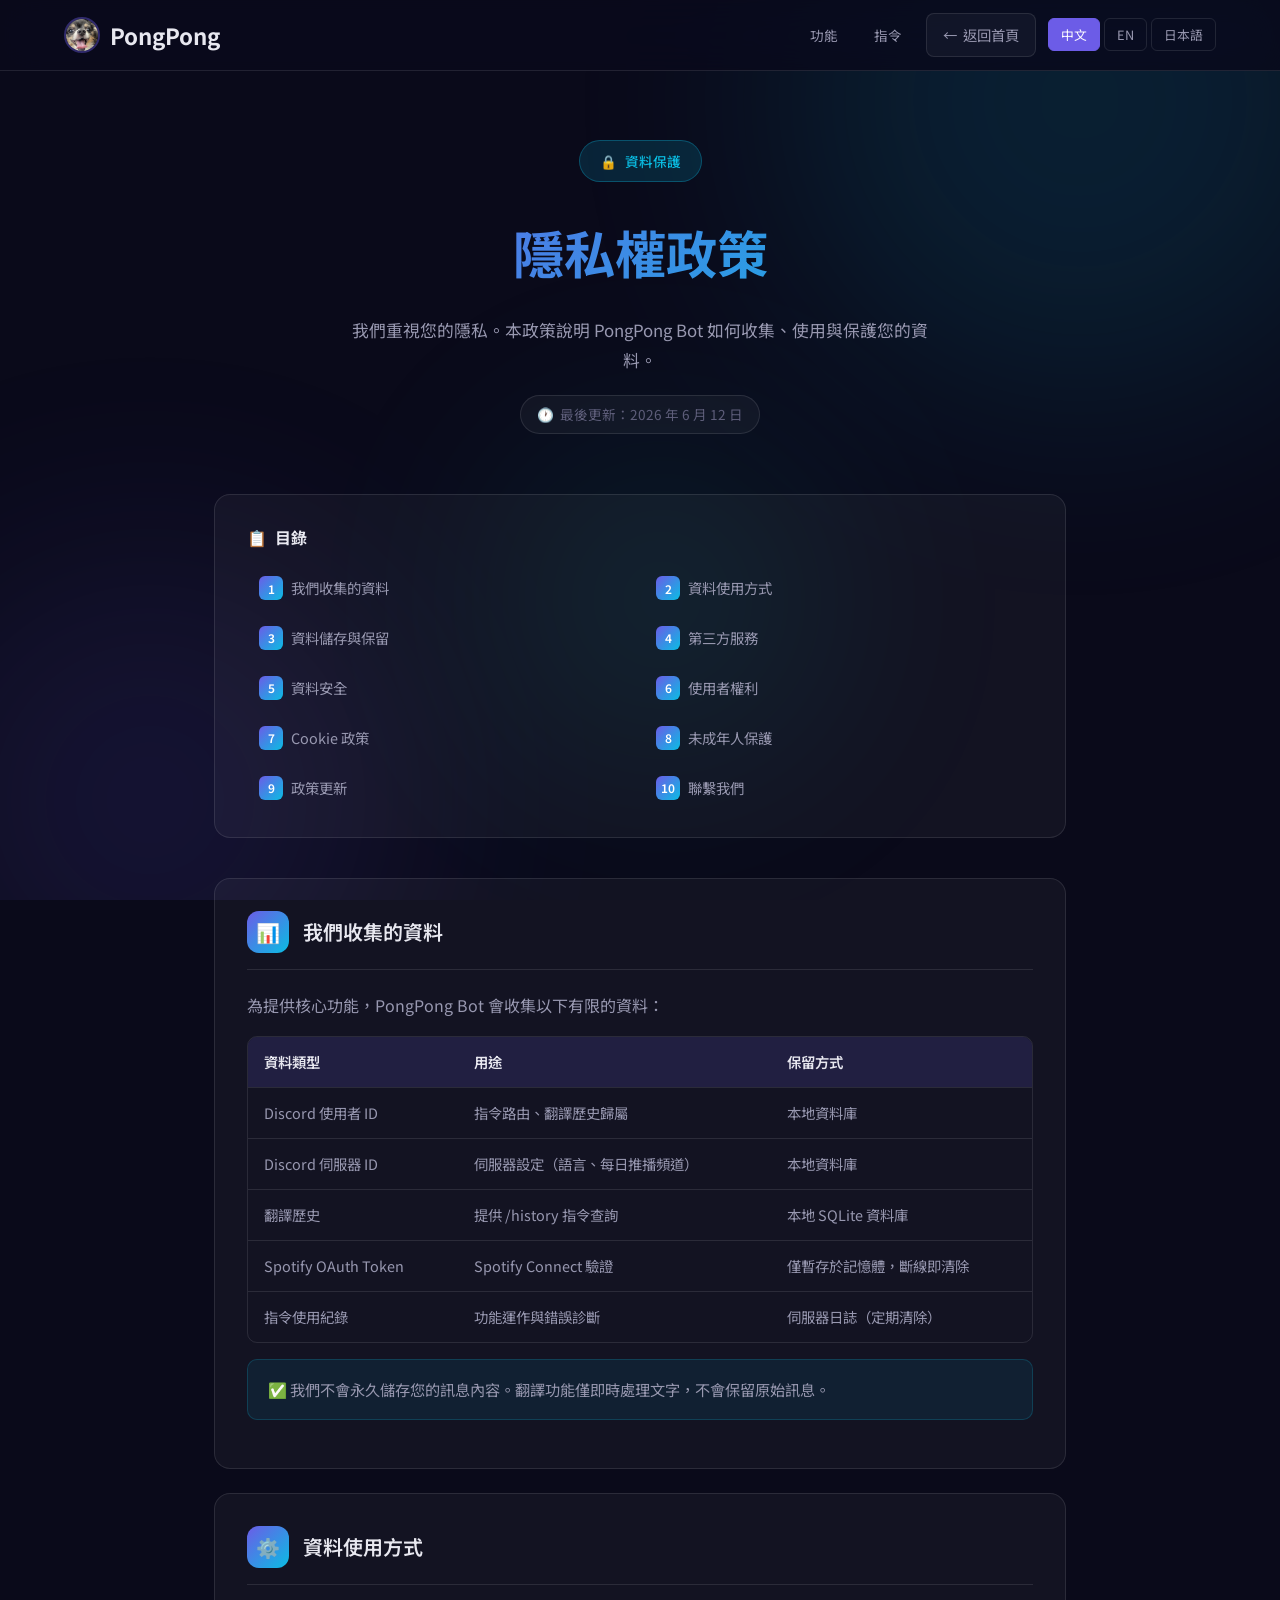
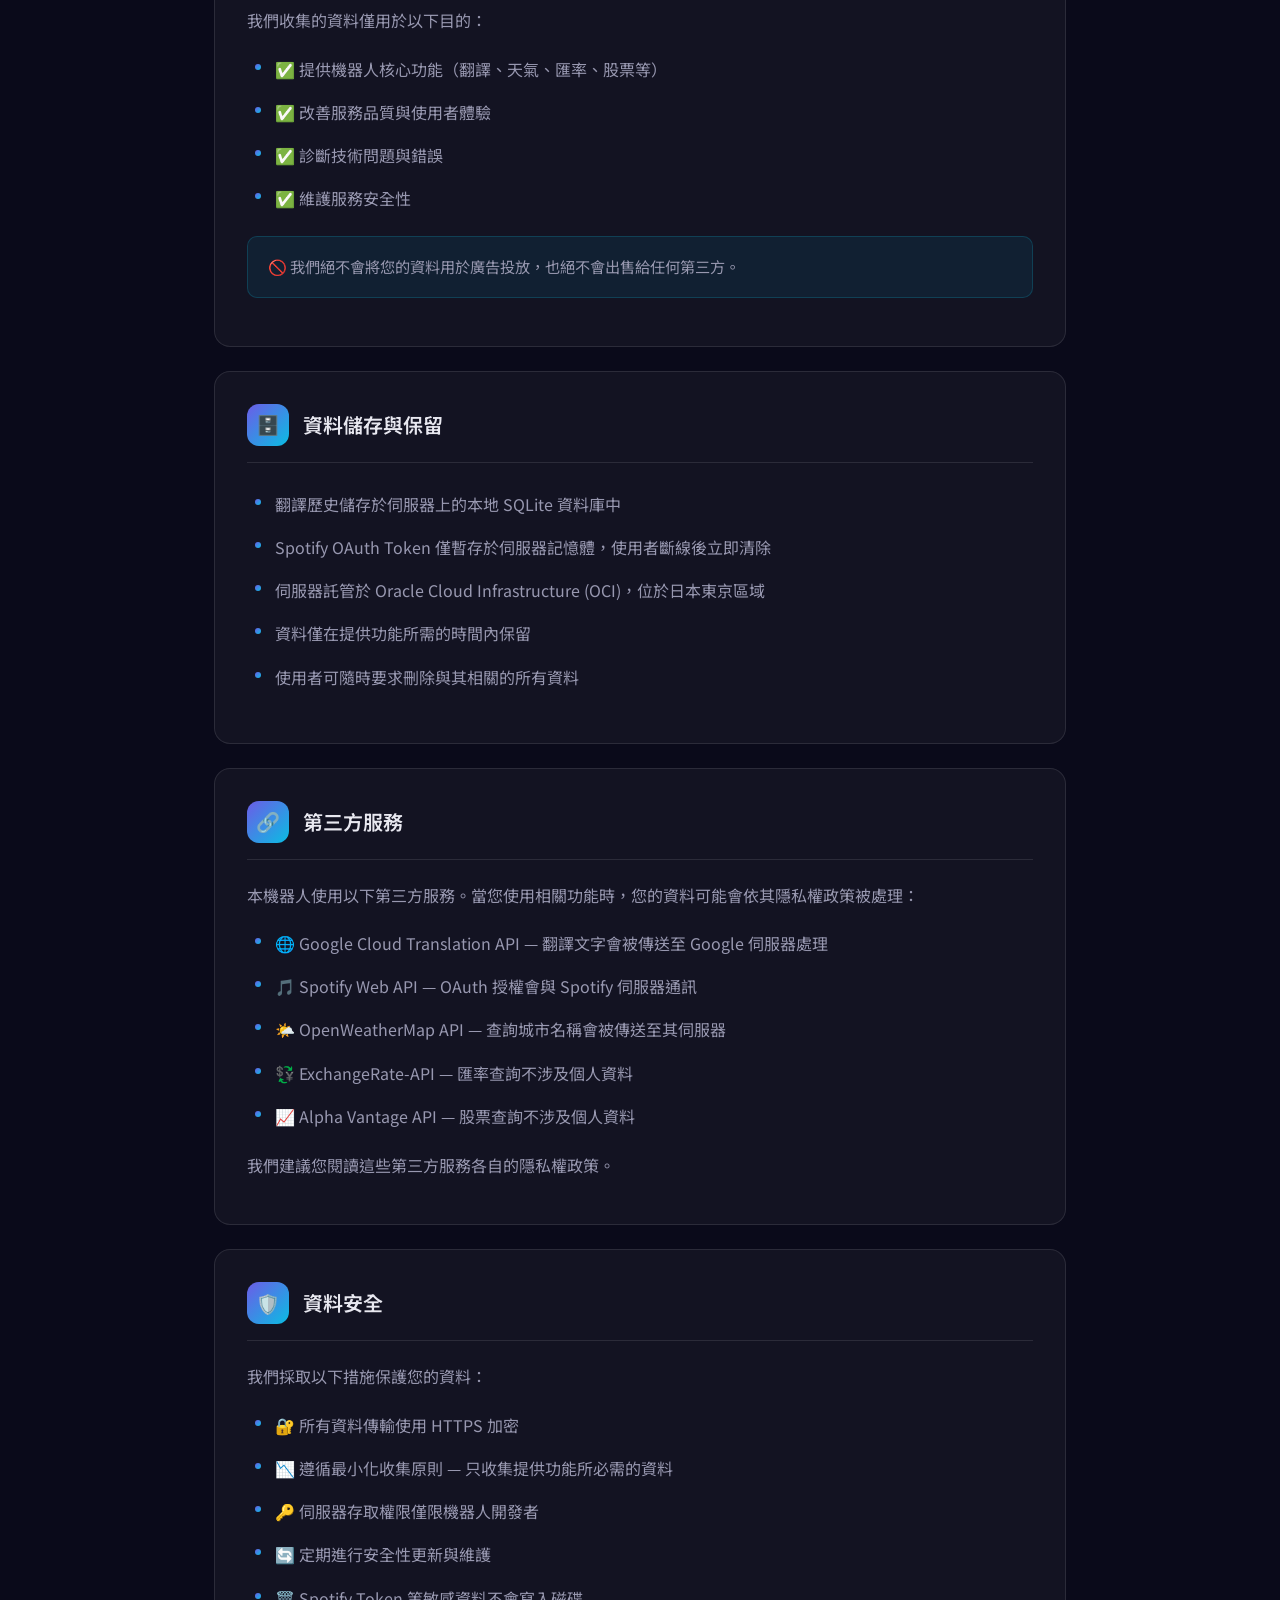
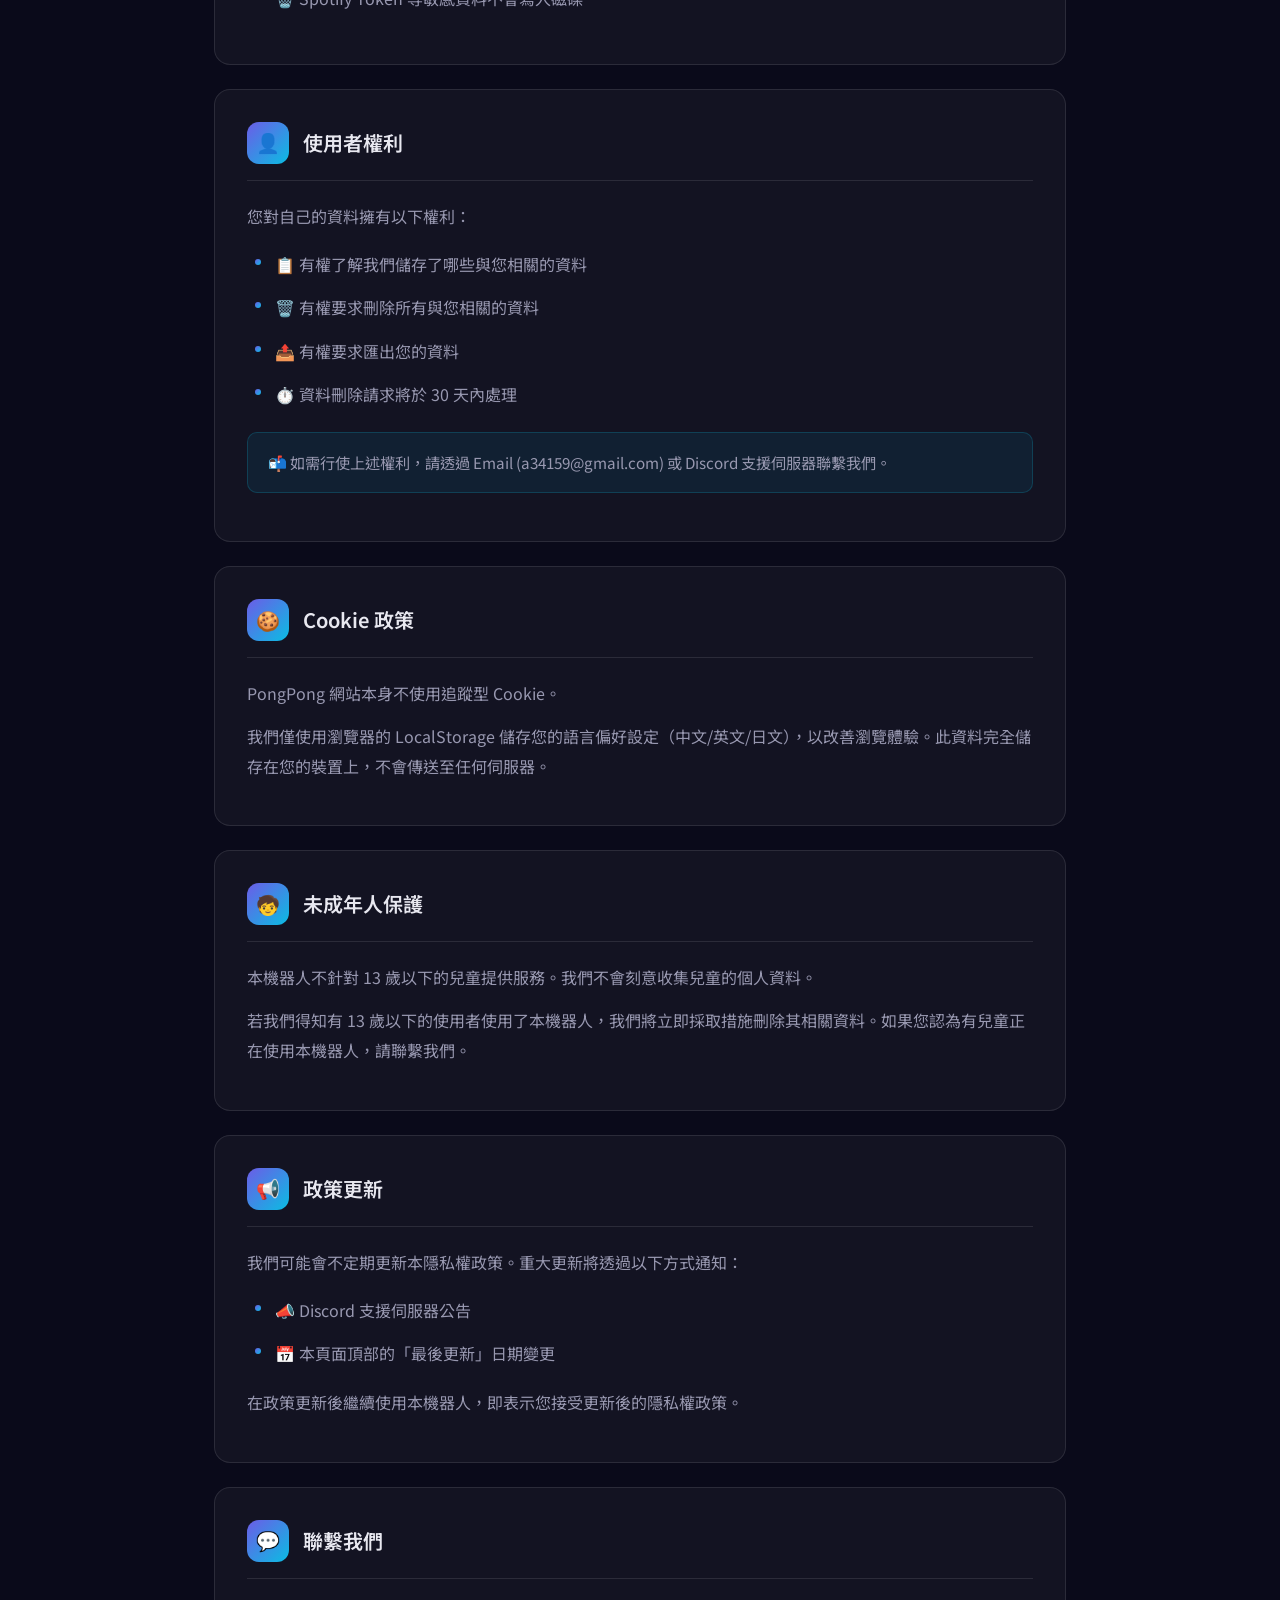
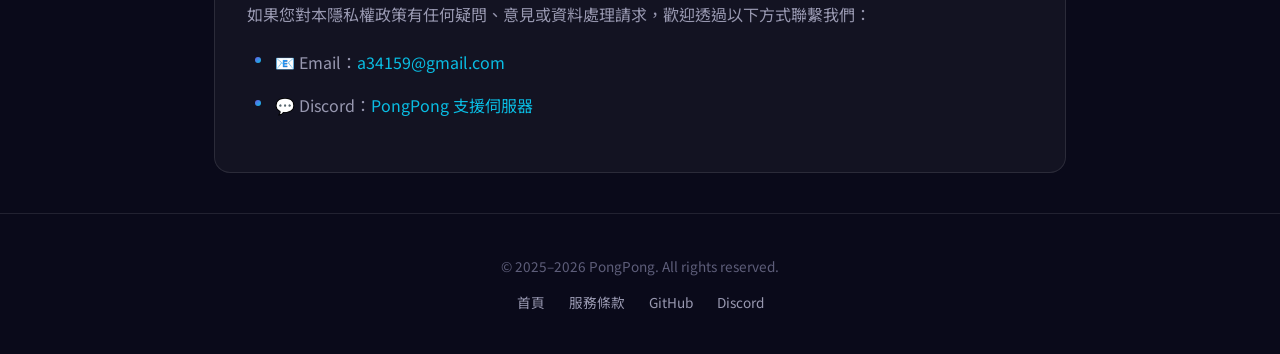
<file: privacy.html>
<!DOCTYPE html>
<html lang="zh">
<head>
<meta charset="UTF-8">
<meta name="viewport" content="width=device-width, initial-scale=1.0">
<title>隱私權政策 — PongPong Bot</title>
<meta name="description" content="PongPong Discord Bot 隱私權政策 — 了解我們如何收集、使用與保護您的資料。">
<meta property="og:title" content="隱私權政策 — PongPong Bot">
<meta property="og:description" content="PongPong Discord Bot 隱私權政策">
<meta property="og:type" content="website">
<meta property="og:image" content="images/pongpongicon.jpg">
<link rel="icon" type="image/jpeg" href="images/pongpongicon.jpg">
<meta name="theme-color" content="#0a0a1a">
<link rel="preconnect" href="https://fonts.googleapis.com">
<link rel="preconnect" href="https://fonts.gstatic.com" crossorigin>
<link href="https://fonts.googleapis.com/css2?family=Inter:wght@300;400;500;600;700&family=Noto+Sans+TC:wght@400;700&family=Noto+Sans+JP:wght@400;700&display=swap" rel="stylesheet">
<style>
:root {
  --bg-primary: #0a0a1a;
  --bg-secondary: #0f0f2e;
  --bg-card: rgba(255,255,255,0.04);
  --bg-card-hover: rgba(255,255,255,0.07);
  --bg-glass: rgba(255,255,255,0.06);
  --bg-glass-border: rgba(255,255,255,0.1);
  --bg-nav: rgba(10,10,26,0.85);
  --text-primary: #e8e8f0;
  --text-secondary: #9898b0;
  --text-muted: #5e5e7a;
  --accent-1: #6c5ce7;
  --accent-2: #0abde3;
  --accent-3: #a29bfe;
  --gradient-main: linear-gradient(135deg, #6c5ce7, #0abde3);
  --gradient-accent: linear-gradient(135deg, #a29bfe, #00cec9);
  --shadow-card: 0 8px 32px rgba(0,0,0,0.3);
  --shadow-glow: 0 0 40px rgba(108,92,231,0.15);
  --radius: 16px;
  --radius-sm: 10px;
  --font-zh: 'Noto Sans TC', sans-serif;
  --font-en: 'Inter', sans-serif;
  --font-ja: 'Noto Sans JP', sans-serif;
  --transition: 0.3s cubic-bezier(0.4, 0, 0.2, 1);
}

*, *::before, *::after { margin: 0; padding: 0; box-sizing: border-box; }
html { scroll-behavior: smooth; scroll-padding-top: 80px; }
html[lang="zh"] body { font-family: var(--font-zh); }
html[lang="en"] body { font-family: var(--font-en); }
html[lang="ja"] body { font-family: var(--font-ja); }

body {
  background: var(--bg-primary);
  color: var(--text-primary);
  line-height: 1.8;
  overflow-x: hidden;
  min-height: 100vh;
}

a { color: var(--accent-2); text-decoration: none; transition: color var(--transition); }
a:hover { color: var(--accent-3); }
.container { max-width: 900px; margin: 0 auto; padding: 0 24px; }

/* ── Ambient Background ── */
.ambient-bg {
  position: fixed; top: 0; left: 0; width: 100%; height: 100%;
  z-index: -1; overflow: hidden;
}
.ambient-orb {
  position: absolute; border-radius: 50%; filter: blur(120px); opacity: 0.12;
  animation: orbFloat 20s ease-in-out infinite alternate;
}
.ambient-orb:nth-child(1) { width: 600px; height: 600px; background: #0abde3; top: -200px; right: -100px; }
.ambient-orb:nth-child(2) { width: 500px; height: 500px; background: #6c5ce7; bottom: -150px; left: -100px; animation-delay: -10s; }
.ambient-orb:nth-child(3) { width: 300px; height: 300px; background: #00cec9; top: 50%; left: 40%; animation-delay: -5s; }
@keyframes orbFloat {
  0% { transform: translate(0, 0) scale(1); }
  50% { transform: translate(30px, -20px) scale(1.05); }
  100% { transform: translate(-20px, 30px) scale(0.95); }
}

/* ── Navbar ── */
.navbar {
  position: fixed; top: 0; left: 0; right: 0; z-index: 1000;
  background: var(--bg-nav);
  backdrop-filter: blur(20px) saturate(180%);
  -webkit-backdrop-filter: blur(20px) saturate(180%);
  border-bottom: 1px solid var(--bg-glass-border);
  transition: box-shadow var(--transition);
}
.navbar.scrolled { box-shadow: 0 4px 30px rgba(0,0,0,0.3); }
.navbar .container {
  display: flex; align-items: center; justify-content: space-between;
  height: 70px; max-width: 1200px;
}
.nav-logo {
  font-size: 1.4rem; font-weight: 700; color: var(--text-primary);
  display: flex; align-items: center; gap: 10px; text-decoration: none;
}
.nav-logo img {
  width: 36px; height: 36px; border-radius: 50%; object-fit: cover;
  border: 2px solid rgba(108,92,231,0.4);
}
.nav-right { display: flex; align-items: center; gap: 16px; }
.nav-back {
  display: flex; align-items: center; gap: 6px;
  color: var(--text-secondary); font-size: 0.9rem;
  padding: 8px 16px; border-radius: 8px;
  background: var(--bg-card); border: 1px solid var(--bg-glass-border);
  transition: all var(--transition);
}
.nav-back:hover { background: var(--bg-card-hover); color: var(--text-primary); }
.lang-switcher { display: flex; gap: 4px; }
.lang-btn {
  padding: 6px 12px; border-radius: 6px; border: 1px solid var(--bg-glass-border);
  background: transparent; color: var(--text-secondary); cursor: pointer;
  font-size: 0.8rem; font-family: inherit; transition: all var(--transition);
}
.lang-btn:hover, .lang-btn.active {
  background: var(--accent-1); color: white; border-color: var(--accent-1);
}

/* ── Hero ── */
.hero {
  padding: 140px 0 60px; text-align: center; position: relative;
}
.hero-badge {
  display: inline-flex; align-items: center; gap: 8px;
  padding: 8px 20px; border-radius: 50px;
  background: rgba(10,189,227,0.15); border: 1px solid rgba(10,189,227,0.3);
  color: var(--accent-2); font-size: 0.85rem; font-weight: 500;
  margin-bottom: 24px;
}
.hero h1 {
  font-size: clamp(2.2rem, 5vw, 3.2rem); font-weight: 700;
  background: var(--gradient-main);
  -webkit-background-clip: text; -webkit-text-fill-color: transparent;
  background-clip: text; margin-bottom: 16px;
}
.hero .subtitle {
  color: var(--text-secondary); font-size: 1.05rem; max-width: 600px; margin: 0 auto;
}
.hero .update-date {
  display: inline-flex; align-items: center; gap: 6px;
  color: var(--text-muted); font-size: 0.85rem; margin-top: 20px;
  padding: 6px 16px; border-radius: 20px;
  background: var(--bg-card); border: 1px solid var(--bg-glass-border);
}

/* ── TOC ── */
.toc {
  background: var(--bg-card); border: 1px solid var(--bg-glass-border);
  border-radius: var(--radius); padding: 28px 32px; margin-bottom: 40px;
}
.toc h3 {
  font-size: 1rem; color: var(--text-primary); margin-bottom: 16px;
  display: flex; align-items: center; gap: 8px;
}
.toc-list { list-style: none; display: grid; grid-template-columns: 1fr 1fr; gap: 8px; }
.toc-list a {
  display: flex; align-items: center; gap: 8px;
  color: var(--text-secondary); font-size: 0.9rem;
  padding: 8px 12px; border-radius: 8px;
  transition: all var(--transition);
}
.toc-list a:hover { color: var(--accent-2); background: rgba(10,189,227,0.08); }
.toc-num {
  display: inline-flex; align-items: center; justify-content: center;
  width: 24px; height: 24px; border-radius: 6px; flex-shrink: 0;
  background: var(--gradient-main); color: white; font-size: 0.75rem; font-weight: 600;
}

/* ── Section Cards ── */
.legal-section {
  background: var(--bg-card); border: 1px solid var(--bg-glass-border);
  border-radius: var(--radius); padding: 32px; margin-bottom: 24px;
  transition: all var(--transition);
  opacity: 0; transform: translateY(30px);
}
.legal-section.visible { opacity: 1; transform: translateY(0); }
.legal-section:hover { border-color: rgba(10,189,227,0.3); box-shadow: 0 0 40px rgba(10,189,227,0.1); }
.section-header {
  display: flex; align-items: center; gap: 14px; margin-bottom: 20px;
  padding-bottom: 16px; border-bottom: 1px solid var(--bg-glass-border);
}
.section-icon {
  display: flex; align-items: center; justify-content: center;
  width: 42px; height: 42px; border-radius: 12px; flex-shrink: 0;
  background: var(--gradient-main); font-size: 1.2rem;
}
.section-header h2 {
  font-size: 1.25rem; font-weight: 600; color: var(--text-primary);
}
.legal-section p {
  color: var(--text-secondary); margin-bottom: 12px; line-height: 1.9;
}
.legal-section ul {
  list-style: none; padding: 0; margin: 12px 0;
}
.legal-section ul li {
  color: var(--text-secondary); padding: 8px 0 8px 28px; position: relative;
  line-height: 1.7;
}
.legal-section ul li::before {
  content: ''; position: absolute; left: 8px; top: 16px;
  width: 6px; height: 6px; border-radius: 50%;
  background: var(--gradient-main);
}
.legal-section .highlight-box {
  background: rgba(10,189,227,0.08); border: 1px solid rgba(10,189,227,0.2);
  border-radius: var(--radius-sm); padding: 16px 20px; margin: 16px 0;
  color: var(--text-secondary); font-size: 0.95rem;
}

/* ── Data Table ── */
.data-table {
  width: 100%; border-collapse: separate; border-spacing: 0;
  border-radius: var(--radius-sm); overflow: hidden; margin: 16px 0;
  border: 1px solid var(--bg-glass-border);
}
.data-table th {
  background: rgba(108,92,231,0.15); color: var(--text-primary);
  padding: 12px 16px; text-align: left; font-weight: 600; font-size: 0.9rem;
}
.data-table td {
  padding: 12px 16px; color: var(--text-secondary); font-size: 0.9rem;
  border-top: 1px solid var(--bg-glass-border);
}
.data-table tr:hover td { background: rgba(255,255,255,0.02); }

/* ── Footer ── */
.footer {
  padding: 40px 0; text-align: center;
  border-top: 1px solid var(--bg-glass-border);
  margin-top: 40px;
}
.footer p { color: var(--text-muted); font-size: 0.85rem; margin-bottom: 12px; }
.footer-links { display: flex; justify-content: center; gap: 24px; flex-wrap: wrap; }
.footer-links a {
  color: var(--text-secondary); font-size: 0.85rem;
  transition: color var(--transition);
}
.footer-links a:hover { color: var(--accent-2); }

/* ── Back to Top ── */
.back-to-top {
  position: fixed; bottom: 30px; right: 30px; z-index: 999;
  width: 48px; height: 48px; border-radius: 14px;
  background: var(--gradient-main); border: none; cursor: pointer;
  display: flex; align-items: center; justify-content: center;
  color: white; font-size: 1.2rem; box-shadow: 0 4px 20px rgba(108,92,231,0.4);
  opacity: 0; transform: translateY(20px); pointer-events: none;
  transition: all var(--transition);
}
.back-to-top.visible { opacity: 1; transform: translateY(0); pointer-events: auto; }
.back-to-top:hover { transform: translateY(-3px); box-shadow: 0 6px 30px rgba(108,92,231,0.6); }

/* ── Responsive ── */
@media (max-width: 768px) {
  .toc-list { grid-template-columns: 1fr; }
  .legal-section { padding: 24px 20px; }
  .nav-back span { display: none; }
  .hero h1 { font-size: 2rem; }
  .data-table { font-size: 0.85rem; }
  .data-table th, .data-table td { padding: 10px 12px; }
}
</style>
</head>
<body>

<div class="ambient-bg">
  <div class="ambient-orb"></div>
  <div class="ambient-orb"></div>
  <div class="ambient-orb"></div>
</div>

<!-- Navbar -->
<nav class="navbar" id="navbar">
  <div class="container" style="display:flex;align-items:center;justify-content:space-between;height:70px;max-width:1200px;">
    <a href="index.html" class="nav-logo">
      <img src="images/pongpongicon.jpg" alt="PongPong">
      <span>PongPong</span>
    </a>
    <div class="nav-right" style="display:flex;align-items:center;gap:12px;">
      <a href="features.html" style="color:var(--text-secondary);font-size:0.85rem;padding:6px 12px;border-radius:6px;transition:all 0.3s;" data-i18n="nav_feat">功能</a>
      <a href="commands.html" style="color:var(--text-secondary);font-size:0.85rem;padding:6px 12px;border-radius:6px;transition:all 0.3s;" data-i18n="nav_cmd">指令</a>
      <a href="index.html" class="nav-back">← <span data-i18n="nav_back">返回首頁</span></a>
      <div class="lang-switcher">
        <button class="lang-btn active" onclick="switchLang('zh')">中文</button>
        <button class="lang-btn" onclick="switchLang('en')">EN</button>
        <button class="lang-btn" onclick="switchLang('ja')">日本語</button>
      </div>
    </div>
  </div>
</nav>

<!-- Hero -->
<section class="hero">
  <div class="container">
    <div class="hero-badge">🔒 <span data-i18n="hero_badge">資料保護</span></div>
    <h1 data-i18n="hero_title">隱私權政策</h1>
    <p class="subtitle" data-i18n="hero_subtitle">我們重視您的隱私。本政策說明 PongPong Bot 如何收集、使用與保護您的資料。</p>
    <div class="update-date">🕐 <span data-i18n="last_updated">最後更新：2026 年 6 月 12 日</span></div>
  </div>
</section>

<!-- Content -->
<main class="container">

  <!-- TOC -->
  <div class="toc">
    <h3>📋 <span data-i18n="toc_title">目錄</span></h3>
    <ul class="toc-list">
      <li><a href="#s1"><span class="toc-num">1</span> <span data-i18n="p1_title">我們收集的資料</span></a></li>
      <li><a href="#s2"><span class="toc-num">2</span> <span data-i18n="p2_title">資料使用方式</span></a></li>
      <li><a href="#s3"><span class="toc-num">3</span> <span data-i18n="p3_title">資料儲存與保留</span></a></li>
      <li><a href="#s4"><span class="toc-num">4</span> <span data-i18n="p4_title">第三方服務</span></a></li>
      <li><a href="#s5"><span class="toc-num">5</span> <span data-i18n="p5_title">資料安全</span></a></li>
      <li><a href="#s6"><span class="toc-num">6</span> <span data-i18n="p6_title">使用者權利</span></a></li>
      <li><a href="#s7"><span class="toc-num">7</span> <span data-i18n="p7_title">Cookie 政策</span></a></li>
      <li><a href="#s8"><span class="toc-num">8</span> <span data-i18n="p8_title">未成年人保護</span></a></li>
      <li><a href="#s9"><span class="toc-num">9</span> <span data-i18n="p9_title">政策更新</span></a></li>
      <li><a href="#s10"><span class="toc-num">10</span> <span data-i18n="p10_title">聯繫我們</span></a></li>
    </ul>
  </div>

  <!-- Section 1 -->
  <div class="legal-section" id="s1">
    <div class="section-header">
      <div class="section-icon">📊</div>
      <h2 data-i18n="p1_title">我們收集的資料</h2>
    </div>
    <p data-i18n="p1_p1">為提供核心功能，PongPong Bot 會收集以下有限的資料：</p>
    <table class="data-table">
      <thead>
        <tr>
          <th data-i18n="table_data">資料類型</th>
          <th data-i18n="table_purpose">用途</th>
          <th data-i18n="table_retention">保留方式</th>
        </tr>
      </thead>
      <tbody>
        <tr>
          <td data-i18n="d1_type">Discord 使用者 ID</td>
          <td data-i18n="d1_use">指令路由、翻譯歷史歸屬</td>
          <td data-i18n="d1_keep">本地資料庫</td>
        </tr>
        <tr>
          <td data-i18n="d2_type">Discord 伺服器 ID</td>
          <td data-i18n="d2_use">伺服器設定（語言、每日推播頻道）</td>
          <td data-i18n="d2_keep">本地資料庫</td>
        </tr>
        <tr>
          <td data-i18n="d3_type">翻譯歷史</td>
          <td data-i18n="d3_use">提供 /history 指令查詢</td>
          <td data-i18n="d3_keep">本地 SQLite 資料庫</td>
        </tr>
        <tr>
          <td data-i18n="d4_type">Spotify OAuth Token</td>
          <td data-i18n="d4_use">Spotify Connect 驗證</td>
          <td data-i18n="d4_keep">僅暫存於記憶體，斷線即清除</td>
        </tr>
        <tr>
          <td data-i18n="d5_type">指令使用紀錄</td>
          <td data-i18n="d5_use">功能運作與錯誤診斷</td>
          <td data-i18n="d5_keep">伺服器日誌（定期清除）</td>
        </tr>
      </tbody>
    </table>
    <div class="highlight-box" data-i18n="p1_note">
      ✅ 我們不會永久儲存您的訊息內容。翻譯功能僅即時處理文字，不會保留原始訊息。
    </div>
  </div>

  <!-- Section 2 -->
  <div class="legal-section" id="s2">
    <div class="section-header">
      <div class="section-icon">⚙️</div>
      <h2 data-i18n="p2_title">資料使用方式</h2>
    </div>
    <p data-i18n="p2_p1">我們收集的資料僅用於以下目的：</p>
    <ul>
      <li data-i18n="p2_u1">✅ 提供機器人核心功能（翻譯、天氣、匯率、股票等）</li>
      <li data-i18n="p2_u2">✅ 改善服務品質與使用者體驗</li>
      <li data-i18n="p2_u3">✅ 診斷技術問題與錯誤</li>
      <li data-i18n="p2_u4">✅ 維護服務安全性</li>
    </ul>
    <div class="highlight-box" data-i18n="p2_note">
      🚫 我們絕不會將您的資料用於廣告投放，也絕不會出售給任何第三方。
    </div>
  </div>

  <!-- Section 3 -->
  <div class="legal-section" id="s3">
    <div class="section-header">
      <div class="section-icon">🗄️</div>
      <h2 data-i18n="p3_title">資料儲存與保留</h2>
    </div>
    <ul>
      <li data-i18n="p3_s1">翻譯歷史儲存於伺服器上的本地 SQLite 資料庫中</li>
      <li data-i18n="p3_s2">Spotify OAuth Token 僅暫存於伺服器記憶體，使用者斷線後立即清除</li>
      <li data-i18n="p3_s3">伺服器託管於 Oracle Cloud Infrastructure (OCI)，位於日本東京區域</li>
      <li data-i18n="p3_s4">資料僅在提供功能所需的時間內保留</li>
      <li data-i18n="p3_s5">使用者可隨時要求刪除與其相關的所有資料</li>
    </ul>
  </div>

  <!-- Section 4 -->
  <div class="legal-section" id="s4">
    <div class="section-header">
      <div class="section-icon">🔗</div>
      <h2 data-i18n="p4_title">第三方服務</h2>
    </div>
    <p data-i18n="p4_p1">本機器人使用以下第三方服務。當您使用相關功能時，您的資料可能會依其隱私權政策被處理：</p>
    <ul>
      <li data-i18n="p4_s1">🌐 Google Cloud Translation API — 翻譯文字會被傳送至 Google 伺服器處理</li>
      <li data-i18n="p4_s2">🎵 Spotify Web API — OAuth 授權會與 Spotify 伺服器通訊</li>
      <li data-i18n="p4_s3">🌤️ OpenWeatherMap API — 查詢城市名稱會被傳送至其伺服器</li>
      <li data-i18n="p4_s4">💱 ExchangeRate-API — 匯率查詢不涉及個人資料</li>
      <li data-i18n="p4_s5">📈 Alpha Vantage API — 股票查詢不涉及個人資料</li>
    </ul>
    <p data-i18n="p4_p2">我們建議您閱讀這些第三方服務各自的隱私權政策。</p>
  </div>

  <!-- Section 5 -->
  <div class="legal-section" id="s5">
    <div class="section-header">
      <div class="section-icon">🛡️</div>
      <h2 data-i18n="p5_title">資料安全</h2>
    </div>
    <p data-i18n="p5_p1">我們採取以下措施保護您的資料：</p>
    <ul>
      <li data-i18n="p5_m1">🔐 所有資料傳輸使用 HTTPS 加密</li>
      <li data-i18n="p5_m2">📉 遵循最小化收集原則 — 只收集提供功能所必需的資料</li>
      <li data-i18n="p5_m3">🔑 伺服器存取權限僅限機器人開發者</li>
      <li data-i18n="p5_m4">🔄 定期進行安全性更新與維護</li>
      <li data-i18n="p5_m5">🗑️ Spotify Token 等敏感資料不會寫入磁碟</li>
    </ul>
  </div>

  <!-- Section 6 -->
  <div class="legal-section" id="s6">
    <div class="section-header">
      <div class="section-icon">👤</div>
      <h2 data-i18n="p6_title">使用者權利</h2>
    </div>
    <p data-i18n="p6_p1">您對自己的資料擁有以下權利：</p>
    <ul>
      <li data-i18n="p6_r1">📋 有權了解我們儲存了哪些與您相關的資料</li>
      <li data-i18n="p6_r2">🗑️ 有權要求刪除所有與您相關的資料</li>
      <li data-i18n="p6_r3">📤 有權要求匯出您的資料</li>
      <li data-i18n="p6_r4">⏱️ 資料刪除請求將於 30 天內處理</li>
    </ul>
    <div class="highlight-box" data-i18n="p6_note">
      📬 如需行使上述權利，請透過 Email (a34159@gmail.com) 或 Discord 支援伺服器聯繫我們。
    </div>
  </div>

  <!-- Section 7 -->
  <div class="legal-section" id="s7">
    <div class="section-header">
      <div class="section-icon">🍪</div>
      <h2 data-i18n="p7_title">Cookie 政策</h2>
    </div>
    <p data-i18n="p7_p1">PongPong 網站本身不使用追蹤型 Cookie。</p>
    <p data-i18n="p7_p2">我們僅使用瀏覽器的 LocalStorage 儲存您的語言偏好設定（中文/英文/日文），以改善瀏覽體驗。此資料完全儲存在您的裝置上，不會傳送至任何伺服器。</p>
  </div>

  <!-- Section 8 -->
  <div class="legal-section" id="s8">
    <div class="section-header">
      <div class="section-icon">🧒</div>
      <h2 data-i18n="p8_title">未成年人保護</h2>
    </div>
    <p data-i18n="p8_p1">本機器人不針對 13 歲以下的兒童提供服務。我們不會刻意收集兒童的個人資料。</p>
    <p data-i18n="p8_p2">若我們得知有 13 歲以下的使用者使用了本機器人，我們將立即採取措施刪除其相關資料。如果您認為有兒童正在使用本機器人，請聯繫我們。</p>
  </div>

  <!-- Section 9 -->
  <div class="legal-section" id="s9">
    <div class="section-header">
      <div class="section-icon">📢</div>
      <h2 data-i18n="p9_title">政策更新</h2>
    </div>
    <p data-i18n="p9_p1">我們可能會不定期更新本隱私權政策。重大更新將透過以下方式通知：</p>
    <ul>
      <li data-i18n="p9_n1">📣 Discord 支援伺服器公告</li>
      <li data-i18n="p9_n2">📅 本頁面頂部的「最後更新」日期變更</li>
    </ul>
    <p data-i18n="p9_p2">在政策更新後繼續使用本機器人，即表示您接受更新後的隱私權政策。</p>
  </div>

  <!-- Section 10 -->
  <div class="legal-section" id="s10">
    <div class="section-header">
      <div class="section-icon">💬</div>
      <h2 data-i18n="p10_title">聯繫我們</h2>
    </div>
    <p data-i18n="p10_p1">如果您對本隱私權政策有任何疑問、意見或資料處理請求，歡迎透過以下方式聯繫我們：</p>
    <ul>
      <li>📧 Email：<a href="mailto:a34159@gmail.com">a34159@gmail.com</a></li>
      <li>💬 Discord：<a href="https://discord.gg/r8grruws" target="_blank" rel="noopener">PongPong 支援伺服器</a></li>
    </ul>
  </div>

</main>

<!-- Footer -->
<footer class="footer">
  <div class="container">
    <p>© 2025–2026 PongPong. All rights reserved.</p>
    <div class="footer-links">
      <a href="index.html" data-i18n="footer_home">首頁</a>
      <a href="terms.html" data-i18n="footer_terms">服務條款</a>
      <a href="https://github.com/james8976" target="_blank" rel="noopener">GitHub</a>
      <a href="https://discord.gg/r8grruws" target="_blank" rel="noopener">Discord</a>
    </div>
  </div>
</footer>

<!-- Back to Top -->
<button class="back-to-top" id="backToTop" onclick="window.scrollTo({top:0,behavior:'smooth'})">↑</button>

<script>
(function() {
  'use strict';

  const i18n = {
    zh: {
      nav_back:'返回首頁', hero_badge:'資料保護', hero_title:'隱私權政策',
      hero_subtitle:'我們重視您的隱私。本政策說明 PongPong Bot 如何收集、使用與保護您的資料。',
      last_updated:'最後更新：2026 年 6 月 12 日', toc_title:'目錄',
      p1_title:'我們收集的資料', p2_title:'資料使用方式', p3_title:'資料儲存與保留',
      p4_title:'第三方服務', p5_title:'資料安全', p6_title:'使用者權利',
      p7_title:'Cookie 政策', p8_title:'未成年人保護', p9_title:'政策更新', p10_title:'聯繫我們',
      p1_p1:'為提供核心功能，PongPong Bot 會收集以下有限的資料：',
      table_data:'資料類型', table_purpose:'用途', table_retention:'保留方式',
      d1_type:'Discord 使用者 ID', d1_use:'指令路由、翻譯歷史歸屬', d1_keep:'本地資料庫',
      d2_type:'Discord 伺服器 ID', d2_use:'伺服器設定（語言、每日推播頻道）', d2_keep:'本地資料庫',
      d3_type:'翻譯歷史', d3_use:'提供 /history 指令查詢', d3_keep:'本地 SQLite 資料庫',
      d4_type:'Spotify OAuth Token', d4_use:'Spotify Connect 驗證', d4_keep:'僅暫存於記憶體，斷線即清除',
      d5_type:'指令使用紀錄', d5_use:'功能運作與錯誤診斷', d5_keep:'伺服器日誌（定期清除）',
      p1_note:'✅ 我們不會永久儲存您的訊息內容。翻譯功能僅即時處理文字，不會保留原始訊息。',
      p2_p1:'我們收集的資料僅用於以下目的：',
      p2_u1:'✅ 提供機器人核心功能（翻譯、天氣、匯率、股票等）',
      p2_u2:'✅ 改善服務品質與使用者體驗', p2_u3:'✅ 診斷技術問題與錯誤', p2_u4:'✅ 維護服務安全性',
      p2_note:'🚫 我們絕不會將您的資料用於廣告投放，也絕不會出售給任何第三方。',
      p3_s1:'翻譯歷史儲存於伺服器上的本地 SQLite 資料庫中',
      p3_s2:'Spotify OAuth Token 僅暫存於伺服器記憶體，使用者斷線後立即清除',
      p3_s3:'伺服器託管於 Oracle Cloud Infrastructure (OCI)，位於日本東京區域',
      p3_s4:'資料僅在提供功能所需的時間內保留', p3_s5:'使用者可隨時要求刪除與其相關的所有資料',
      p4_p1:'本機器人使用以下第三方服務。當您使用相關功能時，您的資料可能會依其隱私權政策被處理：',
      p4_s1:'🌐 Google Cloud Translation API — 翻譯文字會被傳送至 Google 伺服器處理',
      p4_s2:'🎵 Spotify Web API — OAuth 授權會與 Spotify 伺服器通訊',
      p4_s3:'🌤️ OpenWeatherMap API — 查詢城市名稱會被傳送至其伺服器',
      p4_s4:'💱 ExchangeRate-API — 匯率查詢不涉及個人資料',
      p4_s5:'📈 Alpha Vantage API — 股票查詢不涉及個人資料',
      p4_p2:'我們建議您閱讀這些第三方服務各自的隱私權政策。',
      p5_p1:'我們採取以下措施保護您的資料：',
      p5_m1:'🔐 所有資料傳輸使用 HTTPS 加密', p5_m2:'📉 遵循最小化收集原則 — 只收集提供功能所必需的資料',
      p5_m3:'🔑 伺服器存取權限僅限機器人開發者', p5_m4:'🔄 定期進行安全性更新與維護',
      p5_m5:'🗑️ Spotify Token 等敏感資料不會寫入磁碟',
      p6_p1:'您對自己的資料擁有以下權利：',
      p6_r1:'📋 有權了解我們儲存了哪些與您相關的資料', p6_r2:'🗑️ 有權要求刪除所有與您相關的資料',
      p6_r3:'📤 有權要求匯出您的資料', p6_r4:'⏱️ 資料刪除請求將於 30 天內處理',
      p6_note:'📬 如需行使上述權利，請透過 Email (a34159@gmail.com) 或 Discord 支援伺服器聯繫我們。',
      p7_p1:'PongPong 網站本身不使用追蹤型 Cookie。',
      p7_p2:'我們僅使用瀏覽器的 LocalStorage 儲存您的語言偏好設定（中文/英文/日文），以改善瀏覽體驗。此資料完全儲存在您的裝置上，不會傳送至任何伺服器。',
      p8_p1:'本機器人不針對 13 歲以下的兒童提供服務。我們不會刻意收集兒童的個人資料。',
      p8_p2:'若我們得知有 13 歲以下的使用者使用了本機器人，我們將立即採取措施刪除其相關資料。如果您認為有兒童正在使用本機器人，請聯繫我們。',
      p9_p1:'我們可能會不定期更新本隱私權政策。重大更新將透過以下方式通知：',
      p9_n1:'📣 Discord 支援伺服器公告', p9_n2:'📅 本頁面頂部的「最後更新」日期變更',
      p9_p2:'在政策更新後繼續使用本機器人，即表示您接受更新後的隱私權政策。',
      p10_p1:'如果您對本隱私權政策有任何疑問、意見或資料處理請求，歡迎透過以下方式聯繫我們：',
      footer_home:'首頁', footer_terms:'服務條款'
    },
    en: {
      nav_back:'Back to Home', hero_badge:'Data Protection', hero_title:'Privacy Policy',
      hero_subtitle:'We value your privacy. This policy explains how PongPong Bot collects, uses, and protects your data.',
      last_updated:'Last Updated: June 12, 2026', toc_title:'Table of Contents',
      p1_title:'Data We Collect', p2_title:'How We Use Data', p3_title:'Data Storage & Retention',
      p4_title:'Third-Party Services', p5_title:'Data Security', p6_title:'Your Rights',
      p7_title:'Cookie Policy', p8_title:'Children\'s Privacy', p9_title:'Policy Updates', p10_title:'Contact Us',
      p1_p1:'To provide its core features, PongPong Bot collects the following limited data:',
      table_data:'Data Type', table_purpose:'Purpose', table_retention:'Retention',
      d1_type:'Discord User ID', d1_use:'Command routing, translation history', d1_keep:'Local database',
      d2_type:'Discord Server ID', d2_use:'Server settings (language, daily push channel)', d2_keep:'Local database',
      d3_type:'Translation History', d3_use:'Provides /history command', d3_keep:'Local SQLite database',
      d4_type:'Spotify OAuth Token', d4_use:'Spotify Connect authentication', d4_keep:'Memory only, cleared on disconnect',
      d5_type:'Command Usage Logs', d5_use:'Functionality & error diagnostics', d5_keep:'Server logs (periodically cleared)',
      p1_note:'✅ We do not permanently store your message content. Translation processes text in real-time without retaining the original message.',
      p2_p1:'The data we collect is used solely for the following purposes:',
      p2_u1:'✅ Providing core bot features (translation, weather, currency, stocks, etc.)',
      p2_u2:'✅ Improving service quality and user experience',
      p2_u3:'✅ Diagnosing technical issues and errors', p2_u4:'✅ Maintaining service security',
      p2_note:'🚫 We will never use your data for advertising, and we will never sell it to any third party.',
      p3_s1:'Translation history is stored in a local SQLite database on the server',
      p3_s2:'Spotify OAuth Tokens are stored in server memory only, cleared immediately upon disconnect',
      p3_s3:'Server is hosted on Oracle Cloud Infrastructure (OCI), Tokyo Japan region',
      p3_s4:'Data is retained only as long as needed for functionality',
      p3_s5:'Users may request deletion of all their associated data at any time',
      p4_p1:'The Bot uses the following third-party services. When using related features, your data may be processed according to their privacy policies:',
      p4_s1:'🌐 Google Cloud Translation API — Translated text is sent to Google servers',
      p4_s2:'🎵 Spotify Web API — OAuth authorization communicates with Spotify servers',
      p4_s3:'🌤️ OpenWeatherMap API — City names are sent to their servers',
      p4_s4:'💱 ExchangeRate-API — Currency queries don\'t involve personal data',
      p4_s5:'📈 Alpha Vantage API — Stock queries don\'t involve personal data',
      p4_p2:'We recommend reading the privacy policies of these third-party services.',
      p5_p1:'We take the following measures to protect your data:',
      p5_m1:'🔐 All data transmission encrypted via HTTPS',
      p5_m2:'📉 Minimal data collection principle — only what\'s necessary',
      p5_m3:'🔑 Server access restricted to bot developer only',
      p5_m4:'🔄 Regular security updates and maintenance',
      p5_m5:'🗑️ Sensitive data like Spotify tokens never written to disk',
      p6_p1:'You have the following rights regarding your data:',
      p6_r1:'📋 Right to know what data we store about you',
      p6_r2:'🗑️ Right to request deletion of all your data',
      p6_r3:'📤 Right to request a data export',
      p6_r4:'⏱️ Data deletion requests processed within 30 days',
      p6_note:'📬 To exercise these rights, contact us via Email (a34159@gmail.com) or our Discord support server.',
      p7_p1:'The PongPong website does not use tracking cookies.',
      p7_p2:'We only use browser LocalStorage to save your language preference (Chinese/English/Japanese) for a better browsing experience. This data is stored entirely on your device and is never sent to any server.',
      p8_p1:'The Bot is not intended for children under 13. We do not knowingly collect personal data from children.',
      p8_p2:'If we learn that a user under 13 has used the Bot, we will immediately take steps to delete their data. If you believe a child is using the Bot, please contact us.',
      p9_p1:'We may update this Privacy Policy from time to time. Major updates will be announced via:',
      p9_n1:'📣 Discord support server announcements', p9_n2:'📅 Updated "Last Updated" date at the top of this page',
      p9_p2:'Continued use of the Bot after a policy update constitutes acceptance of the updated Privacy Policy.',
      p10_p1:'If you have any questions, comments, or data processing requests regarding this Privacy Policy, please contact us:',
      footer_home:'Home', footer_terms:'Terms of Service'
    },
    ja: {
      nav_back:'ホームに戻る', hero_badge:'データ保護', hero_title:'プライバシーポリシー',
      hero_subtitle:'私たちはあなたのプライバシーを大切にしています。本ポリシーでは、PongPong Botがどのようにデータを収集、使用、保護するかを説明します。',
      last_updated:'最終更新日：2026年6月12日', toc_title:'目次',
      p1_title:'収集するデータ', p2_title:'データの使用方法', p3_title:'データの保存と保持',
      p4_title:'サードパーティサービス', p5_title:'データセキュリティ', p6_title:'ユーザーの権利',
      p7_title:'Cookieポリシー', p8_title:'未成年者の保護', p9_title:'ポリシーの更新', p10_title:'お問い合わせ',
      p1_p1:'コア機能を提供するために、PongPong Botは以下の限定的なデータを収集します：',
      table_data:'データ種別', table_purpose:'目的', table_retention:'保持方法',
      d1_type:'Discord ユーザーID', d1_use:'コマンドルーティング、翻訳履歴', d1_keep:'ローカルDB',
      d2_type:'Discord サーバーID', d2_use:'サーバー設定（言語、デイリープッシュ）', d2_keep:'ローカルDB',
      d3_type:'翻訳履歴', d3_use:'/history コマンド', d3_keep:'ローカルSQLite DB',
      d4_type:'Spotify OAuth Token', d4_use:'Spotify Connect認証', d4_keep:'メモリのみ、切断時に消去',
      d5_type:'コマンド使用ログ', d5_use:'機能動作・エラー診断', d5_keep:'サーバーログ（定期消去）',
      p1_note:'✅ メッセージ内容を永続的に保存することはありません。翻訳機能はテキストをリアルタイムで処理し、元のメッセージは保持しません。',
      p2_p1:'収集したデータは以下の目的にのみ使用されます：',
      p2_u1:'✅ Botのコア機能（翻訳、天気、為替、株式など）の提供',
      p2_u2:'✅ サービス品質とユーザー体験の向上',
      p2_u3:'✅ 技術的な問題やエラーの診断', p2_u4:'✅ サービスセキュリティの維持',
      p2_note:'🚫 お客様のデータを広告目的で使用したり、第三者に販売することは絶対にありません。',
      p3_s1:'翻訳履歴はサーバー上のローカルSQLiteデータベースに保存',
      p3_s2:'Spotify OAuth Tokenはサーバーメモリにのみ一時保存、切断時に即座に消去',
      p3_s3:'サーバーはOracle Cloud Infrastructure (OCI)の東京リージョンにホスティング',
      p3_s4:'データは機能提供に必要な期間のみ保持', p3_s5:'ユーザーはいつでも関連データの削除を要求可能',
      p4_p1:'本Botは以下のサードパーティサービスを使用しています。関連機能の利用時、データはそれぞれのプライバシーポリシーに従って処理される場合があります：',
      p4_s1:'🌐 Google Cloud Translation API — 翻訳テキストがGoogleサーバーに送信されます',
      p4_s2:'🎵 Spotify Web API — OAuth認証がSpotifyサーバーと通信します',
      p4_s3:'🌤️ OpenWeatherMap API — 都市名がサーバーに送信されます',
      p4_s4:'💱 ExchangeRate-API — 為替クエリに個人データは含まれません',
      p4_s5:'📈 Alpha Vantage API — 株式クエリに個人データは含まれません',
      p4_p2:'これらのサードパーティサービスのプライバシーポリシーもお読みになることをお勧めします。',
      p5_p1:'データを保護するために以下の措置を講じています：',
      p5_m1:'🔐 すべてのデータ転送をHTTPSで暗号化',
      p5_m2:'📉 最小限のデータ収集原則 — 機能提供に必要なもののみ',
      p5_m3:'🔑 サーバーアクセスはBot開発者のみに制限',
      p5_m4:'🔄 定期的なセキュリティアップデートとメンテナンス',
      p5_m5:'🗑️ Spotify Tokenなどの機密データはディスクに書き込まない',
      p6_p1:'お客様のデータに関して以下の権利があります：',
      p6_r1:'📋 保存されているデータを知る権利', p6_r2:'🗑️ すべてのデータの削除を要求する権利',
      p6_r3:'📤 データのエクスポートを要求する権利', p6_r4:'⏱️ データ削除リクエストは30日以内に処理',
      p6_note:'📬 これらの権利を行使するには、Email (a34159@gmail.com) またはDiscordサポートサーバーにご連絡ください。',
      p7_p1:'PongPongウェブサイトはトラッキングCookieを使用しません。',
      p7_p2:'ブラウジング体験向上のため、ブラウザのLocalStorageに言語設定（中国語/英語/日本語）のみ保存します。このデータはお使いのデバイスにのみ保存され、サーバーに送信されることはありません。',
      p8_p1:'本Botは13歳未満の児童を対象としていません。児童の個人データを意図的に収集することはありません。',
      p8_p2:'13歳未満のユーザーが本Botを利用していることが判明した場合、直ちにそのデータを削除する措置を講じます。児童が本Botを利用していると思われる場合は、ご連絡ください。',
      p9_p1:'本プライバシーポリシーは随時更新される場合があります。重要な更新は以下の方法で通知されます：',
      p9_n1:'📣 Discordサポートサーバーでの告知', p9_n2:'📅 本ページ上部の「最終更新日」の変更',
      p9_p2:'ポリシー更新後も本Botの利用を継続することで、更新されたプライバシーポリシーに同意したものとみなされます。',
      p10_p1:'本プライバシーポリシーに関するご質問、ご意見、またはデータ処理のリクエストがある場合は、以下の方法でお問い合わせください：',
      footer_home:'ホーム', footer_terms:'利用規約'
    }
  };

  let currentLang = localStorage.getItem('pongpong-lang') || 'zh';

  function switchLang(lang) {
    currentLang = lang;
    localStorage.setItem('pongpong-lang', lang);
    document.documentElement.lang = lang;
    document.querySelectorAll('.lang-btn').forEach(b => b.classList.remove('active'));
    document.querySelector(`.lang-btn[onclick="switchLang('${lang}')"]`).classList.add('active');
    document.querySelectorAll('[data-i18n]').forEach(el => {
      const key = el.getAttribute('data-i18n');
      if (i18n[lang] && i18n[lang][key]) el.textContent = i18n[lang][key];
    });
    document.title = lang === 'en' ? 'Privacy Policy — PongPong Bot' :
                     lang === 'ja' ? 'プライバシーポリシー — PongPong Bot' : '隱私權政策 — PongPong Bot';
  }

  window.switchLang = switchLang;
  switchLang(currentLang);

  const navbar = document.getElementById('navbar');
  const backToTop = document.getElementById('backToTop');
  window.addEventListener('scroll', () => {
    navbar.classList.toggle('scrolled', window.scrollY > 50);
    backToTop.classList.toggle('visible', window.scrollY > 400);
  });

  const observer = new IntersectionObserver((entries) => {
    entries.forEach(e => { if (e.isIntersecting) e.target.classList.add('visible'); });
  }, { threshold: 0.1, rootMargin: '0px 0px -40px 0px' });
  document.querySelectorAll('.legal-section').forEach(s => observer.observe(s));
})();
</script>
</body>
</html>
</file>
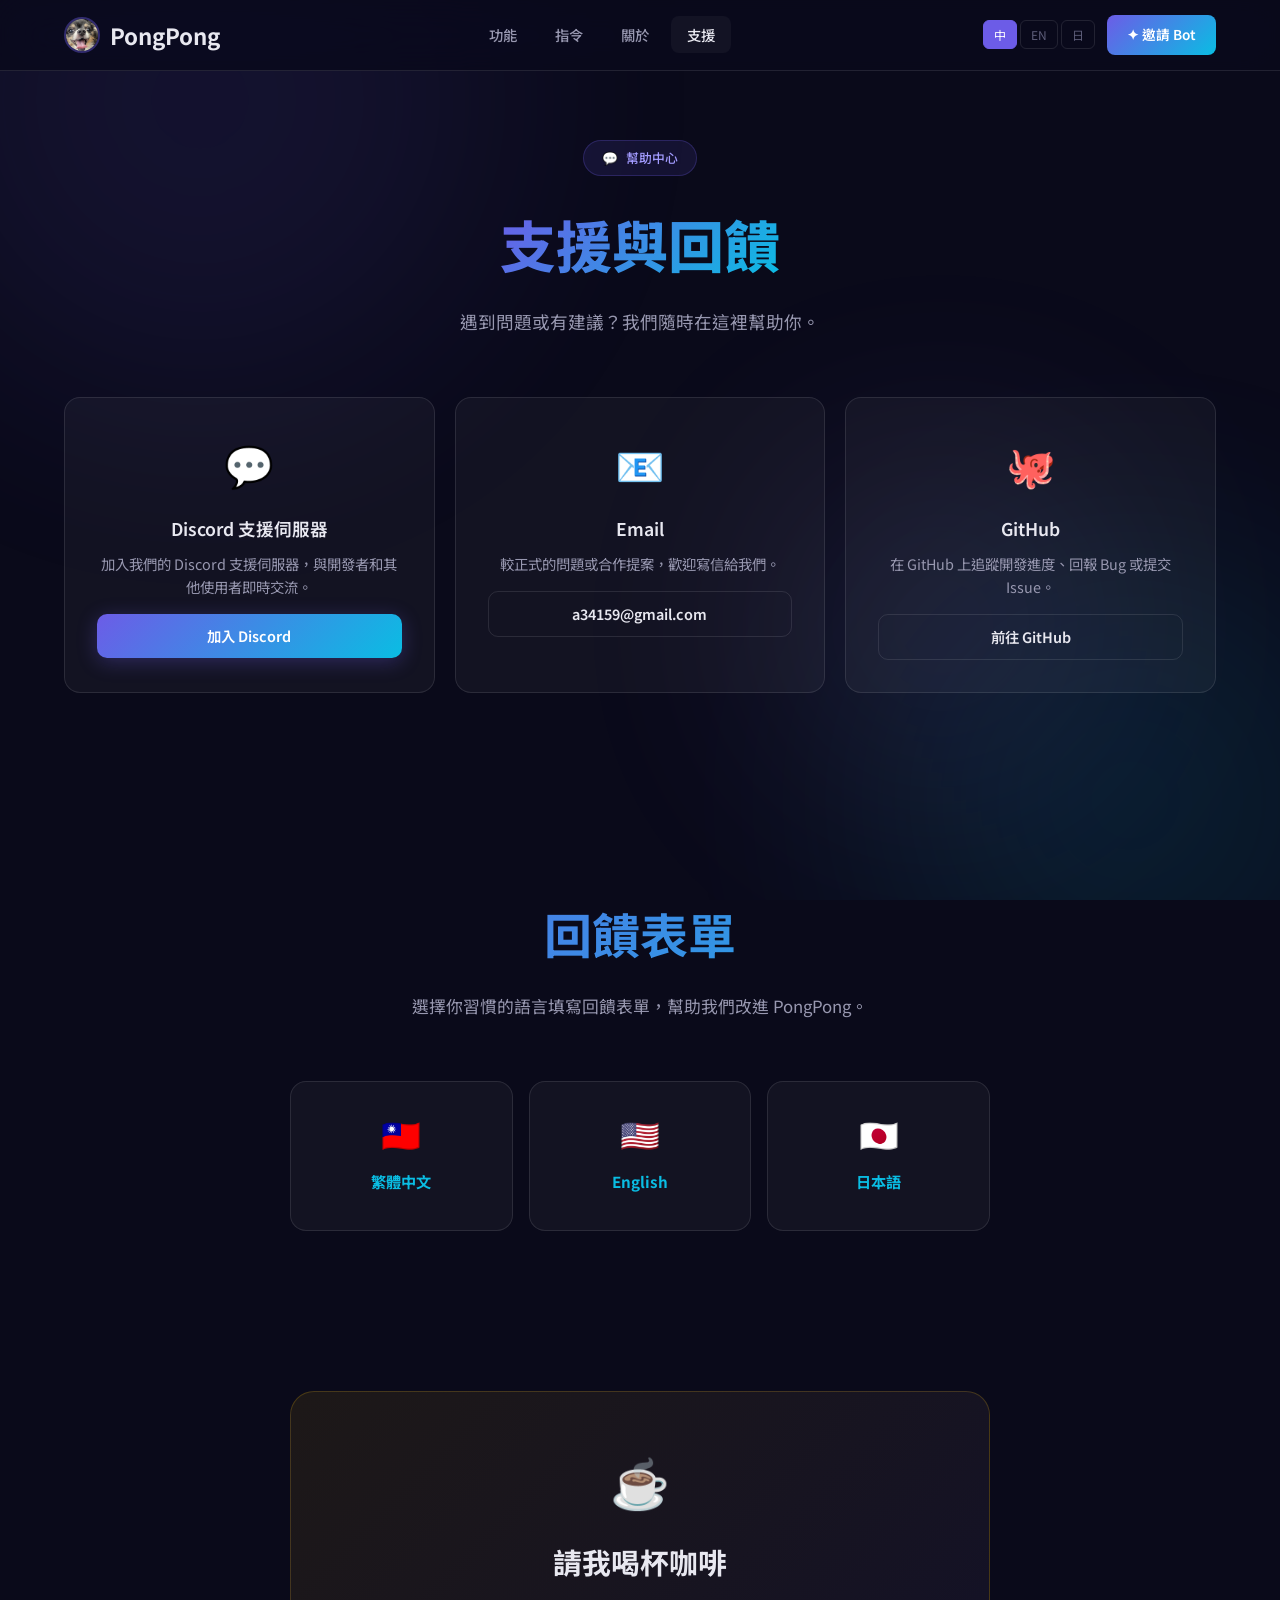
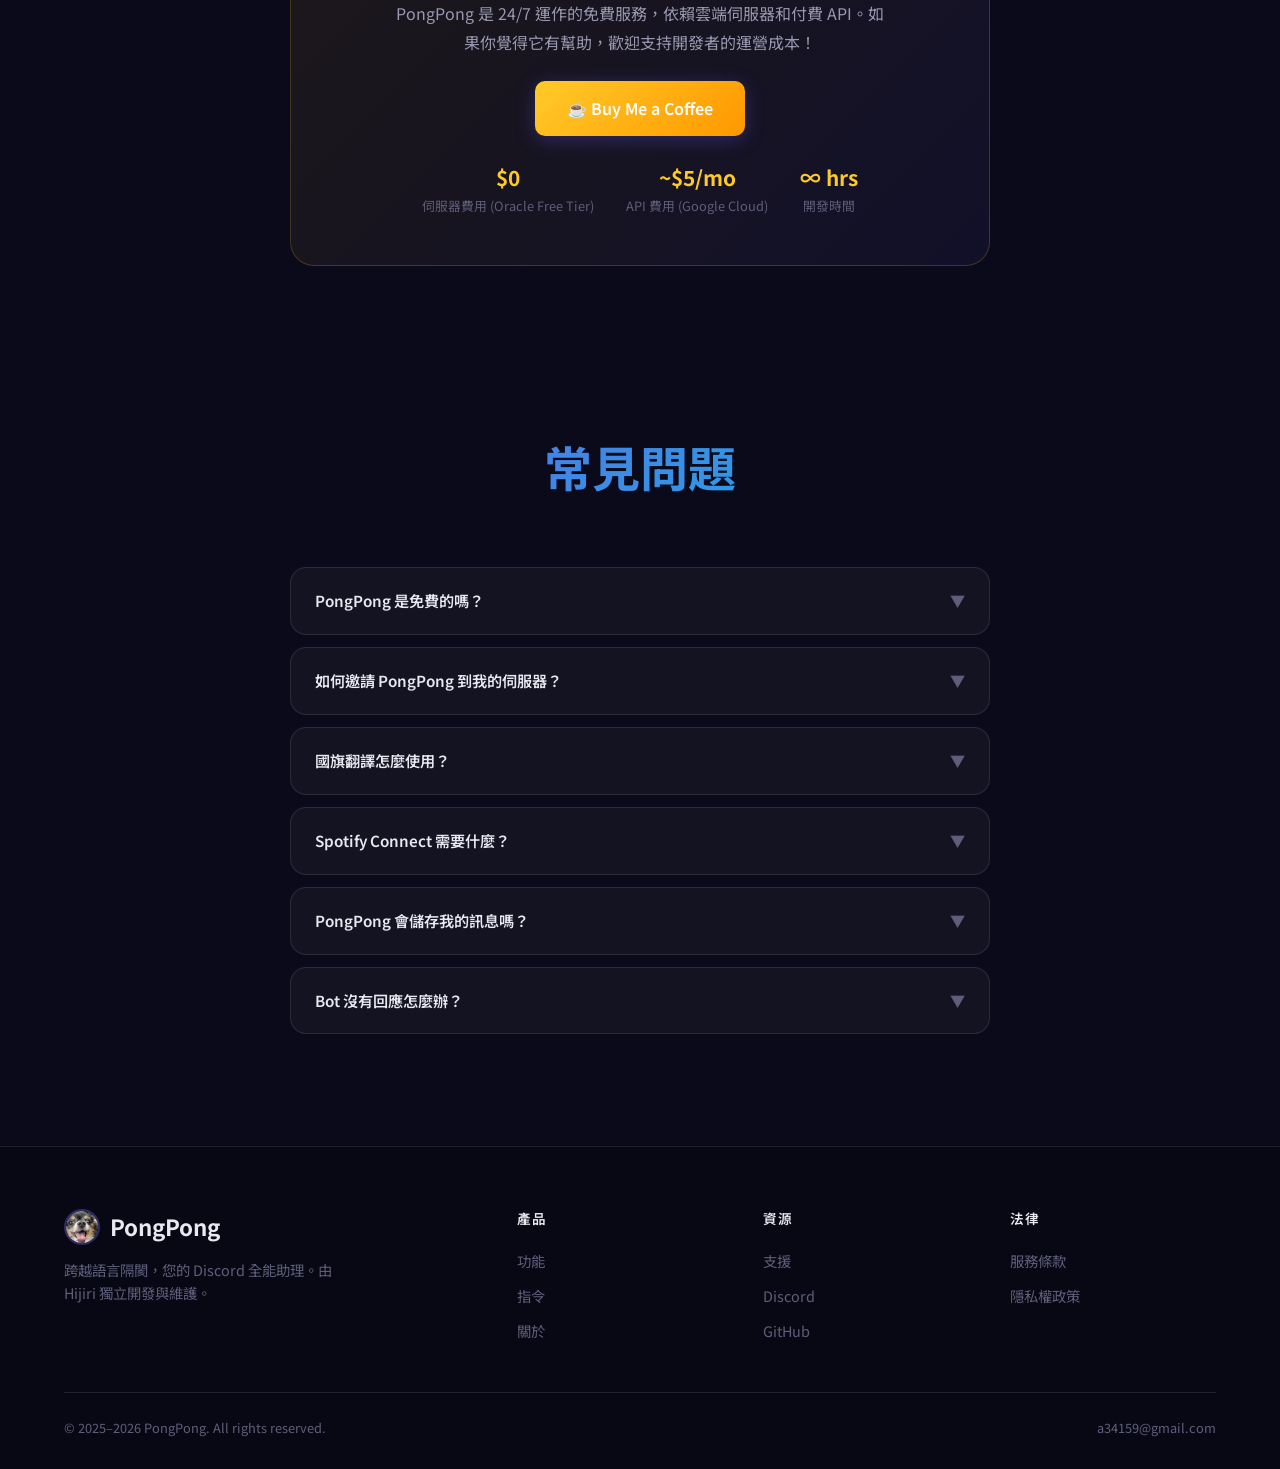
<file: support.html>
<!DOCTYPE html>
<html lang="zh">
<head>
<meta charset="UTF-8">
<meta name="viewport" content="width=device-width, initial-scale=1.0">
<title>支援 — PongPong Bot</title>
<meta name="description" content="PongPong Bot 支援中心 — Discord 伺服器、Email、贊助與常見問題。">
<link rel="icon" type="image/jpeg" href="images/pongpongicon.jpg">
<meta name="theme-color" content="#0a0a1a">
<link rel="preconnect" href="https://fonts.googleapis.com">
<link rel="preconnect" href="https://fonts.gstatic.com" crossorigin>
<link href="https://fonts.googleapis.com/css2?family=Inter:wght@300;400;500;600;700;800&family=Noto+Sans+TC:wght@400;500;700&family=Noto+Sans+JP:wght@400;700&display=swap" rel="stylesheet">
<link rel="stylesheet" href="css/shared.css">
<style>
.page-hero { padding: 140px 0 60px; text-align: center; }
.page-hero h1 { font-size: clamp(2.2rem,5vw,3.5rem); font-weight: 800; margin-bottom: 16px; }
.page-hero h1 .gradient { background: var(--gradient-main); -webkit-background-clip: text; -webkit-text-fill-color: transparent; background-clip: text; }
.page-hero p { color: var(--text-secondary); font-size: 1.1rem; max-width: 560px; margin: 0 auto; }

/* Contact Cards */
.contact-grid {
  display: grid; grid-template-columns: repeat(auto-fit, minmax(280px, 1fr));
  gap: 20px; margin-bottom: 60px;
}
.contact-card {
  background: var(--bg-card); border: 1px solid var(--bg-glass-border);
  border-radius: var(--radius); padding: 32px; text-align: center;
  transition: all var(--transition);
}
.contact-card:hover { transform: translateY(-4px); border-color: rgba(108,92,231,0.3); box-shadow: var(--shadow-glow); }
.contact-icon { font-size: 2.5rem; margin-bottom: 16px; }
.contact-card h3 { font-size: 1.1rem; font-weight: 600; margin-bottom: 8px; }
.contact-card p { color: var(--text-secondary); font-size: 0.9rem; line-height: 1.6; margin-bottom: 16px; }
.contact-card .btn { width: 100%; }

/* Donate */
.donate-section { padding: 80px 0; }
.donate-card {
  background: linear-gradient(135deg, rgba(255,193,7,0.08), rgba(108,92,231,0.08));
  border: 1px solid rgba(255,193,7,0.2); border-radius: 24px;
  padding: 48px; text-align: center; max-width: 700px; margin: 0 auto;
}
.donate-card h2 { font-size: 1.8rem; font-weight: 700; margin-bottom: 12px; }
.donate-card p { color: var(--text-secondary); line-height: 1.8; margin-bottom: 24px; max-width: 500px; margin-left: auto; margin-right: auto; }
.donate-card .btn { background: linear-gradient(135deg, #ffca28, #ff9800); }
.donate-costs {
  display: flex; justify-content: center; gap: 32px; margin-top: 24px;
  flex-wrap: wrap;
}
.donate-cost-item { text-align: center; }
.donate-cost-value { font-size: 1.3rem; font-weight: 700; color: #ffca28; }
.donate-cost-label { color: var(--text-muted); font-size: 0.8rem; }

/* Feedback Forms */
.forms-section { padding: 80px 0; }
.forms-grid {
  display: grid; grid-template-columns: repeat(3, 1fr); gap: 16px;
  max-width: 700px; margin: 0 auto;
}
.form-card {
  background: var(--bg-card); border: 1px solid var(--bg-glass-border);
  border-radius: var(--radius); padding: 24px; text-align: center;
  transition: all var(--transition);
}
.form-card:hover { transform: translateY(-4px); border-color: rgba(108,92,231,0.3); box-shadow: var(--shadow-glow); }
.form-flag { font-size: 2rem; margin-bottom: 8px; }
.form-card h4 { font-size: 0.95rem; margin-bottom: 12px; }

/* FAQ */
.faq-section { padding: 80px 0 100px; }
.faq-list { max-width: 700px; margin: 0 auto; }
.faq-item {
  background: var(--bg-card); border: 1px solid var(--bg-glass-border);
  border-radius: var(--radius); margin-bottom: 12px; overflow: hidden;
  transition: all var(--transition);
}
.faq-item:hover { border-color: rgba(108,92,231,0.2); }
.faq-q {
  padding: 20px 24px; cursor: pointer; display: flex; justify-content: space-between;
  align-items: center; font-weight: 600; font-size: 0.95rem;
  transition: background var(--transition); user-select: none;
}
.faq-q:hover { background: rgba(255,255,255,0.02); }
.faq-arrow { transition: transform var(--transition); color: var(--text-muted); }
.faq-item.open .faq-arrow { transform: rotate(180deg); }
.faq-a {
  max-height: 0; overflow: hidden; transition: max-height 0.4s ease, padding 0.4s ease;
  padding: 0 24px; color: var(--text-secondary); font-size: 0.9rem; line-height: 1.7;
}
.faq-item.open .faq-a { max-height: 300px; padding: 0 24px 20px; }

@media (max-width: 768px) {
  .forms-grid { grid-template-columns: 1fr; }
  .donate-costs { gap: 20px; }
}
</style>
</head>
<body>
<div class="ambient-bg"><div class="ambient-orb"></div><div class="ambient-orb"></div><div class="ambient-orb"></div></div>
<nav class="navbar" id="site-nav"></nav>

<section class="page-hero">
  <div class="container">
    <div class="section-badge">💬 <span data-i18n="page_badge">幫助中心</span></div>
    <h1><span class="gradient" data-i18n="page_title">支援與回饋</span></h1>
    <p data-i18n="page_desc">遇到問題或有建議？我們隨時在這裡幫助你。</p>
  </div>
</section>

<!-- Contact -->
<section style="padding: 0 0 60px;">
  <div class="container">
    <div class="contact-grid">
      <div class="contact-card reveal">
        <div class="contact-icon">💬</div>
        <h3 data-i18n="c1_t">Discord 支援伺服器</h3>
        <p data-i18n="c1_d">加入我們的 Discord 支援伺服器，與開發者和其他使用者即時交流。</p>
        <a href="https://discord.gg/r8grruws" target="_blank" rel="noopener" class="btn btn-primary btn-sm" data-i18n="c1_btn">加入 Discord</a>
      </div>
      <div class="contact-card reveal reveal-delay-1">
        <div class="contact-icon">📧</div>
        <h3 data-i18n="c2_t">Email</h3>
        <p data-i18n="c2_d">較正式的問題或合作提案，歡迎寫信給我們。</p>
        <a href="mailto:a34159@gmail.com" class="btn btn-outline btn-sm">a34159@gmail.com</a>
      </div>
      <div class="contact-card reveal reveal-delay-2">
        <div class="contact-icon">🐙</div>
        <h3>GitHub</h3>
        <p data-i18n="c3_d">在 GitHub 上追蹤開發進度、回報 Bug 或提交 Issue。</p>
        <a href="https://github.com/james8976" target="_blank" rel="noopener" class="btn btn-outline btn-sm" data-i18n="c3_btn">前往 GitHub</a>
      </div>
    </div>
  </div>
</section>

<!-- Feedback Forms -->
<section class="forms-section">
  <div class="container">
    <div class="section-header"><h2 class="section-title" data-i18n="form_title">回饋表單</h2><p class="section-subtitle" data-i18n="form_desc">選擇你習慣的語言填寫回饋表單，幫助我們改進 PongPong。</p></div>
    <div class="forms-grid">
      <a href="https://forms.gle/placeholder_zh" target="_blank" rel="noopener" class="form-card reveal">
        <div class="form-flag">🇹🇼</div>
        <h4>繁體中文</h4>
      </a>
      <a href="https://forms.gle/placeholder_en" target="_blank" rel="noopener" class="form-card reveal reveal-delay-1">
        <div class="form-flag">🇺🇸</div>
        <h4>English</h4>
      </a>
      <a href="https://forms.gle/placeholder_ja" target="_blank" rel="noopener" class="form-card reveal reveal-delay-2">
        <div class="form-flag">🇯🇵</div>
        <h4>日本語</h4>
      </a>
    </div>
  </div>
</section>

<!-- Donate -->
<section class="donate-section">
  <div class="container">
    <div class="donate-card reveal">
      <div style="font-size:3rem; margin-bottom:16px;">☕</div>
      <h2 data-i18n="donate_title">請我喝杯咖啡</h2>
      <p data-i18n="donate_desc">PongPong 是 24/7 運作的免費服務，依賴雲端伺服器和付費 API。如果你覺得它有幫助，歡迎支持開發者的運營成本！</p>
      <a href="https://buymeacoffee.com" target="_blank" rel="noopener" class="btn btn-primary" data-i18n="donate_btn">☕ Buy Me a Coffee</a>
      <div class="donate-costs">
        <div class="donate-cost-item"><div class="donate-cost-value" data-i18n="cost1_v">$0</div><div class="donate-cost-label" data-i18n="cost1_l">伺服器費用 (Oracle Free Tier)</div></div>
        <div class="donate-cost-item"><div class="donate-cost-value" data-i18n="cost2_v">~$5/mo</div><div class="donate-cost-label" data-i18n="cost2_l">API 費用 (Google Cloud)</div></div>
        <div class="donate-cost-item"><div class="donate-cost-value" data-i18n="cost3_v">∞ hrs</div><div class="donate-cost-label" data-i18n="cost3_l">開發時間</div></div>
      </div>
    </div>
  </div>
</section>

<!-- FAQ -->
<section class="faq-section">
  <div class="container">
    <div class="section-header"><h2 class="section-title" data-i18n="faq_title">常見問題</h2></div>
    <div class="faq-list">
      <div class="faq-item reveal"><div class="faq-q" onclick="this.parentElement.classList.toggle('open')"><span data-i18n="fq1_q">PongPong 是免費的嗎？</span><span class="faq-arrow">▼</span></div><div class="faq-a" data-i18n="fq1_a">是的！PongPong 的所有基本功能完全免費。Spotify Connect 功能需要使用者自己擁有 Spotify Premium 帳號。</div></div>
      <div class="faq-item reveal"><div class="faq-q" onclick="this.parentElement.classList.toggle('open')"><span data-i18n="fq2_q">如何邀請 PongPong 到我的伺服器？</span><span class="faq-arrow">▼</span></div><div class="faq-a" data-i18n="fq2_a">點擊網站上的「邀請 Bot」按鈕，或使用首頁的邀請連結。授權後 PongPong 就會加入你的伺服器。</div></div>
      <div class="faq-item reveal"><div class="faq-q" onclick="this.parentElement.classList.toggle('open')"><span data-i18n="fq3_q">國旗翻譯怎麼使用？</span><span class="faq-arrow">▼</span></div><div class="faq-a" data-i18n="fq3_a">對任何訊息加上國旗 emoji 反應（如 🇹🇼 🇯🇵 🇺🇸），PongPong 會自動翻譯成該國語言。</div></div>
      <div class="faq-item reveal"><div class="faq-q" onclick="this.parentElement.classList.toggle('open')"><span data-i18n="fq4_q">Spotify Connect 需要什麼？</span><span class="faq-arrow">▼</span></div><div class="faq-a" data-i18n="fq4_a">你需要一個 Spotify Premium 帳號。使用 /spotify connect 指令後，在瀏覽器中登入你的 Spotify 帳號即可。</div></div>
      <div class="faq-item reveal"><div class="faq-q" onclick="this.parentElement.classList.toggle('open')"><span data-i18n="fq5_q">PongPong 會儲存我的訊息嗎？</span><span class="faq-arrow">▼</span></div><div class="faq-a" data-i18n="fq5_a">不會。PongPong 只在翻譯時即時處理文字，不會永久儲存任何訊息內容。詳情請參閱我們的隱私權政策。</div></div>
      <div class="faq-item reveal"><div class="faq-q" onclick="this.parentElement.classList.toggle('open')"><span data-i18n="fq6_q">Bot 沒有回應怎麼辦？</span><span class="faq-arrow">▼</span></div><div class="faq-a" data-i18n="fq6_a">請確認 Bot 有正確的權限（傳送訊息、嵌入連結、使用斜線指令）。若問題持續，請加入 Discord 支援伺服器回報。</div></div>
    </div>
  </div>
</section>

<footer class="site-footer" id="site-footer"></footer>
<button class="back-to-top" id="backToTop" onclick="window.scrollTo({top:0,behavior:'smooth'})">↑</button>
<script src="js/shared.js"></script>
<script>
window.pageTitles = { zh:'支援 — PongPong', en:'Support — PongPong', ja:'サポート — PongPong' };
window.pageI18n = {
  zh: { page_badge:'幫助中心', page_title:'支援與回饋', page_desc:'遇到問題或有建議？我們隨時在這裡幫助你。', c1_t:'Discord 支援伺服器', c1_d:'加入我們的 Discord 支援伺服器，與開發者和其他使用者即時交流。', c1_btn:'加入 Discord', c2_t:'Email', c2_d:'較正式的問題或合作提案，歡迎寫信給我們。', c3_d:'在 GitHub 上追蹤開發進度、回報 Bug 或提交 Issue。', c3_btn:'前往 GitHub', form_title:'回饋表單', form_desc:'選擇你習慣的語言填寫回饋表單，幫助我們改進 PongPong。', donate_title:'請我喝杯咖啡', donate_desc:'PongPong 是 24/7 運作的免費服務，依賴雲端伺服器和付費 API。如果你覺得它有幫助，歡迎支持開發者的運營成本！', donate_btn:'☕ Buy Me a Coffee', cost1_v:'$0', cost1_l:'伺服器費用 (Oracle Free Tier)', cost2_v:'~$5/mo', cost2_l:'API 費用 (Google Cloud)', cost3_v:'∞ hrs', cost3_l:'開發時間', faq_title:'常見問題', fq1_q:'PongPong 是免費的嗎？', fq1_a:'是的！PongPong 的所有基本功能完全免費。Spotify Connect 功能需要使用者自己擁有 Spotify Premium 帳號。', fq2_q:'如何邀請 PongPong 到我的伺服器？', fq2_a:'點擊網站上的「邀請 Bot」按鈕，或使用首頁的邀請連結。授權後 PongPong 就會加入你的伺服器。', fq3_q:'國旗翻譯怎麼使用？', fq3_a:'對任何訊息加上國旗 emoji 反應（如 🇹🇼 🇯🇵 🇺🇸），PongPong 會自動翻譯成該國語言。', fq4_q:'Spotify Connect 需要什麼？', fq4_a:'你需要一個 Spotify Premium 帳號。使用 /spotify connect 指令後，在瀏覽器中登入你的 Spotify 帳號即可。', fq5_q:'PongPong 會儲存我的訊息嗎？', fq5_a:'不會。PongPong 只在翻譯時即時處理文字，不會永久儲存任何訊息內容。詳情請參閱我們的隱私權政策。', fq6_q:'Bot 沒有回應怎麼辦？', fq6_a:'請確認 Bot 有正確的權限（傳送訊息、嵌入連結、使用斜線指令）。若問題持續，請加入 Discord 支援伺服器回報。' },
  en: { page_badge:'Help Center', page_title:'Support & Feedback', page_desc:'Have a question or suggestion? We\'re here to help.', c1_t:'Discord Support Server', c1_d:'Join our Discord support server to chat with the developer and other users.', c1_btn:'Join Discord', c2_t:'Email', c2_d:'For formal inquiries or collaboration proposals, feel free to email us.', c3_d:'Track development progress, report bugs, or submit issues on GitHub.', c3_btn:'Go to GitHub', form_title:'Feedback Forms', form_desc:'Choose your preferred language to fill out a feedback form and help us improve PongPong.', donate_title:'Buy Me a Coffee', donate_desc:'PongPong is a free 24/7 service that relies on cloud servers and paid APIs. If you find it helpful, consider supporting the developer!', donate_btn:'☕ Buy Me a Coffee', cost1_v:'$0', cost1_l:'Server Cost (Oracle Free Tier)', cost2_v:'~$5/mo', cost2_l:'API Cost (Google Cloud)', cost3_v:'∞ hrs', cost3_l:'Development Time', faq_title:'FAQ', fq1_q:'Is PongPong free?', fq1_a:'Yes! All basic features are completely free. Spotify Connect requires your own Spotify Premium account.', fq2_q:'How do I invite PongPong?', fq2_a:'Click the "Invite Bot" button on the website. After authorization, PongPong will join your server.', fq3_q:'How does flag translation work?', fq3_a:'React to any message with a flag emoji (like 🇹🇼 🇯🇵 🇺🇸) and PongPong will automatically translate it.', fq4_q:'What do I need for Spotify Connect?', fq4_a:'You need a Spotify Premium account. Use /spotify connect, then log in through your browser.', fq5_q:'Does PongPong store my messages?', fq5_a:'No. PongPong only processes text in real-time for translation and never permanently stores message content. See our Privacy Policy for details.', fq6_q:'Bot not responding?', fq6_a:'Make sure the Bot has proper permissions (Send Messages, Embed Links, Use Slash Commands). If the issue persists, join our Discord support server.' },
  ja: { page_badge:'ヘルプセンター', page_title:'サポートとフィードバック', page_desc:'問題がありましたか？いつでもサポートします。', c1_t:'Discord サポートサーバー', c1_d:'Discordサポートサーバーに参加して、開発者や他のユーザーとリアルタイムで交流。', c1_btn:'Discordに参加', c2_t:'メール', c2_d:'正式な問い合わせやコラボレーションの提案はメールでどうぞ。', c3_d:'GitHubで開発進捗を追跡、バグ報告、Issue提出。', c3_btn:'GitHubへ', form_title:'フィードバックフォーム', form_desc:'お好みの言語でフィードバックフォームにご記入ください。', donate_title:'コーヒーをおごる', donate_desc:'PongPongは24時間稼働の無料サービスです。クラウドサーバーと有料APIに依存しています。', donate_btn:'☕ Buy Me a Coffee', cost1_v:'$0', cost1_l:'サーバー費用', cost2_v:'~$5/月', cost2_l:'API費用', cost3_v:'∞ 時間', cost3_l:'開発時間', faq_title:'よくある質問', fq1_q:'PongPongは無料ですか？', fq1_a:'はい！基本機能はすべて無料です。Spotify Connectには自身のSpotify Premiumアカウントが必要です。', fq2_q:'PongPongを招待するには？', fq2_a:'ウェブサイトの「Botを招待」ボタンをクリックしてください。', fq3_q:'国旗翻訳の使い方は？', fq3_a:'メッセージに国旗絵文字（🇹🇼 🇯🇵 🇺🇸など）でリアクションすると自動翻訳されます。', fq4_q:'Spotify Connectに必要なものは？', fq4_a:'Spotify Premiumアカウントが必要です。/spotify connectコマンドを使用し、ブラウザでログインしてください。', fq5_q:'メッセージは保存されますか？', fq5_a:'いいえ。翻訳時にリアルタイムで処理するだけで、メッセージ内容を永続的に保存することはありません。', fq6_q:'Botが応答しない場合は？', fq6_a:'Botに適切な権限があるか確認してください。問題が続く場合はDiscordサポートサーバーに参加してください。' }
};
initShared('support');
</script>
</body>
</html>
</file>
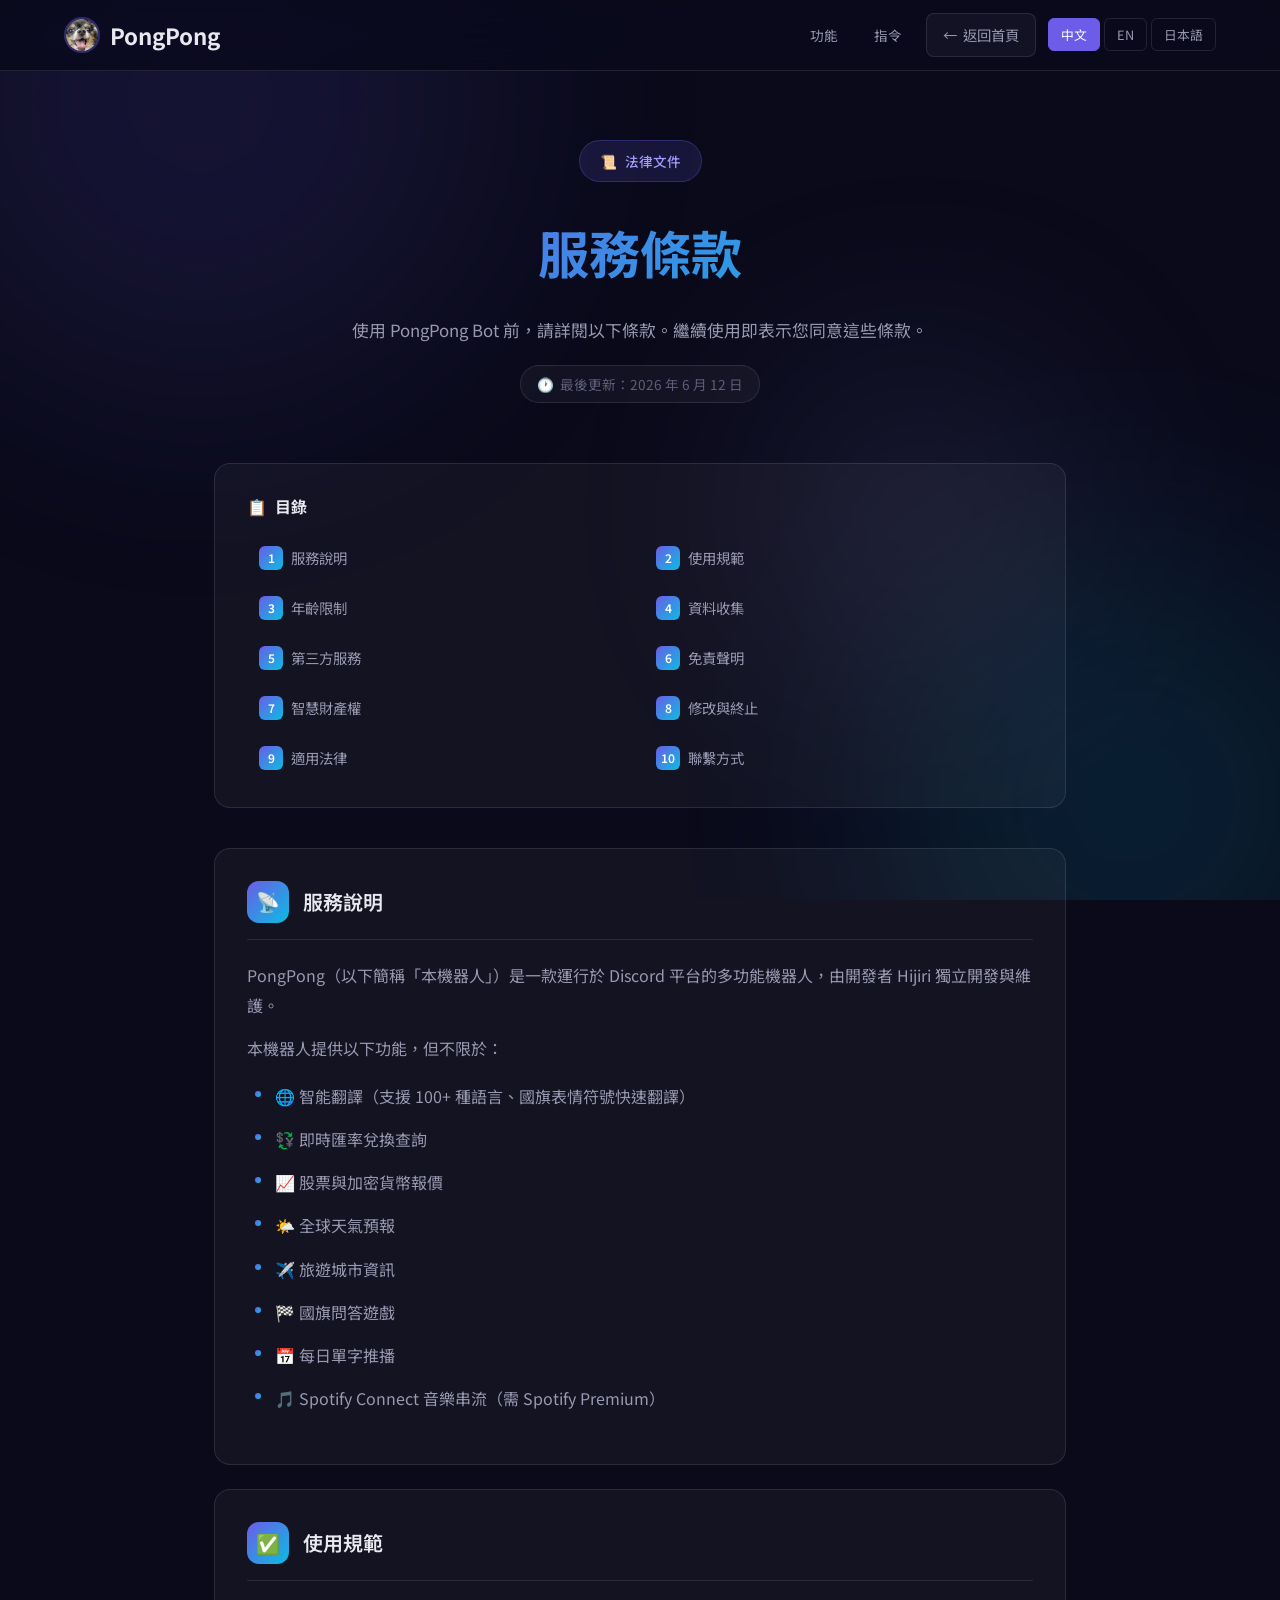
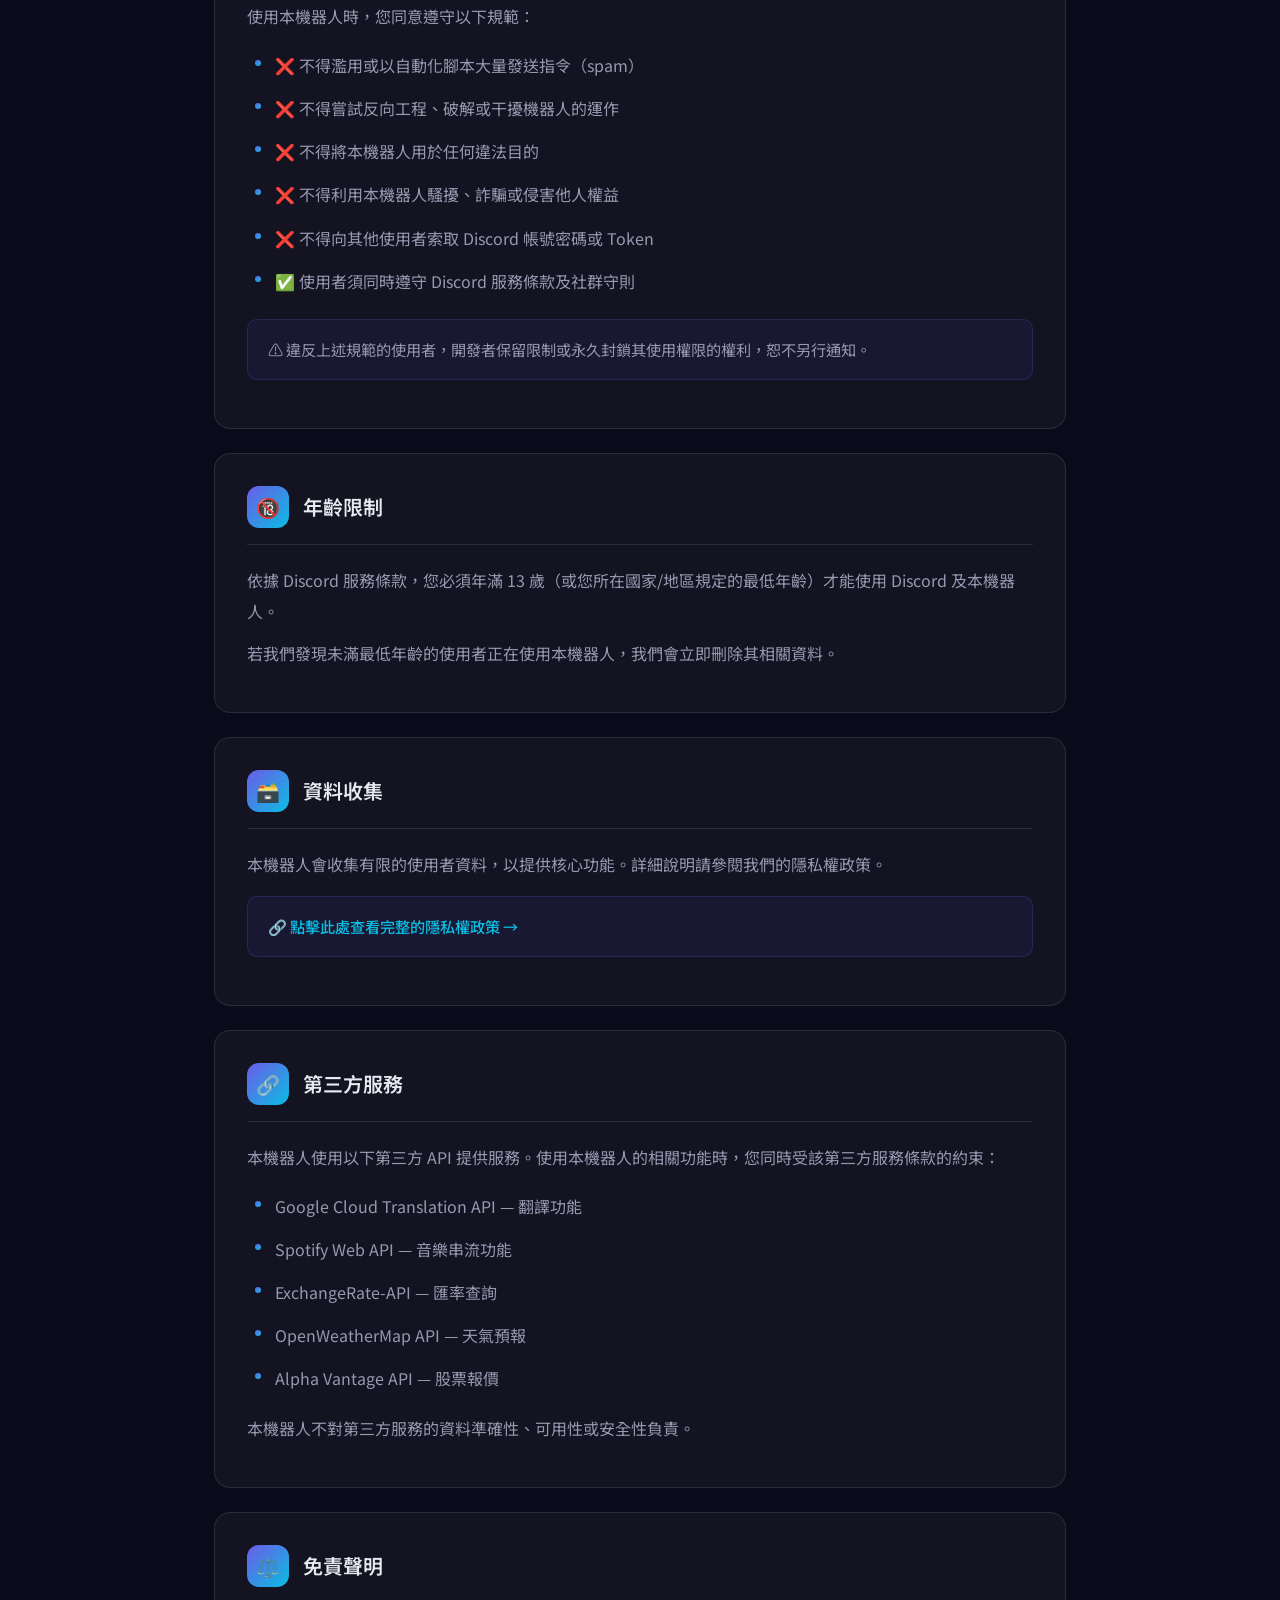
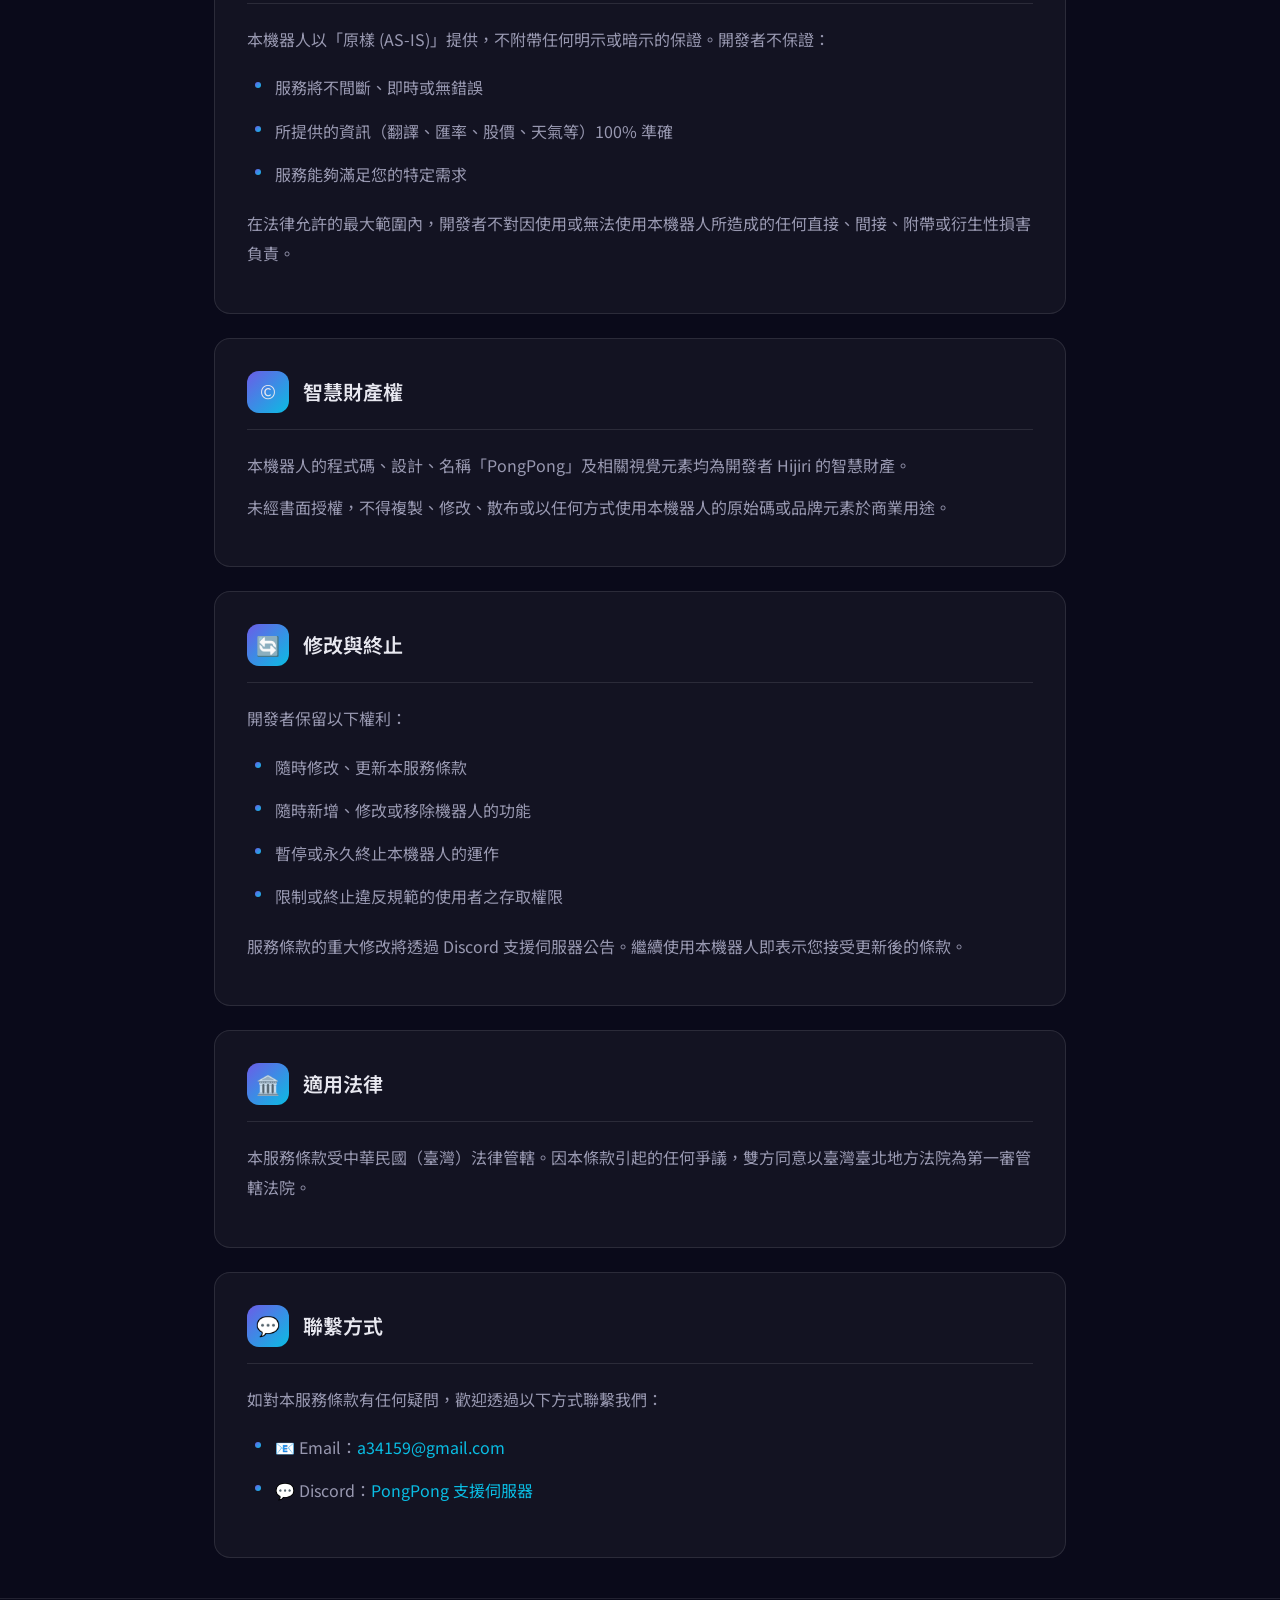
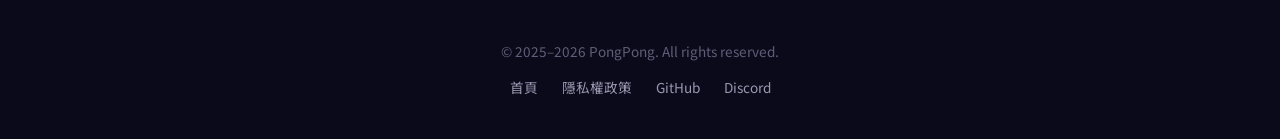
<file: terms.html>
<!DOCTYPE html>
<html lang="zh">
<head>
<meta charset="UTF-8">
<meta name="viewport" content="width=device-width, initial-scale=1.0">
<title>服務條款 — PongPong Bot</title>
<meta name="description" content="PongPong Discord Bot 服務條款 — 使用本機器人前請閱讀。">
<meta property="og:title" content="服務條款 — PongPong Bot">
<meta property="og:description" content="PongPong Discord Bot 服務條款">
<meta property="og:type" content="website">
<meta property="og:image" content="images/pongpongicon.jpg">
<link rel="icon" type="image/jpeg" href="images/pongpongicon.jpg">
<meta name="theme-color" content="#0a0a1a">
<link rel="preconnect" href="https://fonts.googleapis.com">
<link rel="preconnect" href="https://fonts.gstatic.com" crossorigin>
<link href="https://fonts.googleapis.com/css2?family=Inter:wght@300;400;500;600;700&family=Noto+Sans+TC:wght@400;700&family=Noto+Sans+JP:wght@400;700&display=swap" rel="stylesheet">
<style>
:root {
  --bg-primary: #0a0a1a;
  --bg-secondary: #0f0f2e;
  --bg-card: rgba(255,255,255,0.04);
  --bg-card-hover: rgba(255,255,255,0.07);
  --bg-glass: rgba(255,255,255,0.06);
  --bg-glass-border: rgba(255,255,255,0.1);
  --bg-nav: rgba(10,10,26,0.85);
  --text-primary: #e8e8f0;
  --text-secondary: #9898b0;
  --text-muted: #5e5e7a;
  --accent-1: #6c5ce7;
  --accent-2: #0abde3;
  --accent-3: #a29bfe;
  --gradient-main: linear-gradient(135deg, #6c5ce7, #0abde3);
  --gradient-accent: linear-gradient(135deg, #a29bfe, #00cec9);
  --shadow-card: 0 8px 32px rgba(0,0,0,0.3);
  --shadow-glow: 0 0 40px rgba(108,92,231,0.15);
  --radius: 16px;
  --radius-sm: 10px;
  --font-zh: 'Noto Sans TC', sans-serif;
  --font-en: 'Inter', sans-serif;
  --font-ja: 'Noto Sans JP', sans-serif;
  --transition: 0.3s cubic-bezier(0.4, 0, 0.2, 1);
}

*, *::before, *::after { margin: 0; padding: 0; box-sizing: border-box; }
html { scroll-behavior: smooth; scroll-padding-top: 80px; }
html[lang="zh"] body { font-family: var(--font-zh); }
html[lang="en"] body { font-family: var(--font-en); }
html[lang="ja"] body { font-family: var(--font-ja); }

body {
  background: var(--bg-primary);
  color: var(--text-primary);
  line-height: 1.8;
  overflow-x: hidden;
  min-height: 100vh;
}

a { color: var(--accent-2); text-decoration: none; transition: color var(--transition); }
a:hover { color: var(--accent-3); }
.container { max-width: 900px; margin: 0 auto; padding: 0 24px; }

/* ── Ambient Background ── */
.ambient-bg {
  position: fixed; top: 0; left: 0; width: 100%; height: 100%;
  z-index: -1; overflow: hidden;
}
.ambient-orb {
  position: absolute; border-radius: 50%; filter: blur(120px); opacity: 0.12;
  animation: orbFloat 20s ease-in-out infinite alternate;
}
.ambient-orb:nth-child(1) { width: 600px; height: 600px; background: #6c5ce7; top: -200px; left: -100px; }
.ambient-orb:nth-child(2) { width: 500px; height: 500px; background: #0abde3; bottom: -150px; right: -100px; animation-delay: -10s; }
.ambient-orb:nth-child(3) { width: 300px; height: 300px; background: #a29bfe; top: 40%; left: 60%; animation-delay: -5s; }
@keyframes orbFloat {
  0% { transform: translate(0, 0) scale(1); }
  50% { transform: translate(30px, -20px) scale(1.05); }
  100% { transform: translate(-20px, 30px) scale(0.95); }
}

/* ── Navbar ── */
.navbar {
  position: fixed; top: 0; left: 0; right: 0; z-index: 1000;
  background: var(--bg-nav);
  backdrop-filter: blur(20px) saturate(180%);
  -webkit-backdrop-filter: blur(20px) saturate(180%);
  border-bottom: 1px solid var(--bg-glass-border);
  transition: box-shadow var(--transition);
}
.navbar.scrolled { box-shadow: 0 4px 30px rgba(0,0,0,0.3); }
.navbar .container {
  display: flex; align-items: center; justify-content: space-between;
  height: 70px; max-width: 1200px;
}
.nav-logo {
  font-size: 1.4rem; font-weight: 700; color: var(--text-primary);
  display: flex; align-items: center; gap: 10px; text-decoration: none;
}
.nav-logo img {
  width: 36px; height: 36px; border-radius: 50%; object-fit: cover;
  border: 2px solid rgba(108,92,231,0.4);
}
.nav-right { display: flex; align-items: center; gap: 16px; }
.nav-back {
  display: flex; align-items: center; gap: 6px;
  color: var(--text-secondary); font-size: 0.9rem;
  padding: 8px 16px; border-radius: 8px;
  background: var(--bg-card); border: 1px solid var(--bg-glass-border);
  transition: all var(--transition);
}
.nav-back:hover { background: var(--bg-card-hover); color: var(--text-primary); }
.lang-switcher { display: flex; gap: 4px; }
.lang-btn {
  padding: 6px 12px; border-radius: 6px; border: 1px solid var(--bg-glass-border);
  background: transparent; color: var(--text-secondary); cursor: pointer;
  font-size: 0.8rem; font-family: inherit; transition: all var(--transition);
}
.lang-btn:hover, .lang-btn.active {
  background: var(--accent-1); color: white; border-color: var(--accent-1);
}

/* ── Hero ── */
.hero {
  padding: 140px 0 60px; text-align: center; position: relative;
}
.hero-badge {
  display: inline-flex; align-items: center; gap: 8px;
  padding: 8px 20px; border-radius: 50px;
  background: rgba(108,92,231,0.15); border: 1px solid rgba(108,92,231,0.3);
  color: var(--accent-3); font-size: 0.85rem; font-weight: 500;
  margin-bottom: 24px;
}
.hero h1 {
  font-size: clamp(2.2rem, 5vw, 3.2rem); font-weight: 700;
  background: var(--gradient-main);
  -webkit-background-clip: text; -webkit-text-fill-color: transparent;
  background-clip: text; margin-bottom: 16px;
}
.hero .subtitle {
  color: var(--text-secondary); font-size: 1.05rem; max-width: 600px; margin: 0 auto;
}
.hero .update-date {
  display: inline-flex; align-items: center; gap: 6px;
  color: var(--text-muted); font-size: 0.85rem; margin-top: 20px;
  padding: 6px 16px; border-radius: 20px;
  background: var(--bg-card); border: 1px solid var(--bg-glass-border);
}

/* ── TOC ── */
.toc {
  background: var(--bg-card); border: 1px solid var(--bg-glass-border);
  border-radius: var(--radius); padding: 28px 32px; margin-bottom: 40px;
}
.toc h3 {
  font-size: 1rem; color: var(--text-primary); margin-bottom: 16px;
  display: flex; align-items: center; gap: 8px;
}
.toc-list { list-style: none; display: grid; grid-template-columns: 1fr 1fr; gap: 8px; }
.toc-list a {
  display: flex; align-items: center; gap: 8px;
  color: var(--text-secondary); font-size: 0.9rem;
  padding: 8px 12px; border-radius: 8px;
  transition: all var(--transition);
}
.toc-list a:hover { color: var(--accent-2); background: rgba(10,189,227,0.08); }
.toc-num {
  display: inline-flex; align-items: center; justify-content: center;
  width: 24px; height: 24px; border-radius: 6px; flex-shrink: 0;
  background: var(--gradient-main); color: white; font-size: 0.75rem; font-weight: 600;
}

/* ── Section Cards ── */
.legal-section {
  background: var(--bg-card); border: 1px solid var(--bg-glass-border);
  border-radius: var(--radius); padding: 32px; margin-bottom: 24px;
  transition: all var(--transition);
  opacity: 0; transform: translateY(30px);
}
.legal-section.visible { opacity: 1; transform: translateY(0); }
.legal-section:hover { border-color: rgba(108,92,231,0.3); box-shadow: var(--shadow-glow); }
.section-header {
  display: flex; align-items: center; gap: 14px; margin-bottom: 20px;
  padding-bottom: 16px; border-bottom: 1px solid var(--bg-glass-border);
}
.section-icon {
  display: flex; align-items: center; justify-content: center;
  width: 42px; height: 42px; border-radius: 12px; flex-shrink: 0;
  background: var(--gradient-main); font-size: 1.2rem;
}
.section-header h2 {
  font-size: 1.25rem; font-weight: 600; color: var(--text-primary);
}
.legal-section p {
  color: var(--text-secondary); margin-bottom: 12px; line-height: 1.9;
}
.legal-section ul {
  list-style: none; padding: 0; margin: 12px 0;
}
.legal-section ul li {
  color: var(--text-secondary); padding: 8px 0 8px 28px; position: relative;
  line-height: 1.7;
}
.legal-section ul li::before {
  content: ''; position: absolute; left: 8px; top: 16px;
  width: 6px; height: 6px; border-radius: 50%;
  background: var(--gradient-main);
}
.legal-section .highlight-box {
  background: rgba(108,92,231,0.08); border: 1px solid rgba(108,92,231,0.2);
  border-radius: var(--radius-sm); padding: 16px 20px; margin: 16px 0;
  color: var(--text-secondary); font-size: 0.95rem;
}
.legal-section .highlight-box a { font-weight: 500; }

/* ── Footer ── */
.footer {
  padding: 40px 0; text-align: center;
  border-top: 1px solid var(--bg-glass-border);
  margin-top: 40px;
}
.footer p { color: var(--text-muted); font-size: 0.85rem; margin-bottom: 12px; }
.footer-links { display: flex; justify-content: center; gap: 24px; flex-wrap: wrap; }
.footer-links a {
  color: var(--text-secondary); font-size: 0.85rem;
  transition: color var(--transition);
}
.footer-links a:hover { color: var(--accent-2); }

/* ── Back to Top ── */
.back-to-top {
  position: fixed; bottom: 30px; right: 30px; z-index: 999;
  width: 48px; height: 48px; border-radius: 14px;
  background: var(--gradient-main); border: none; cursor: pointer;
  display: flex; align-items: center; justify-content: center;
  color: white; font-size: 1.2rem; box-shadow: 0 4px 20px rgba(108,92,231,0.4);
  opacity: 0; transform: translateY(20px); pointer-events: none;
  transition: all var(--transition);
}
.back-to-top.visible { opacity: 1; transform: translateY(0); pointer-events: auto; }
.back-to-top:hover { transform: translateY(-3px); box-shadow: 0 6px 30px rgba(108,92,231,0.6); }

/* ── Responsive ── */
@media (max-width: 768px) {
  .toc-list { grid-template-columns: 1fr; }
  .legal-section { padding: 24px 20px; }
  .nav-back span { display: none; }
  .hero h1 { font-size: 2rem; }
}
</style>
</head>
<body>

<div class="ambient-bg">
  <div class="ambient-orb"></div>
  <div class="ambient-orb"></div>
  <div class="ambient-orb"></div>
</div>

<!-- Navbar -->
<nav class="navbar" id="navbar">
  <div class="container" style="display:flex;align-items:center;justify-content:space-between;height:70px;max-width:1200px;">
    <a href="index.html" class="nav-logo">
      <img src="images/pongpongicon.jpg" alt="PongPong">
      <span>PongPong</span>
    </a>
    <div class="nav-right" style="display:flex;align-items:center;gap:12px;">
      <a href="features.html" style="color:var(--text-secondary);font-size:0.85rem;padding:6px 12px;border-radius:6px;transition:all 0.3s;" data-i18n="nav_feat">功能</a>
      <a href="commands.html" style="color:var(--text-secondary);font-size:0.85rem;padding:6px 12px;border-radius:6px;transition:all 0.3s;" data-i18n="nav_cmd">指令</a>
      <a href="index.html" class="nav-back">← <span data-i18n="nav_back">返回首頁</span></a>
      <div class="lang-switcher">
        <button class="lang-btn active" onclick="switchLang('zh')">中文</button>
        <button class="lang-btn" onclick="switchLang('en')">EN</button>
        <button class="lang-btn" onclick="switchLang('ja')">日本語</button>
      </div>
    </div>
  </div>
</nav>

<!-- Hero -->
<section class="hero">
  <div class="container">
    <div class="hero-badge">📜 <span data-i18n="hero_badge">法律文件</span></div>
    <h1 data-i18n="hero_title">服務條款</h1>
    <p class="subtitle" data-i18n="hero_subtitle">使用 PongPong Bot 前，請詳閱以下條款。繼續使用即表示您同意這些條款。</p>
    <div class="update-date">🕐 <span data-i18n="last_updated">最後更新：2026 年 6 月 12 日</span></div>
  </div>
</section>

<!-- Content -->
<main class="container">

  <!-- Table of Contents -->
  <div class="toc">
    <h3>📋 <span data-i18n="toc_title">目錄</span></h3>
    <ul class="toc-list">
      <li><a href="#s1"><span class="toc-num">1</span> <span data-i18n="t1_title">服務說明</span></a></li>
      <li><a href="#s2"><span class="toc-num">2</span> <span data-i18n="t2_title">使用規範</span></a></li>
      <li><a href="#s3"><span class="toc-num">3</span> <span data-i18n="t3_title">年齡限制</span></a></li>
      <li><a href="#s4"><span class="toc-num">4</span> <span data-i18n="t4_title">資料收集</span></a></li>
      <li><a href="#s5"><span class="toc-num">5</span> <span data-i18n="t5_title">第三方服務</span></a></li>
      <li><a href="#s6"><span class="toc-num">6</span> <span data-i18n="t6_title">免責聲明</span></a></li>
      <li><a href="#s7"><span class="toc-num">7</span> <span data-i18n="t7_title">智慧財產權</span></a></li>
      <li><a href="#s8"><span class="toc-num">8</span> <span data-i18n="t8_title">修改與終止</span></a></li>
      <li><a href="#s9"><span class="toc-num">9</span> <span data-i18n="t9_title">適用法律</span></a></li>
      <li><a href="#s10"><span class="toc-num">10</span> <span data-i18n="t10_title">聯繫方式</span></a></li>
    </ul>
  </div>

  <!-- Section 1 -->
  <div class="legal-section" id="s1">
    <div class="section-header">
      <div class="section-icon">📡</div>
      <h2 data-i18n="t1_title">服務說明</h2>
    </div>
    <p data-i18n="t1_p1">PongPong（以下簡稱「本機器人」）是一款運行於 Discord 平台的多功能機器人，由開發者 Hijiri 獨立開發與維護。</p>
    <p data-i18n="t1_p2">本機器人提供以下功能，但不限於：</p>
    <ul>
      <li data-i18n="t1_f1">🌐 智能翻譯（支援 100+ 種語言、國旗表情符號快速翻譯）</li>
      <li data-i18n="t1_f2">💱 即時匯率兌換查詢</li>
      <li data-i18n="t1_f3">📈 股票與加密貨幣報價</li>
      <li data-i18n="t1_f4">🌤️ 全球天氣預報</li>
      <li data-i18n="t1_f5">✈️ 旅遊城市資訊</li>
      <li data-i18n="t1_f6">🏁 國旗問答遊戲</li>
      <li data-i18n="t1_f7">📅 每日單字推播</li>
      <li data-i18n="t1_f8">🎵 Spotify Connect 音樂串流（需 Spotify Premium）</li>
    </ul>
  </div>

  <!-- Section 2 -->
  <div class="legal-section" id="s2">
    <div class="section-header">
      <div class="section-icon">✅</div>
      <h2 data-i18n="t2_title">使用規範</h2>
    </div>
    <p data-i18n="t2_p1">使用本機器人時，您同意遵守以下規範：</p>
    <ul>
      <li data-i18n="t2_r1">❌ 不得濫用或以自動化腳本大量發送指令（spam）</li>
      <li data-i18n="t2_r2">❌ 不得嘗試反向工程、破解或干擾機器人的運作</li>
      <li data-i18n="t2_r3">❌ 不得將本機器人用於任何違法目的</li>
      <li data-i18n="t2_r4">❌ 不得利用本機器人騷擾、詐騙或侵害他人權益</li>
      <li data-i18n="t2_r5">❌ 不得向其他使用者索取 Discord 帳號密碼或 Token</li>
      <li data-i18n="t2_r6">✅ 使用者須同時遵守 Discord 服務條款及社群守則</li>
    </ul>
    <div class="highlight-box" data-i18n="t2_note">
      ⚠️ 違反上述規範的使用者，開發者保留限制或永久封鎖其使用權限的權利，恕不另行通知。
    </div>
  </div>

  <!-- Section 3 -->
  <div class="legal-section" id="s3">
    <div class="section-header">
      <div class="section-icon">🔞</div>
      <h2 data-i18n="t3_title">年齡限制</h2>
    </div>
    <p data-i18n="t3_p1">依據 Discord 服務條款，您必須年滿 13 歲（或您所在國家/地區規定的最低年齡）才能使用 Discord 及本機器人。</p>
    <p data-i18n="t3_p2">若我們發現未滿最低年齡的使用者正在使用本機器人，我們會立即刪除其相關資料。</p>
  </div>

  <!-- Section 4 -->
  <div class="legal-section" id="s4">
    <div class="section-header">
      <div class="section-icon">🗃️</div>
      <h2 data-i18n="t4_title">資料收集</h2>
    </div>
    <p data-i18n="t4_p1">本機器人會收集有限的使用者資料，以提供核心功能。詳細說明請參閱我們的隱私權政策。</p>
    <div class="highlight-box">
      🔗 <a href="privacy.html" data-i18n="t4_link">點擊此處查看完整的隱私權政策 →</a>
    </div>
  </div>

  <!-- Section 5 -->
  <div class="legal-section" id="s5">
    <div class="section-header">
      <div class="section-icon">🔗</div>
      <h2 data-i18n="t5_title">第三方服務</h2>
    </div>
    <p data-i18n="t5_p1">本機器人使用以下第三方 API 提供服務。使用本機器人的相關功能時，您同時受該第三方服務條款的約束：</p>
    <ul>
      <li data-i18n="t5_s1">Google Cloud Translation API — 翻譯功能</li>
      <li data-i18n="t5_s2">Spotify Web API — 音樂串流功能</li>
      <li data-i18n="t5_s3">ExchangeRate-API — 匯率查詢</li>
      <li data-i18n="t5_s4">OpenWeatherMap API — 天氣預報</li>
      <li data-i18n="t5_s5">Alpha Vantage API — 股票報價</li>
    </ul>
    <p data-i18n="t5_p2">本機器人不對第三方服務的資料準確性、可用性或安全性負責。</p>
  </div>

  <!-- Section 6 -->
  <div class="legal-section" id="s6">
    <div class="section-header">
      <div class="section-icon">⚖️</div>
      <h2 data-i18n="t6_title">免責聲明</h2>
    </div>
    <p data-i18n="t6_p1">本機器人以「原樣 (AS-IS)」提供，不附帶任何明示或暗示的保證。開發者不保證：</p>
    <ul>
      <li data-i18n="t6_d1">服務將不間斷、即時或無錯誤</li>
      <li data-i18n="t6_d2">所提供的資訊（翻譯、匯率、股價、天氣等）100% 準確</li>
      <li data-i18n="t6_d3">服務能夠滿足您的特定需求</li>
    </ul>
    <p data-i18n="t6_p2">在法律允許的最大範圍內，開發者不對因使用或無法使用本機器人所造成的任何直接、間接、附帶或衍生性損害負責。</p>
  </div>

  <!-- Section 7 -->
  <div class="legal-section" id="s7">
    <div class="section-header">
      <div class="section-icon">©️</div>
      <h2 data-i18n="t7_title">智慧財產權</h2>
    </div>
    <p data-i18n="t7_p1">本機器人的程式碼、設計、名稱「PongPong」及相關視覺元素均為開發者 Hijiri 的智慧財產。</p>
    <p data-i18n="t7_p2">未經書面授權，不得複製、修改、散布或以任何方式使用本機器人的原始碼或品牌元素於商業用途。</p>
  </div>

  <!-- Section 8 -->
  <div class="legal-section" id="s8">
    <div class="section-header">
      <div class="section-icon">🔄</div>
      <h2 data-i18n="t8_title">修改與終止</h2>
    </div>
    <p data-i18n="t8_p1">開發者保留以下權利：</p>
    <ul>
      <li data-i18n="t8_m1">隨時修改、更新本服務條款</li>
      <li data-i18n="t8_m2">隨時新增、修改或移除機器人的功能</li>
      <li data-i18n="t8_m3">暫停或永久終止本機器人的運作</li>
      <li data-i18n="t8_m4">限制或終止違反規範的使用者之存取權限</li>
    </ul>
    <p data-i18n="t8_p2">服務條款的重大修改將透過 Discord 支援伺服器公告。繼續使用本機器人即表示您接受更新後的條款。</p>
  </div>

  <!-- Section 9 -->
  <div class="legal-section" id="s9">
    <div class="section-header">
      <div class="section-icon">🏛️</div>
      <h2 data-i18n="t9_title">適用法律</h2>
    </div>
    <p data-i18n="t9_p1">本服務條款受中華民國（臺灣）法律管轄。因本條款引起的任何爭議，雙方同意以臺灣臺北地方法院為第一審管轄法院。</p>
  </div>

  <!-- Section 10 -->
  <div class="legal-section" id="s10">
    <div class="section-header">
      <div class="section-icon">💬</div>
      <h2 data-i18n="t10_title">聯繫方式</h2>
    </div>
    <p data-i18n="t10_p1">如對本服務條款有任何疑問，歡迎透過以下方式聯繫我們：</p>
    <ul>
      <li>📧 Email：<a href="mailto:a34159@gmail.com">a34159@gmail.com</a></li>
      <li>💬 Discord：<a href="https://discord.gg/r8grruws" target="_blank" rel="noopener">PongPong 支援伺服器</a></li>
    </ul>
  </div>

</main>

<!-- Footer -->
<footer class="footer">
  <div class="container">
    <p>© 2025–2026 PongPong. All rights reserved.</p>
    <div class="footer-links">
      <a href="index.html" data-i18n="footer_home">首頁</a>
      <a href="privacy.html" data-i18n="footer_privacy">隱私權政策</a>
      <a href="https://github.com/james8976" target="_blank" rel="noopener">GitHub</a>
      <a href="https://discord.gg/r8grruws" target="_blank" rel="noopener">Discord</a>
    </div>
  </div>
</footer>

<!-- Back to Top -->
<button class="back-to-top" id="backToTop" onclick="window.scrollTo({top:0,behavior:'smooth'})">↑</button>

<script>
(function() {
  'use strict';

  // ── i18n ──
  const i18n = {
    zh: {
      nav_back: '返回首頁', hero_badge: '法律文件', hero_title: '服務條款',
      hero_subtitle: '使用 PongPong Bot 前，請詳閱以下條款。繼續使用即表示您同意這些條款。',
      last_updated: '最後更新：2026 年 6 月 12 日', toc_title: '目錄',
      t1_title: '服務說明', t2_title: '使用規範', t3_title: '年齡限制',
      t4_title: '資料收集', t5_title: '第三方服務', t6_title: '免責聲明',
      t7_title: '智慧財產權', t8_title: '修改與終止', t9_title: '適用法律', t10_title: '聯繫方式',
      t1_p1: 'PongPong（以下簡稱「本機器人」）是一款運行於 Discord 平台的多功能機器人，由開發者 Hijiri 獨立開發與維護。',
      t1_p2: '本機器人提供以下功能，但不限於：',
      t1_f1: '🌐 智能翻譯（支援 100+ 種語言、國旗表情符號快速翻譯）',
      t1_f2: '💱 即時匯率兌換查詢', t1_f3: '📈 股票與加密貨幣報價',
      t1_f4: '🌤️ 全球天氣預報', t1_f5: '✈️ 旅遊城市資訊',
      t1_f6: '🏁 國旗問答遊戲', t1_f7: '📅 每日單字推播',
      t1_f8: '🎵 Spotify Connect 音樂串流（需 Spotify Premium）',
      t2_p1: '使用本機器人時，您同意遵守以下規範：',
      t2_r1: '❌ 不得濫用或以自動化腳本大量發送指令（spam）',
      t2_r2: '❌ 不得嘗試反向工程、破解或干擾機器人的運作',
      t2_r3: '❌ 不得將本機器人用於任何違法目的',
      t2_r4: '❌ 不得利用本機器人騷擾、詐騙或侵害他人權益',
      t2_r5: '❌ 不得向其他使用者索取 Discord 帳號密碼或 Token',
      t2_r6: '✅ 使用者須同時遵守 Discord 服務條款及社群守則',
      t2_note: '⚠️ 違反上述規範的使用者，開發者保留限制或永久封鎖其使用權限的權利，恕不另行通知。',
      t3_p1: '依據 Discord 服務條款，您必須年滿 13 歲（或您所在國家/地區規定的最低年齡）才能使用 Discord 及本機器人。',
      t3_p2: '若我們發現未滿最低年齡的使用者正在使用本機器人，我們會立即刪除其相關資料。',
      t4_p1: '本機器人會收集有限的使用者資料，以提供核心功能。詳細說明請參閱我們的隱私權政策。',
      t4_link: '點擊此處查看完整的隱私權政策 →',
      t5_p1: '本機器人使用以下第三方 API 提供服務。使用本機器人的相關功能時，您同時受該第三方服務條款的約束：',
      t5_s1: 'Google Cloud Translation API — 翻譯功能', t5_s2: 'Spotify Web API — 音樂串流功能',
      t5_s3: 'ExchangeRate-API — 匯率查詢', t5_s4: 'OpenWeatherMap API — 天氣預報',
      t5_s5: 'Alpha Vantage API — 股票報價',
      t5_p2: '本機器人不對第三方服務的資料準確性、可用性或安全性負責。',
      t6_p1: '本機器人以「原樣 (AS-IS)」提供，不附帶任何明示或暗示的保證。開發者不保證：',
      t6_d1: '服務將不間斷、即時或無錯誤', t6_d2: '所提供的資訊（翻譯、匯率、股價、天氣等）100% 準確',
      t6_d3: '服務能夠滿足您的特定需求',
      t6_p2: '在法律允許的最大範圍內，開發者不對因使用或無法使用本機器人所造成的任何直接、間接、附帶或衍生性損害負責。',
      t7_p1: '本機器人的程式碼、設計、名稱「PongPong」及相關視覺元素均為開發者 Hijiri 的智慧財產。',
      t7_p2: '未經書面授權，不得複製、修改、散布或以任何方式使用本機器人的原始碼或品牌元素於商業用途。',
      t8_p1: '開發者保留以下權利：',
      t8_m1: '隨時修改、更新本服務條款', t8_m2: '隨時新增、修改或移除機器人的功能',
      t8_m3: '暫停或永久終止本機器人的運作', t8_m4: '限制或終止違反規範的使用者之存取權限',
      t8_p2: '服務條款的重大修改將透過 Discord 支援伺服器公告。繼續使用本機器人即表示您接受更新後的條款。',
      t9_p1: '本服務條款受中華民國（臺灣）法律管轄。因本條款引起的任何爭議，雙方同意以臺灣臺北地方法院為第一審管轄法院。',
      t10_p1: '如對本服務條款有任何疑問，歡迎透過以下方式聯繫我們：',
      footer_home: '首頁', footer_privacy: '隱私權政策'
    },
    en: {
      nav_back: 'Back to Home', hero_badge: 'Legal Document', hero_title: 'Terms of Service',
      hero_subtitle: 'Please read these terms before using PongPong Bot. By continuing to use the bot, you agree to these terms.',
      last_updated: 'Last Updated: June 12, 2026', toc_title: 'Table of Contents',
      t1_title: 'Service Description', t2_title: 'Acceptable Use', t3_title: 'Age Requirements',
      t4_title: 'Data Collection', t5_title: 'Third-Party Services', t6_title: 'Disclaimer',
      t7_title: 'Intellectual Property', t8_title: 'Modifications & Termination', t9_title: 'Governing Law', t10_title: 'Contact Us',
      t1_p1: 'PongPong (hereinafter "the Bot") is a multi-function Discord bot independently developed and maintained by the developer Hijiri.',
      t1_p2: 'The Bot provides the following features, including but not limited to:',
      t1_f1: '🌐 Smart Translation (100+ languages, flag emoji quick translate)',
      t1_f2: '💱 Real-time currency exchange', t1_f3: '📈 Stock & cryptocurrency quotes',
      t1_f4: '🌤️ Global weather forecasts', t1_f5: '✈️ Travel city information',
      t1_f6: '🏁 Flag quiz game', t1_f7: '📅 Daily vocabulary push',
      t1_f8: '🎵 Spotify Connect streaming (requires Spotify Premium)',
      t2_p1: 'By using the Bot, you agree to the following rules:',
      t2_r1: '❌ Do not abuse or spam bot commands with automated scripts',
      t2_r2: '❌ Do not attempt to reverse-engineer, hack, or interfere with the Bot',
      t2_r3: '❌ Do not use the Bot for any illegal purposes',
      t2_r4: '❌ Do not use the Bot to harass, scam, or infringe on others\' rights',
      t2_r5: '❌ Do not solicit Discord passwords or tokens from other users',
      t2_r6: '✅ Users must comply with Discord\'s Terms of Service and Community Guidelines',
      t2_note: '⚠️ The developer reserves the right to restrict or permanently ban users who violate these rules without prior notice.',
      t3_p1: 'Per Discord\'s Terms of Service, you must be at least 13 years old (or the minimum age required in your country) to use Discord and this Bot.',
      t3_p2: 'If we discover a user under the minimum age is using the Bot, we will immediately delete their associated data.',
      t4_p1: 'The Bot collects limited user data to provide its core features. For details, please refer to our Privacy Policy.',
      t4_link: 'Click here to view the full Privacy Policy →',
      t5_p1: 'The Bot uses the following third-party APIs. When using related features, you are also subject to their terms:',
      t5_s1: 'Google Cloud Translation API — Translation', t5_s2: 'Spotify Web API — Music streaming',
      t5_s3: 'ExchangeRate-API — Currency exchange', t5_s4: 'OpenWeatherMap API — Weather',
      t5_s5: 'Alpha Vantage API — Stock quotes',
      t5_p2: 'The Bot is not responsible for the accuracy, availability, or security of third-party services.',
      t6_p1: 'The Bot is provided "AS-IS" without any express or implied warranties. The developer does not guarantee:',
      t6_d1: 'Uninterrupted, timely, or error-free service',
      t6_d2: '100% accuracy of provided information (translations, rates, prices, weather, etc.)',
      t6_d3: 'The service will meet your specific requirements',
      t6_p2: 'To the fullest extent permitted by law, the developer shall not be liable for any direct, indirect, incidental, or consequential damages arising from the use or inability to use the Bot.',
      t7_p1: 'The Bot\'s code, design, the name "PongPong", and related visual elements are the intellectual property of the developer Hijiri.',
      t7_p2: 'Without written authorization, you may not copy, modify, distribute, or use the Bot\'s source code or brand elements for commercial purposes.',
      t8_p1: 'The developer reserves the right to:',
      t8_m1: 'Modify or update these Terms of Service at any time',
      t8_m2: 'Add, modify, or remove Bot features at any time',
      t8_m3: 'Suspend or permanently terminate the Bot',
      t8_m4: 'Restrict or terminate access for users who violate these terms',
      t8_p2: 'Major changes to these terms will be announced via the Discord support server. Continued use of the Bot constitutes acceptance of the updated terms.',
      t9_p1: 'These Terms of Service are governed by the laws of the Republic of China (Taiwan). Any disputes arising from these terms shall be subject to the jurisdiction of the Taipei District Court.',
      t10_p1: 'If you have any questions about these Terms of Service, please contact us:',
      footer_home: 'Home', footer_privacy: 'Privacy Policy'
    },
    ja: {
      nav_back: 'ホームに戻る', hero_badge: '法的文書', hero_title: '利用規約',
      hero_subtitle: 'PongPong Bot をご利用になる前に、以下の利用規約をお読みください。利用を継続することで、これらの規約に同意したものとみなされます。',
      last_updated: '最終更新日：2026年6月12日', toc_title: '目次',
      t1_title: 'サービス説明', t2_title: '利用規範', t3_title: '年齢制限',
      t4_title: 'データ収集', t5_title: 'サードパーティサービス', t6_title: '免責事項',
      t7_title: '知的財産権', t8_title: '変更と終了', t9_title: '準拠法', t10_title: 'お問い合わせ',
      t1_p1: 'PongPong（以下「本Bot」）は、Discord プラットフォーム上で動作する多機能Botであり、開発者 Hijiri が独自に開発・運営しています。',
      t1_p2: '本Botは以下の機能を提供しますが、これらに限定されません：',
      t1_f1: '🌐 スマート翻訳（100以上の言語対応、国旗絵文字クイック翻訳）',
      t1_f2: '💱 リアルタイム為替レート', t1_f3: '📈 株式・暗号通貨相場',
      t1_f4: '🌤️ 世界の天気予報', t1_f5: '✈️ 旅行都市情報',
      t1_f6: '🏁 国旗クイズゲーム', t1_f7: '📅 毎日の単語プッシュ',
      t1_f8: '🎵 Spotify Connect ストリーミング（Spotify Premium 必要）',
      t2_p1: '本Botを利用する際、以下の規範に同意するものとします：',
      t2_r1: '❌ 自動化スクリプトによるコマンドの乱用やスパム行為の禁止',
      t2_r2: '❌ リバースエンジニアリング、ハッキング、またはBotの動作妨害の禁止',
      t2_r3: '❌ 違法な目的での使用の禁止',
      t2_r4: '❌ 他のユーザーへの嫌がらせ、詐欺、権利侵害の禁止',
      t2_r5: '❌ 他のユーザーからDiscordのパスワードやトークンを要求することの禁止',
      t2_r6: '✅ ユーザーはDiscordの利用規約およびコミュニティガイドラインを遵守する必要があります',
      t2_note: '⚠️ 上記の規範に違反したユーザーに対し、開発者は事前の通知なく利用を制限または永久停止する権利を留保します。',
      t3_p1: 'Discordの利用規約に従い、Discordおよび本Botを利用するには13歳以上（またはお住まいの国で定められた最低年齢以上）である必要があります。',
      t3_p2: '最低年齢未満のユーザーの利用が判明した場合、関連データを直ちに削除します。',
      t4_p1: '本Botはコア機能を提供するために限定的なユーザーデータを収集します。詳細はプライバシーポリシーをご参照ください。',
      t4_link: 'プライバシーポリシーの全文はこちら →',
      t5_p1: '本Botは以下のサードパーティAPIを使用しています。関連機能の利用時には、各サービスの利用規約も適用されます：',
      t5_s1: 'Google Cloud Translation API — 翻訳', t5_s2: 'Spotify Web API — 音楽ストリーミング',
      t5_s3: 'ExchangeRate-API — 為替レート', t5_s4: 'OpenWeatherMap API — 天気予報',
      t5_s5: 'Alpha Vantage API — 株式相場',
      t5_p2: '本Botはサードパーティサービスのデータの正確性、可用性、セキュリティについて責任を負いません。',
      t6_p1: '本Botは「現状のまま（AS-IS）」提供され、明示的または黙示的ないかなる保証も付帯しません。開発者は以下を保証しません：',
      t6_d1: 'サービスが中断なく、タイムリーに、またはエラーなく動作すること',
      t6_d2: '提供する情報（翻訳、為替、株価、天気等）が100%正確であること',
      t6_d3: 'サービスがお客様の特定のニーズを満たすこと',
      t6_p2: '法律で許可される最大限の範囲において、開発者は本Botの使用または使用不能に起因するいかなる直接的、間接的、付随的、または結果的損害についても責任を負いません。',
      t7_p1: '本Botのコード、デザイン、「PongPong」の名称および関連する視覚的要素は、開発者 Hijiri の知的財産です。',
      t7_p2: '書面による許可なく、本Botのソースコードやブランド要素を商業目的で複製、改変、配布、またはその他の方法で使用することはできません。',
      t8_p1: '開発者は以下の権利を留保します：',
      t8_m1: '本利用規約をいつでも変更・更新すること',
      t8_m2: 'Botの機能をいつでも追加、変更、または削除すること',
      t8_m3: '本Botの運営を一時停止または永久終了すること',
      t8_m4: '規約に違反したユーザーのアクセスを制限または終了すること',
      t8_p2: '本規約の重要な変更はDiscordサポートサーバーで告知されます。本Botの継続利用は、更新された規約への同意を意味します。',
      t9_p1: '本利用規約は中華民国（台湾）の法律に準拠します。本規約に起因するいかなる紛争も、台湾台北地方裁判所を第一審の管轄裁判所とすることに合意します。',
      t10_p1: '本利用規約についてご質問がある場合は、以下の方法でお問い合わせください：',
      footer_home: 'ホーム', footer_privacy: 'プライバシーポリシー'
    }
  };

  let currentLang = localStorage.getItem('pongpong-lang') || 'zh';

  function switchLang(lang) {
    currentLang = lang;
    localStorage.setItem('pongpong-lang', lang);
    document.documentElement.lang = lang;
    document.querySelectorAll('.lang-btn').forEach(b => b.classList.remove('active'));
    document.querySelector(`.lang-btn[onclick="switchLang('${lang}')"]`).classList.add('active');
    document.querySelectorAll('[data-i18n]').forEach(el => {
      const key = el.getAttribute('data-i18n');
      if (i18n[lang] && i18n[lang][key]) el.textContent = i18n[lang][key];
    });
    // Update page title
    document.title = lang === 'en' ? 'Terms of Service — PongPong Bot' :
                     lang === 'ja' ? '利用規約 — PongPong Bot' : '服務條款 — PongPong Bot';
  }

  // Init language
  window.switchLang = switchLang;
  switchLang(currentLang);

  // ── Scroll effects ──
  const navbar = document.getElementById('navbar');
  const backToTop = document.getElementById('backToTop');
  window.addEventListener('scroll', () => {
    navbar.classList.toggle('scrolled', window.scrollY > 50);
    backToTop.classList.toggle('visible', window.scrollY > 400);
  });

  // ── Reveal on scroll ──
  const observer = new IntersectionObserver((entries) => {
    entries.forEach(e => { if (e.isIntersecting) e.target.classList.add('visible'); });
  }, { threshold: 0.1, rootMargin: '0px 0px -40px 0px' });
  document.querySelectorAll('.legal-section').forEach(s => observer.observe(s));
})();
</script>
</body>
</html>
</file>
<file: css/shared.css>
/* ============================================
   PongPong — Shared Design System
   All pages import this file for consistent styling
   ============================================ */

/* ── CSS Custom Properties ── */
:root {
  --bg-primary: #0a0a1a;
  --bg-secondary: #0f0f2e;
  --bg-tertiary: #141432;
  --bg-card: rgba(255,255,255,0.04);
  --bg-card-hover: rgba(255,255,255,0.08);
  --bg-glass: rgba(255,255,255,0.06);
  --bg-glass-border: rgba(255,255,255,0.1);
  --bg-nav: rgba(10,10,26,0.85);
  --text-primary: #e8e8f0;
  --text-secondary: #9898b0;
  --text-muted: #5e5e7a;
  --accent-1: #6c5ce7;
  --accent-2: #0abde3;
  --accent-3: #a29bfe;
  --accent-4: #00cec9;
  --spotify-green: #1DB954;
  --gradient-main: linear-gradient(135deg, #6c5ce7, #0abde3);
  --gradient-accent: linear-gradient(135deg, #a29bfe, #00cec9);
  --gradient-glow: linear-gradient(135deg, rgba(108,92,231,0.3), rgba(10,189,227,0.3));
  --shadow-card: 0 8px 32px rgba(0,0,0,0.3);
  --shadow-glow: 0 0 40px rgba(108,92,231,0.15);
  --shadow-glow-hover: 0 0 60px rgba(108,92,231,0.25);
  --radius: 16px;
  --radius-sm: 10px;
  --radius-xs: 6px;
  --font-zh: 'Noto Sans TC', sans-serif;
  --font-en: 'Inter', sans-serif;
  --font-ja: 'Noto Sans JP', sans-serif;
  --font-code: 'JetBrains Mono', monospace;
  --transition: 0.3s cubic-bezier(0.4, 0, 0.2, 1);
  --transition-slow: 0.6s cubic-bezier(0.4, 0, 0.2, 1);
}

/* ── Reset ── */
*, *::before, *::after { margin: 0; padding: 0; box-sizing: border-box; }
html { scroll-behavior: smooth; scroll-padding-top: 80px; }
html[lang="zh"] body { font-family: var(--font-zh); }
html[lang="en"] body { font-family: var(--font-en); }
html[lang="ja"] body { font-family: var(--font-ja); }

body {
  background: var(--bg-primary);
  color: var(--text-primary);
  line-height: 1.7;
  overflow-x: hidden;
  min-height: 100vh;
}

a { color: var(--accent-2); text-decoration: none; transition: color var(--transition); }
a:hover { color: var(--accent-3); }
img { max-width: 100%; }
code { font-family: var(--font-code); background: rgba(108,92,231,0.15); padding: 2px 7px; border-radius: 4px; font-size: 0.9em; color: var(--accent-3); }
.container { max-width: 1200px; margin: 0 auto; padding: 0 24px; }
.container-narrow { max-width: 900px; margin: 0 auto; padding: 0 24px; }

/* ── Ambient Background ── */
.ambient-bg {
  position: fixed; top: 0; left: 0; width: 100%; height: 100%;
  z-index: -1; overflow: hidden; pointer-events: none;
}
.ambient-orb {
  position: absolute; border-radius: 50%; filter: blur(120px); opacity: 0.10;
  animation: orbFloat 25s ease-in-out infinite alternate;
}
.ambient-orb:nth-child(1) { width: 600px; height: 600px; background: #6c5ce7; top: -200px; left: -100px; }
.ambient-orb:nth-child(2) { width: 500px; height: 500px; background: #0abde3; bottom: -150px; right: -100px; animation-delay: -12s; }
.ambient-orb:nth-child(3) { width: 350px; height: 350px; background: #a29bfe; top: 50%; left: 60%; animation-delay: -6s; }
@keyframes orbFloat {
  0% { transform: translate(0, 0) scale(1); }
  33% { transform: translate(40px, -30px) scale(1.05); }
  66% { transform: translate(-30px, 20px) scale(0.97); }
  100% { transform: translate(20px, -10px) scale(1.02); }
}

/* ── Navbar ── */
.navbar {
  position: fixed; top: 0; left: 0; right: 0; z-index: 1000;
  background: var(--bg-nav);
  backdrop-filter: blur(20px) saturate(180%);
  -webkit-backdrop-filter: blur(20px) saturate(180%);
  border-bottom: 1px solid var(--bg-glass-border);
  transition: box-shadow var(--transition), background var(--transition);
}
.navbar.scrolled { box-shadow: 0 4px 30px rgba(0,0,0,0.3); }
.nav-inner {
  display: flex; align-items: center; justify-content: space-between;
  height: 70px; max-width: 1200px; margin: 0 auto; padding: 0 24px;
}
.nav-logo {
  font-size: 1.4rem; font-weight: 700; color: var(--text-primary);
  display: flex; align-items: center; gap: 10px; text-decoration: none;
  transition: opacity var(--transition);
}
.nav-logo:hover { opacity: 0.85; color: var(--text-primary); }
.nav-logo img {
  width: 36px; height: 36px; border-radius: 50%; object-fit: cover;
  border: 2px solid rgba(108,92,231,0.4);
}
.nav-links {
  display: flex; align-items: center; gap: 6px;
  list-style: none;
}
.nav-links a {
  color: var(--text-secondary); font-size: 0.9rem; font-weight: 500;
  padding: 8px 16px; border-radius: 8px;
  transition: all var(--transition); text-decoration: none;
}
.nav-links a:hover, .nav-links a.active {
  color: var(--text-primary); background: var(--bg-card);
}
.nav-right { display: flex; align-items: center; gap: 12px; }
.nav-cta {
  display: inline-flex; align-items: center; gap: 6px;
  padding: 8px 20px; border-radius: 8px; font-size: 0.85rem; font-weight: 600;
  background: var(--gradient-main); color: white; text-decoration: none;
  transition: all var(--transition); border: none; cursor: pointer;
}
.nav-cta:hover { transform: translateY(-1px); box-shadow: 0 4px 20px rgba(108,92,231,0.4); color: white; }

/* Language Switcher */
.lang-switcher { display: flex; gap: 3px; }
.lang-btn {
  padding: 5px 10px; border-radius: 6px; border: 1px solid var(--bg-glass-border);
  background: transparent; color: var(--text-muted); cursor: pointer;
  font-size: 0.75rem; font-family: inherit; transition: all var(--transition);
}
.lang-btn:hover, .lang-btn.active {
  background: var(--accent-1); color: white; border-color: var(--accent-1);
}

/* Mobile Menu */
.nav-toggle {
  display: none; background: none; border: none; cursor: pointer;
  width: 32px; height: 32px; position: relative;
  flex-direction: column; justify-content: center; align-items: center; gap: 5px;
}
.nav-toggle span {
  display: block; width: 22px; height: 2px; background: var(--text-primary);
  border-radius: 2px; transition: all var(--transition);
}

/* ── Section Common ── */
section { padding: 100px 0; position: relative; }
.section-badge {
  display: inline-flex; align-items: center; gap: 8px;
  padding: 6px 18px; border-radius: 50px; font-size: 0.8rem; font-weight: 500;
  background: rgba(108,92,231,0.12); border: 1px solid rgba(108,92,231,0.25);
  color: var(--accent-3); margin-bottom: 20px;
}
.section-title {
  font-size: clamp(2rem, 5vw, 3rem); font-weight: 700;
  background: var(--gradient-main);
  -webkit-background-clip: text; -webkit-text-fill-color: transparent;
  background-clip: text; margin-bottom: 16px;
}
.section-subtitle {
  color: var(--text-secondary); font-size: 1.05rem;
  max-width: 600px; line-height: 1.8;
}
.section-header { text-align: center; margin-bottom: 60px; }
.section-header .section-subtitle { margin: 0 auto; }

/* ── Cards ── */
.card {
  background: var(--bg-card); border: 1px solid var(--bg-glass-border);
  border-radius: var(--radius); padding: 32px;
  transition: all var(--transition);
}
.card:hover {
  background: var(--bg-card-hover);
  border-color: rgba(108,92,231,0.3);
  box-shadow: var(--shadow-glow);
  transform: translateY(-4px);
}

/* ── Buttons ── */
.btn {
  display: inline-flex; align-items: center; justify-content: center; gap: 8px;
  padding: 14px 32px; border-radius: var(--radius-sm); font-size: 1rem;
  font-weight: 600; font-family: inherit; cursor: pointer;
  transition: all var(--transition); text-decoration: none; border: none;
}
.btn-primary {
  background: var(--gradient-main); color: white;
  box-shadow: 0 4px 20px rgba(108,92,231,0.3);
}
.btn-primary:hover {
  transform: translateY(-2px); color: white;
  box-shadow: 0 8px 30px rgba(108,92,231,0.5);
}
.btn-outline {
  background: transparent; color: var(--text-primary);
  border: 1px solid var(--bg-glass-border);
}
.btn-outline:hover {
  background: var(--bg-card); border-color: rgba(108,92,231,0.4);
  color: var(--text-primary);
}
.btn-sm { padding: 10px 20px; font-size: 0.9rem; }

/* ── Scroll Reveal ── */
.reveal {
  opacity: 0; transform: translateY(30px);
  transition: opacity 0.7s cubic-bezier(0.4,0,0.2,1), transform 0.7s cubic-bezier(0.4,0,0.2,1);
}
.reveal.visible { opacity: 1; transform: translateY(0); }
.reveal-delay-1 { transition-delay: 0.1s; }
.reveal-delay-2 { transition-delay: 0.2s; }
.reveal-delay-3 { transition-delay: 0.3s; }
.reveal-delay-4 { transition-delay: 0.4s; }

/* ── Footer ── */
.site-footer {
  padding: 60px 0 30px;
  border-top: 1px solid var(--bg-glass-border);
  background: rgba(0,0,0,0.2);
}
.footer-grid {
  display: grid; grid-template-columns: 2fr 1fr 1fr 1fr;
  gap: 40px; margin-bottom: 40px;
}
.footer-brand .nav-logo { margin-bottom: 12px; }
.footer-brand p { color: var(--text-muted); font-size: 0.9rem; line-height: 1.6; max-width: 280px; }
.footer-col h4 {
  color: var(--text-primary); font-size: 0.85rem; font-weight: 600;
  text-transform: uppercase; letter-spacing: 1px; margin-bottom: 16px;
}
.footer-col ul { list-style: none; }
.footer-col ul li { margin-bottom: 8px; }
.footer-col ul a { color: var(--text-muted); font-size: 0.9rem; transition: color var(--transition); }
.footer-col ul a:hover { color: var(--accent-2); }
.footer-bottom {
  padding-top: 24px; border-top: 1px solid var(--bg-glass-border);
  display: flex; justify-content: space-between; align-items: center;
  color: var(--text-muted); font-size: 0.8rem;
}
.footer-bottom-links { display: flex; gap: 16px; }
.footer-bottom-links a { color: var(--text-muted); font-size: 0.8rem; }
.footer-bottom-links a:hover { color: var(--accent-2); }

/* ── Back to Top ── */
.back-to-top {
  position: fixed; bottom: 30px; right: 30px; z-index: 999;
  width: 46px; height: 46px; border-radius: 12px;
  background: var(--gradient-main); border: none; cursor: pointer;
  display: flex; align-items: center; justify-content: center;
  color: white; font-size: 1.1rem; box-shadow: 0 4px 20px rgba(108,92,231,0.4);
  opacity: 0; transform: translateY(20px); pointer-events: none;
  transition: all var(--transition);
}
.back-to-top.visible { opacity: 1; transform: translateY(0); pointer-events: auto; }
.back-to-top:hover { transform: translateY(-3px); }

/* ── Responsive ── */
@media (max-width: 768px) {
  .nav-links { display: none; }
  .nav-toggle { display: flex; }
  .nav-links.open {
    display: flex; flex-direction: column; position: absolute;
    top: 70px; left: 0; right: 0; padding: 16px;
    background: var(--bg-nav); backdrop-filter: blur(20px);
    border-bottom: 1px solid var(--bg-glass-border);
  }
  .nav-cta { display: none; }
  .footer-grid { grid-template-columns: 1fr 1fr; }
  section { padding: 60px 0; }
  .section-header { margin-bottom: 40px; }
}
@media (max-width: 480px) {
  .footer-grid { grid-template-columns: 1fr; }
  .footer-bottom { flex-direction: column; gap: 12px; text-align: center; }
}
</file>
